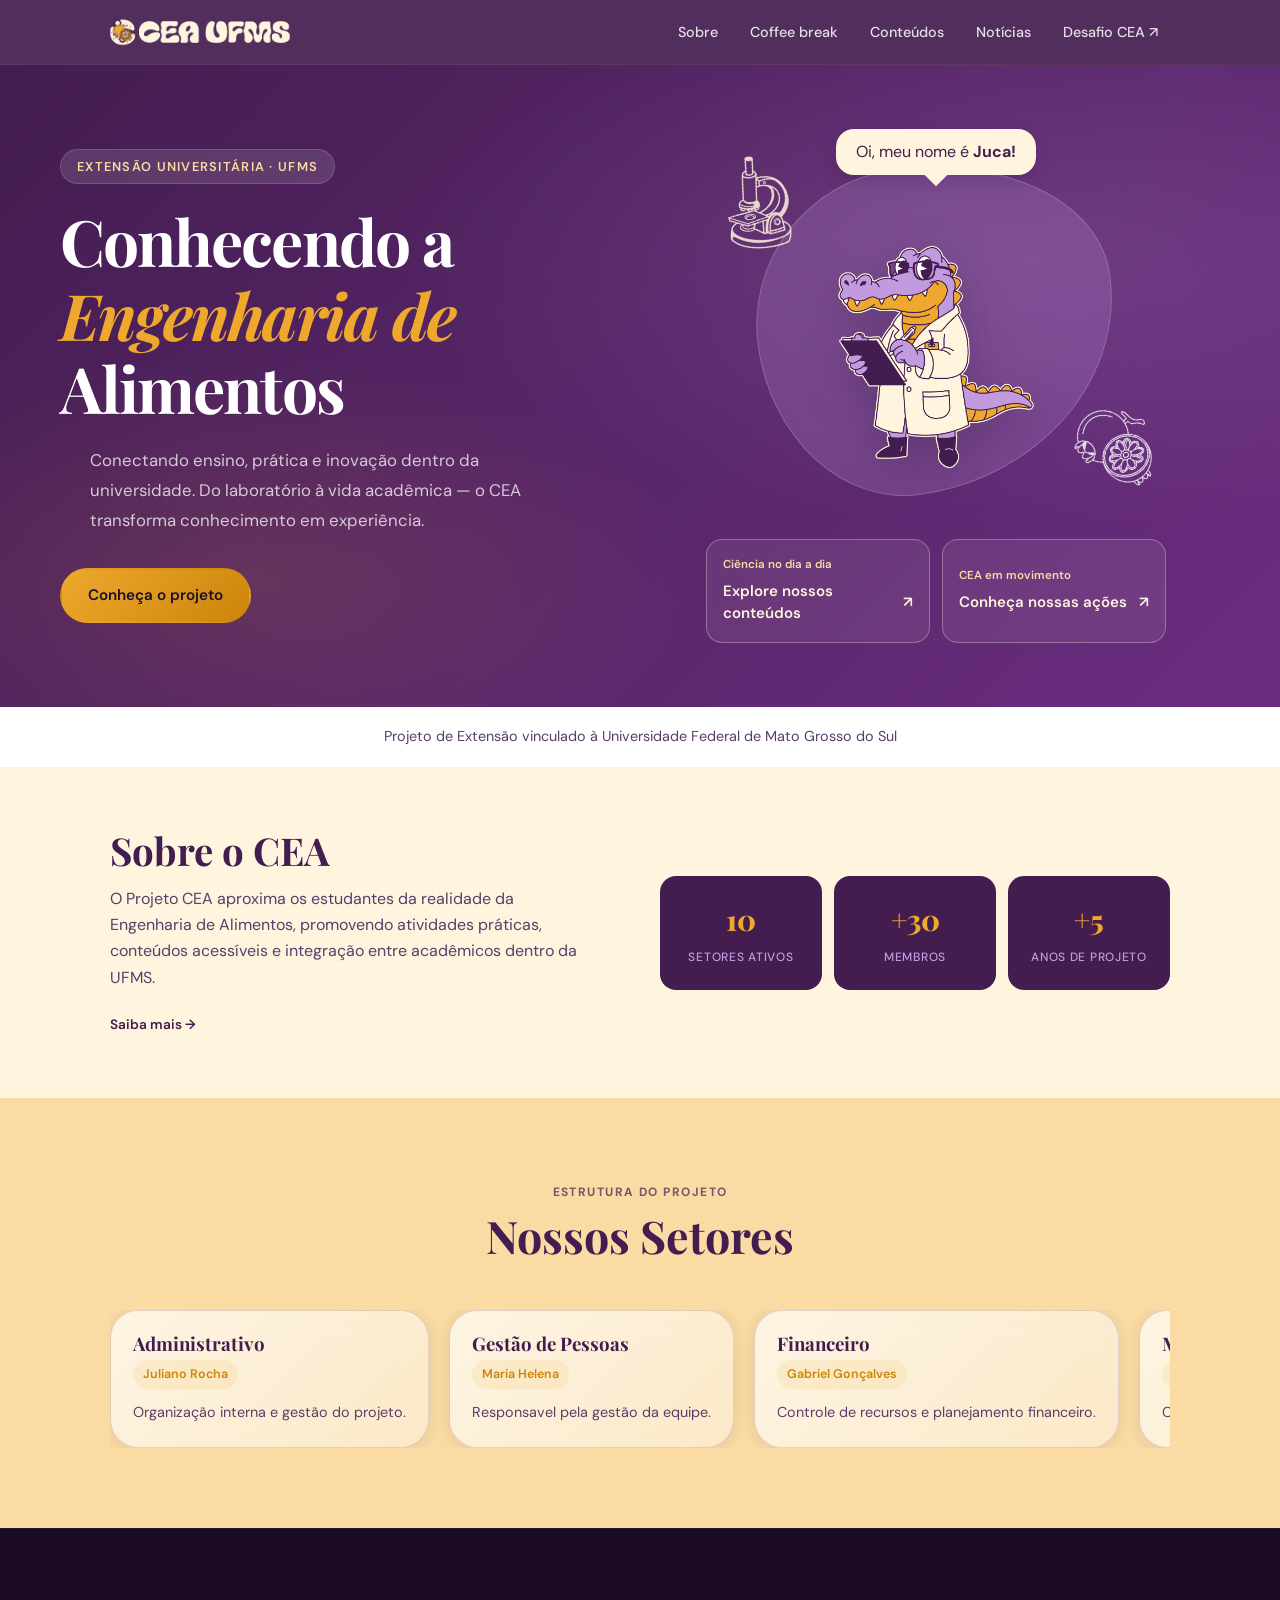
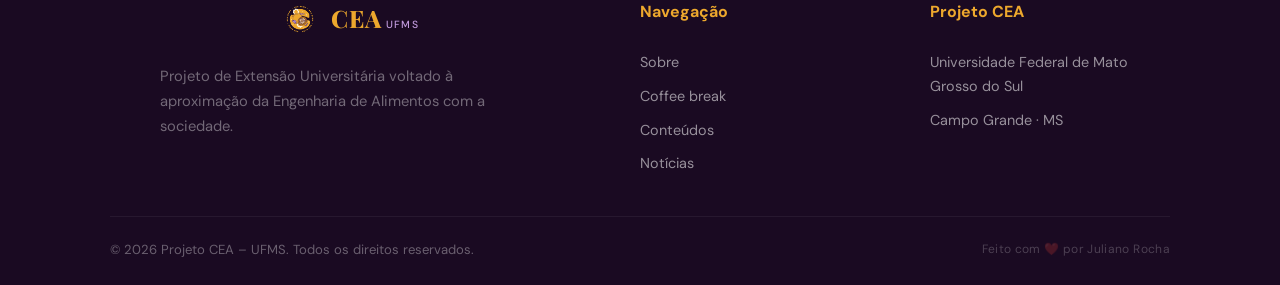
<file: index.html>
<!DOCTYPE html>
<html lang="pt-br">
<head>
    <meta charset="UTF-8">
    <meta name="viewport" content="width=device-width, initial-scale=1.0">
    <meta name="description" content="Projeto CEA da UFMS — extensão universitária que conecta estudantes à Engenharia de Alimentos por meio de inovação, prática e divulgação científica.">
    <meta name="theme-color" content="#431d50">
    <title>Projeto CEA – Conhecendo a Engenharia de Alimentos</title>
    <link rel="icon" type="image/png" href="assets/logo.png">
    <link rel="stylesheet" href="css/style.css">
    <link rel="preconnect" href="https://fonts.googleapis.com">
    <link rel="preconnect" href="https://fonts.gstatic.com" crossorigin>
    <link rel="preload" as="style" href="https://fonts.googleapis.com/css2?family=Playfair+Display:wght@600;700;800&family=DM+Sans:wght@300;400;500;600&display=swap">
    <link rel="stylesheet" href="https://fonts.googleapis.com/css2?family=Playfair+Display:wght@600;700;800&family=DM+Sans:wght@300;400;500;600&display=swap" media="print" onload="this.media='all'">
    <noscript><link rel="stylesheet" href="https://fonts.googleapis.com/css2?family=Playfair+Display:wght@600;700;800&family=DM+Sans:wght@300;400;500;600&display=swap"></noscript>

    <!-- Google tag (gtag.js) -->
<script async src="https://www.googletagmanager.com/gtag/js?id=G-FK88FPD8LT"></script>
<script>
  window.dataLayer = window.dataLayer || [];
  function gtag(){dataLayer.push(arguments);}
  gtag('js', new Date());

  gtag('config', 'G-FK88FPD8LT');
</script>

<meta property="og:title" content="Projeto CEA – Conhecendo a Engenharia de Alimentos">
<meta property="og:description" content="Projeto de extensão universitária da UFMS que conecta estudantes à Engenharia de Alimentos por meio de inovação, prática e divulgação científica.">
<meta property="og:image" content="https://projetocea.github.io/CEA/assets/logo.png">
<meta property="og:type" content="website">
<meta property="og:url" content="https://projetocea.github.io/CEA/">
    
</head>
<body>

<!-- HEADER -->
<header id="header">
    <nav class="nav-container">
        <a href="./" class="logo logo-idv">
            <img
                src="assets/idv/logo-cea-horizontal.png"
                alt="CEA UFMS — Página inicial"
                class="logo-idv-img"
            >
        </a>

        <button class="menu-toggle" id="menuToggle">
            <span></span>
            <span></span>
            <span></span>
        </button>

        <ul class="nav-links" id="navLinks">
            <li><a href="pages/sobre.html">Sobre</a></li>
            <li><a href="pages/coffeebreak.html">Coffee break</a></li>
            <li><a href="pages/conteudos.html">Conteúdos</a></li>
            <li><a href="pages/noticias.html">Notícias</a></li>
            <li>
                <a
                    href="https://desafio.projetocea.com.br"
                    target="_blank"
                    rel="noopener noreferrer"
                    aria-label="Desafio CEA (abre em nova aba)"
                >
                    Desafio CEA <span aria-hidden="true">↗</span>
                </a>
            </li>
        </ul>
    </nav>
</header>

<!-- HERO -->
<section class="hero">
    <div class="hero-bg-shape"></div>
    <div class="hero-content">
        <span class="hero-tag">Extensão Universitária · UFMS</span>
        <h1 class="hero-title">
            Conhecendo a<br>
            <em>Engenharia de</em><br>
            Alimentos
        </h1>
        <p class="hero-desc">
            Conectando ensino, prática e inovação dentro da universidade.
            Do laboratório à vida acadêmica — o CEA transforma conhecimento em experiência.
        </p>
        <div class="hero-actions">
            <a href="pages/sobre.html" class="btn btn-primary">Conheça o projeto</a>
        </div>
    </div>
<div class="hero-visual">
    <div class="universo-cea">

        <div class="mascote-cenario">
            <p class="juca-fala">Oi, meu nome é <strong>Juca!</strong></p>

            <div class="mascote-fundo" aria-hidden="true"></div>

            <img
                src="assets/idv/microscopio-creme.png"
                alt=""
                aria-hidden="true"
                class="mascote-elemento mascote-microscopio"
            >

            <img
                src="assets/idv/frutos-branco.png"
                alt=""
                aria-hidden="true"
                class="mascote-elemento mascote-frutos"
            >

            <img
                src="img/mascote.png"
                alt="Mascote do CEA, um jacaré cientista de jaleco segurando uma prancheta."
                class="mascote-personagem"
                decoding="async"
            >

        </div>

        <div class="mascote-atalhos">
            <a href="pages/conteudos.html" class="mascote-atalho">
                <span class="atalho-tema">Ciência no dia a dia</span>
                <span class="atalho-titulo">
                    Explore nossos conteúdos
                    <span aria-hidden="true">↗</span>
                </span>
            </a>

            <a href="pages/noticias.html" class="mascote-atalho">
                <span class="atalho-tema">CEA em movimento</span>
                <span class="atalho-titulo">
                    Conheça nossas ações
                    <span aria-hidden="true">↗</span>
                </span>
            </a>
        </div>

    </div>
</div>
</section>
<section class="credibilidade">
    <p>
        Projeto de Extensão vinculado à Universidade Federal de Mato Grosso do Sul
    </p>
</section>

<!-- SOBRE STRIP -->
<section class="sobre-strip">
    <div class="container">
        <div class="strip-grid">
            <div class="strip-text">
                <h2>Sobre o CEA</h2>
                <p>
                    O Projeto CEA aproxima os estudantes da realidade da Engenharia de Alimentos,
                    promovendo atividades práticas, conteúdos acessíveis e integração entre acadêmicos
                    dentro da UFMS.
                </p>
                <a href="pages/sobre.html" class="link-arrow">Saiba mais →</a>
            </div>
            <div class="strip-stats">
                <div class="stat">
                    <span class="stat-num">10</span>
                    <span class="stat-label">Setores ativos</span>
                </div>
                <div class="stat">
                    <span class="stat-num">+30</span>
                    <span class="stat-label">Membros</span>
                </div>
                <div class="stat">
                    <span class="stat-num">+5</span>
                    <span class="stat-label">Anos de projeto</span>
                </div>
            </div>
        </div>
    </div>
</section>

<!-- SETORES -->
<section class="setores" id="setores">
  <div class="container">

    <div class="section-header">
      <span class="section-tag">Estrutura do Projeto</span>
      <h2>Nossos Setores</h2>
    </div>

    <div class="setores-slider">

      <div class="setores-track">

        <!-- DUPLICADO PARA LOOP -->
        
        <!-- ADMINISTRATIVO -->
        <div class="setor-glass">
          <h3>Administrativo</h3>
          <span>Juliano Rocha</span>
          <p>Organização interna e gestão do projeto.</p>
        </div>
          
          <!-- Gestão de Pessoas -->
        <div class="setor-glass">
          <h3>Gestão de Pessoas</h3>
          <span>Maria Helena</span>
          <p>Responsavel pela gestão da equipe.</p>
        </div>

        <!-- FINANCEIRO -->
        <div class="setor-glass">
          <h3>Financeiro</h3>
          <span>Gabriel Gonçalves</span>
          <p>Controle de recursos e planejamento financeiro.</p>
        </div>

        <!-- MARKETING -->
        <div class="setor-glass">
          <h3>Marketing</h3>
          <span>Melissa Bravin</span>
          <p>Criação de conteúdo para as redes sociais.</p>
        </div>

        <!-- COMERCIAL -->
        <div class="setor-glass">
          <h3>Comercial</h3>
          <span>Maria Laura</span>
          <p>Comercialização de produtos do CEA.</p>
        </div>

        <!-- DECORAÇÃO -->
        <div class="setor-glass">
          <h3>Decoração</h3>
          <span>Nívia Kimura</span>
          <p>Decoração de festas e eventos do projeto.</p>
        </div>

        <!-- CAMPANHAS -->
        <div class="setor-glass">
          <h3>Campanhas</h3>
          <span>Maria Eduarda</span>
          <p>Ações temáticas e impacto social.</p>
        </div>

        <!-- EDUCATIVO -->
        <div class="setor-glass">
          <h3>Educativo</h3>
          <span>Ágata Beatriz</span>
          <p>Divulgação do projeto em escolas.</p>
        </div>

        <!-- PRODUÇÃO -->
        <div class="setor-glass">
          <h3>Produção</h3>
          <span>Livia Chita</span>
          <p>Produção de alimentos, com foco em frutos nativos do Pantanal e Cerrado.</p>
        </div>

        <!-- CIENTÍFICO -->
        <div class="setor-glass">
          <h3>Científico</h3>
          <span>Nathan Gabriel</span>
          <p>Divulgação científica, criação de conteúdo para as redes sociais.</p>
        </div>

        <!-- 🔁 DUPLICAÇÃO PARA LOOP -->
        <!-- copie tudo acima novamente -->
        
        <div class="setor-glass">
          <h3>Administrativo</h3>
          <span>Juliano Rocha</span>
          <p>Organização interna e gestão do projeto.</p>
        </div>

          <!-- Gestão de Pessoas -->
        <div class="setor-glass">
          <h3>Gestão de Pessoas</h3>
          <span>Maria Helena</span>
          <p>Responsavel pela gestão da equipe.</p>
        </div>

        <div class="setor-glass">
          <h3>Financeiro</h3>
          <span>Gabriel Gonçalves</span>
          <p>Controle de recursos e planejamento financeiro.</p>
        </div>

        <div class="setor-glass">
          <h3>Marketing</h3>
          <span>Melissa Bravin</span>
          <p>Criação de conteúdo para as redes sociais.</p>
        </div>

        <div class="setor-glass">
          <h3>Comercial</h3>
          <span>Maria Laura</span>
          <p>Comercialização de produtos do CEA.</p>
        </div>

        <div class="setor-glass">
          <h3>Decoração</h3>
          <span>Nívia Kimura</span>
          <p>Decoração de festas e eventos do projeto.</p>
        </div>

        <div class="setor-glass">
          <h3>Campanhas</h3>
          <span>Maria Eduarda</span>
          <p>Ações temáticas e impacto social.</p>
        </div>

        <div class="setor-glass">
          <h3>Educativo</h3>
          <span>Ágata Beatriz</span>
          <p>Divulgação do projeto em escolas.</p>
        </div>

        <div class="setor-glass">
          <h3>Produção</h3>
          <span>Livia Chita</span>
          <p>Produção de alimentos, com foco em frutos nativos do Pantanal e Cerrado.</p>
        </div>

        <div class="setor-glass">
          <h3>Científico</h3>
          <span>Nathan Gabriel</span>
          <p>Divulgação científica, criação de conteudo para as redes sociais.</p>
        </div>

      </div>

    </div>

  </div>
</section>


<!-- FOOTER -->
<footer class="footer-modern">
    <div class="container">

        <div class="footer-grid">

            <!-- Marca -->
            <div class="footer-brand">
                <div class="footer-logo">
                    <img src="assets/logo.png" alt="Logo CEA" class="footer-logo-icon">
                    <div>
                        <span class="logo-cea">CEA</span>
                        <span class="logo-sub">UFMS</span>
                    </div>
                </div>

                <p>
                    Projeto de Extensão Universitária voltado à aproximação da Engenharia
                    de Alimentos com a sociedade.
                </p>
            </div>

            <!-- Navegação -->
            <div class="footer-column">
                <h4>Navegação</h4>
                <a href="pages/sobre.html">Sobre</a>
                <a href="pages/coffeebreak.html">Coffee break</a>
                <a href="pages/conteudos.html">Conteúdos</a>
                <a href="pages/noticias.html">Notícias</a>
            </div>

            <!-- Contato -->
            <div class="footer-column">
                <h4>Projeto CEA</h4>
                <span>Universidade Federal de Mato Grosso do Sul</span>
                <span>Campo Grande · MS</span>
            </div>

        </div>

        <div class="footer-bottom">
            <p>© 2026 Projeto CEA – UFMS. Todos os direitos reservados.</p>
            <span class="footer-signature">Feito com ❤️ por Juliano Rocha</span>
        </div>

    </div>
</footer>

<script src="js/script.js"></script>
</body>
</html>
</file>
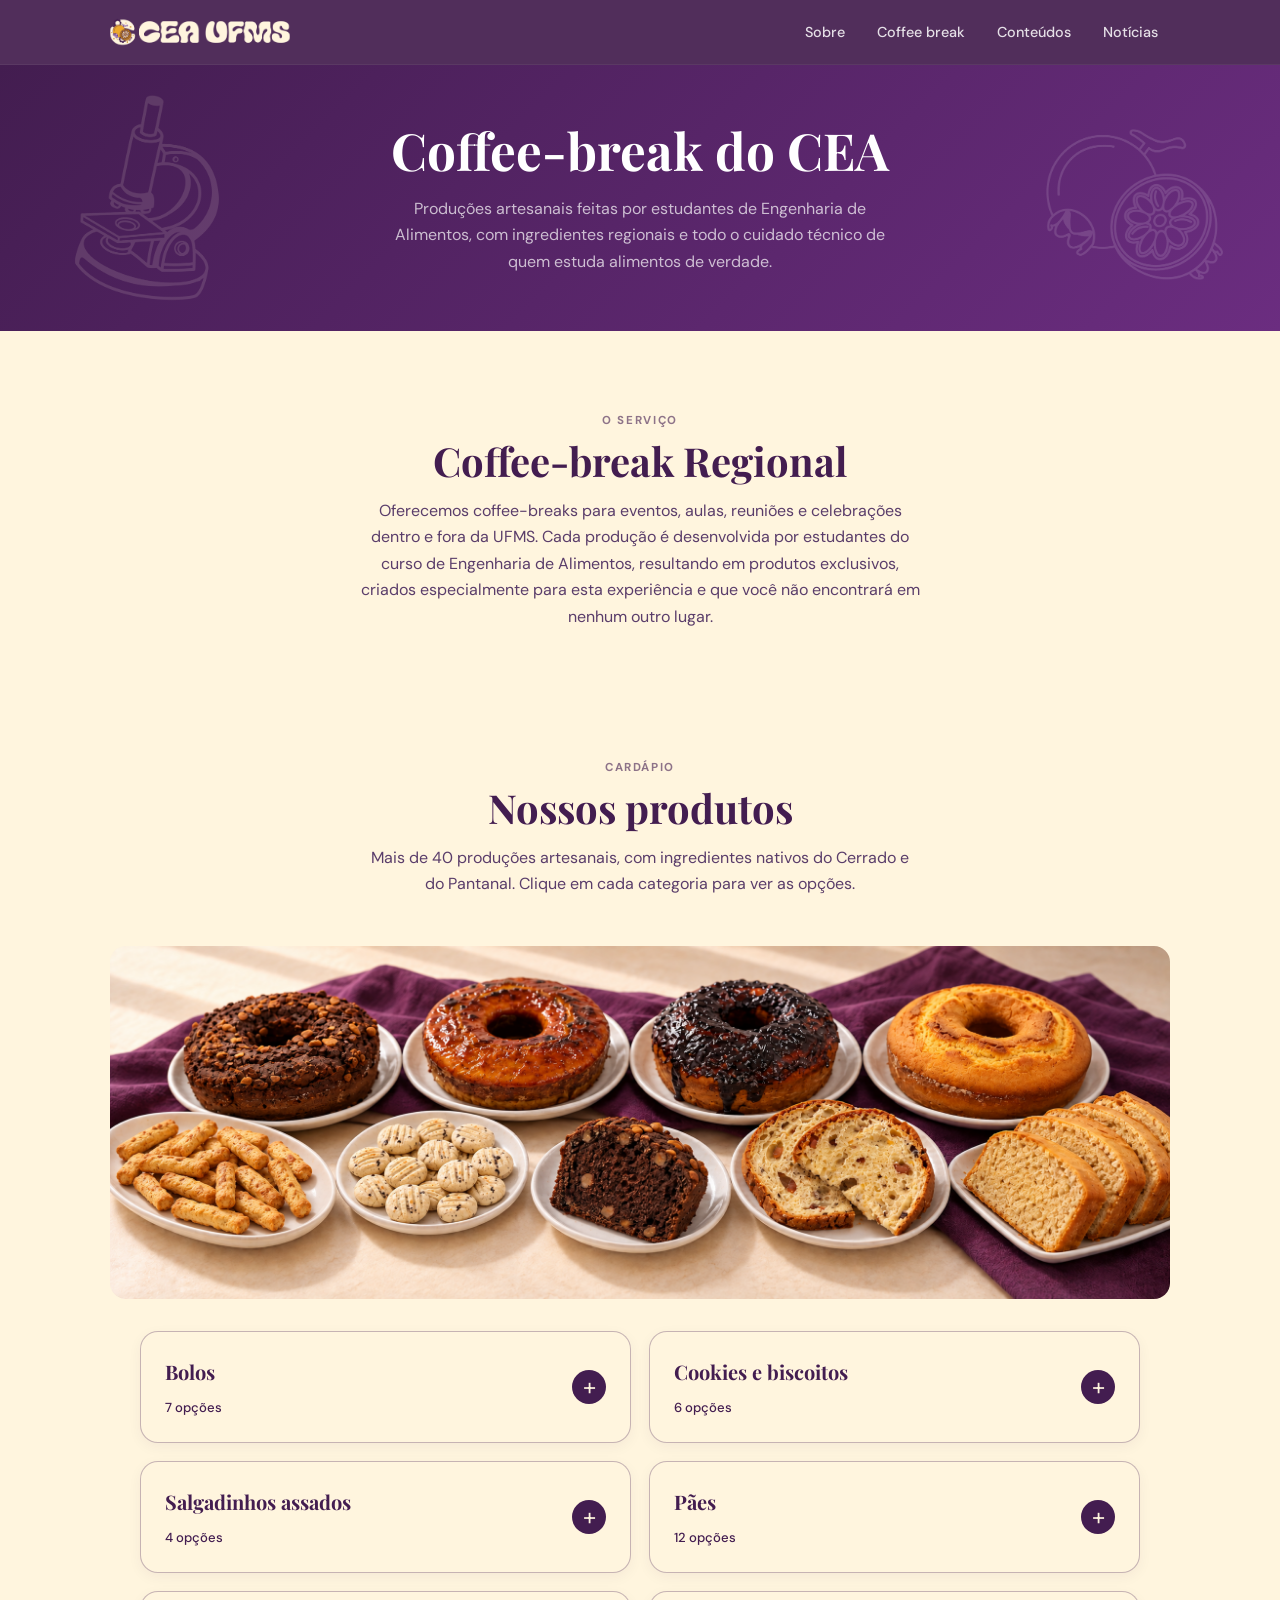
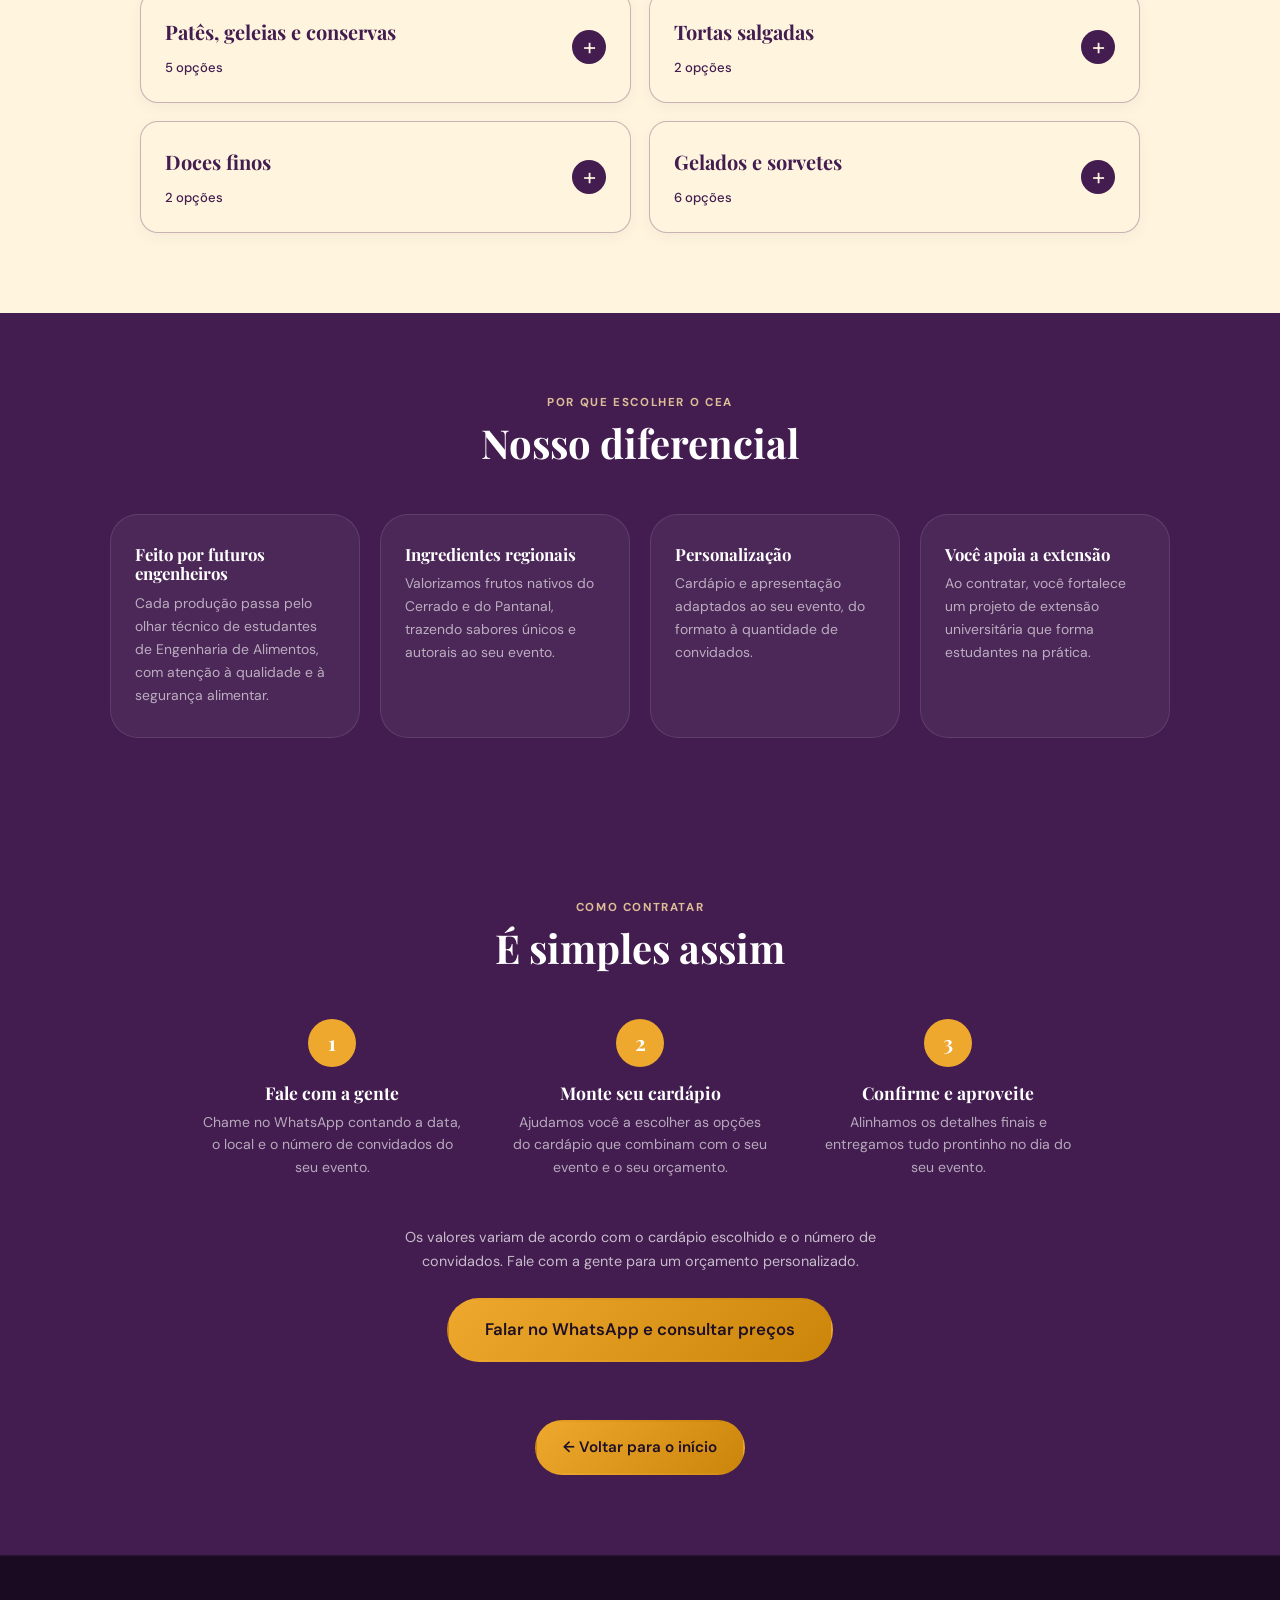
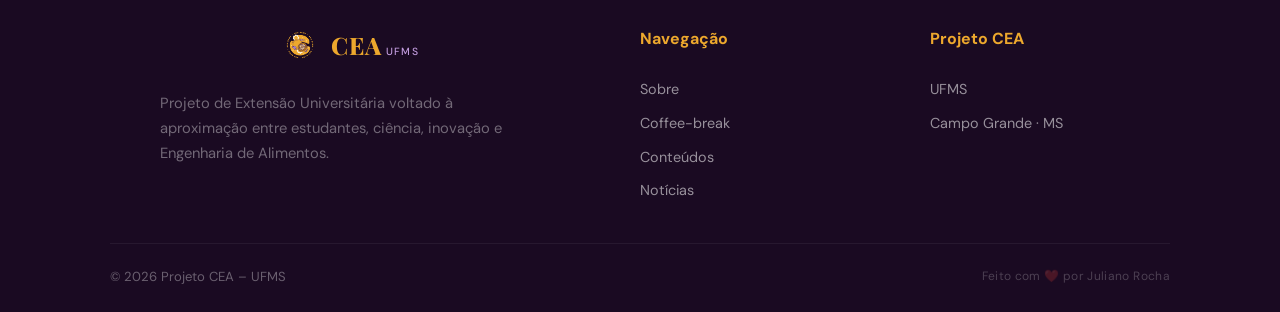
<file: pages/coffeebreak.html>
<!DOCTYPE html>
<html lang="pt-br">
<head>
    <meta charset="UTF-8">
    <meta name="viewport" content="width=device-width, initial-scale=1.0">
    <link rel="stylesheet" href="../css/style.css">
    <link rel="icon" type="image/png" href="../assets/logo.png">
    <meta name="theme-color" content="#431d50">
    <title>Coffee-break – Projeto CEA UFMS</title>
    <meta name="description" content="Contrate o serviço de coffee-break do Projeto CEA: produções artesanais feitas por estudantes de Engenharia de Alimentos da UFMS, com ingredientes regionais do Cerrado e Pantanal.">
    <meta property="og:title" content="Coffee-break – Projeto CEA UFMS">
    <meta property="og:description" content="Contrate o serviço de coffee-break do Projeto CEA: produções artesanais feitas por estudantes de Engenharia de Alimentos da UFMS.">
    <meta property="og:image" content="https://projetocea.github.io/CEA/assets/logo.png">
    <meta property="og:type" content="website">
    <meta property="og:url" content="https://projetocea.github.io/CEA/pages/coffee-break.html">

    <!-- Fonte não-bloqueante -->
    <link rel="preconnect" href="https://fonts.googleapis.com">
    <link rel="preconnect" href="https://fonts.gstatic.com" crossorigin>
    <link rel="preload" as="style" href="https://fonts.googleapis.com/css2?family=Playfair+Display:wght@600;700;800&family=DM+Sans:wght@300;400;500;600&display=swap">
    <link rel="stylesheet" href="https://fonts.googleapis.com/css2?family=Playfair+Display:wght@600;700;800&family=DM+Sans:wght@300;400;500;600&display=swap" media="print" onload="this.media='all'">
    <noscript><link rel="stylesheet" href="https://fonts.googleapis.com/css2?family=Playfair+Display:wght@600;700;800&family=DM+Sans:wght@300;400;500;600&display=swap"></noscript>

    <!-- Google tag (gtag.js) -->
    <script async src="https://www.googletagmanager.com/gtag/js?id=G-FK88FPD8LT"></script>
    <script>
      window.dataLayer = window.dataLayer || [];
      function gtag(){dataLayer.push(arguments);}
      gtag('js', new Date());
      gtag('config', 'G-FK88FPD8LT');
    </script>

    <style>
        /* ── SEÇÕES DE APOIO ── */
        .s-bege { padding: 80px 0; background: var(--bege); }
        .s-roxo { padding: 80px 0; background: var(--roxo-escuro); }

        .sh-bege { text-align: center; margin-bottom: 48px; }
        .sh-bege .stag {
            display: block;
            color: var(--roxo-escuro);
            font-size: .72rem;
            font-weight: 700;
            letter-spacing: .14em;
            text-transform: uppercase;
            margin-bottom: 8px;
            opacity: .6;
        }
        .sh-bege h2 {
            font-family: var(--font-display);
            font-size: clamp(1.7rem, 4vw, 2.5rem);
            color: var(--roxo-escuro);
            margin: 0;
        }
        .sh-bege p.sh-desc {
            max-width: 560px;
            margin: 14px auto 0;
            color: var(--text-mid);
            font-size: 1rem;
        }

        .sh-roxo { text-align: center; margin-bottom: 48px; }
        .sh-roxo .stag {
            display: block;
            color: var(--amarelo);
            font-size: .72rem;
            font-weight: 700;
            letter-spacing: .14em;
            text-transform: uppercase;
            margin-bottom: 8px;
            opacity: .85;
        }
        .sh-roxo h2 {
            font-family: var(--font-display);
            font-size: clamp(1.7rem, 4vw, 2.5rem);
            color: white;
            margin: 0;
        }
        .sh-roxo p.sh-desc {
            max-width: 560px;
            margin: 14px auto 0;
            color: rgba(255,255,255,.7);
            font-size: 1rem;
        }

        /* ── PLACEHOLDER DE IMAGEM (reservado p/ quando houver fotos) ── */
        .img-placeholder {
            width: 100%;
            aspect-ratio: 4 / 3;
            border-radius: var(--radius-md);
            border: 2px dashed rgba(67,29,80,.25);
            background: repeating-linear-gradient(
                135deg,
                rgba(67,29,80,.04),
                rgba(67,29,80,.04) 10px,
                rgba(67,29,80,.08) 10px,
                rgba(67,29,80,.08) 20px
            );
            display: flex;
            flex-direction: column;
            align-items: center;
            justify-content: center;
            gap: 6px;
            color: var(--text-mid);
            text-align: center;
            padding: 20px;
        }
        .img-placeholder .ph-icon { font-size: 2rem; }
        .img-placeholder span {
            font-size: .78rem;
            font-weight: 600;
            text-transform: uppercase;
            letter-spacing: .04em;
        }

        /* ── INFORMAÇÃO DE ALÉRGENO (texto discreto) ── */
        .mc-alergeno {
            font-style: italic;
            font-size: .8rem;
            color: var(--text-mid);
            opacity: .8;
        }

        /* ── CARDÁPIO EM CARTÕES EXPANSÍVEIS ── */

.cardapio-acordeao {
    display: grid;
    grid-template-columns: repeat(2, minmax(0, 1fr));
    align-items: start;
    gap: 18px;
    width: 100%;
    max-width: 1000px;
    margin: 0 auto;
}

.cardapio-acordeao .menu-cat {
    min-width: 0;
    background: var(--bege);
    border: 1px solid rgba(67, 29, 80, 0.3);
    border-radius: 18px;
    overflow: hidden;
    box-shadow: 0 4px 14px rgba(67, 29, 80, 0.05);
    transition: border-color 0.2s, box-shadow 0.2s;
}

.cardapio-acordeao .menu-cat:hover {
    border-color: var(--roxo-escuro);
    box-shadow: 0 6px 18px rgba(67, 29, 80, 0.1);
}

/* Cabeçalho clicável de cada cartão */
.cardapio-acordeao .menu-cat > summary {
    display: grid;
    grid-template-columns: minmax(0, 1fr) 34px;
    grid-template-rows: auto auto;
    align-items: center;
    column-gap: 16px;
    row-gap: 6px;
    min-height: 110px;
    padding: 22px 24px;
    list-style: none;
    cursor: pointer;
    font-family: var(--font-display);
    font-size: 1.25rem;
    font-weight: 700;
    line-height: 1.35;
    color: var(--roxo-escuro);
    transition: background-color 0.2s, color 0.2s;
}

.cardapio-acordeao .menu-cat > summary::-webkit-details-marker {
    display: none;
}

.cardapio-acordeao .menu-cat > summary::marker {
    content: "";
}

/* Quantidade abaixo do nome */
.cardapio-acordeao .mc-count {
    grid-column: 1;
    grid-row: 2;
    font-family: var(--font-body);
    font-size: 0.82rem;
    font-weight: 500;
    color: var(--roxo-escuro);
}

/* Indicador de abrir e fechar */
.cardapio-acordeao .menu-cat > summary::after {
    content: "+";
    grid-column: 2;
    grid-row: 1 / 3;
    display: grid;
    place-items: center;
    width: 34px;
    height: 34px;
    margin: 0;
    border-radius: 50%;
    background: var(--roxo-escuro);
    color: var(--bege);
    font-family: var(--font-body);
    font-size: 1.5rem;
    font-weight: 400;
    line-height: 1;
}

/* Categoria selecionada */
.cardapio-acordeao .menu-cat[open] {
    border-color: var(--roxo-escuro);
    background: white;
}

.cardapio-acordeao .menu-cat[open] > summary {
    background: var(--roxo-escuro);
    color: var(--bege);
}

.cardapio-acordeao .menu-cat[open] .mc-count {
    color: var(--bege);
}

.cardapio-acordeao .menu-cat[open] > summary::after {
    content: "−";
    background: var(--amarelo);
    color: var(--roxo-escuro);
}

/* Destaque para navegação pelo teclado */
.cardapio-acordeao .menu-cat > summary:focus-visible {
    outline: 3px solid var(--amarelo);
    outline-offset: -5px;
}

/* Lista de produtos */
.cardapio-acordeao .mc-lista {
    list-style: none;
    margin: 0;
    padding: 8px 24px 18px;
}

.cardapio-acordeao .mc-lista li {
    display: flex;
    flex-direction: column;
    gap: 5px;
    padding: 14px 0;
    border-top: 1px solid rgba(67, 29, 80, 0.12);
}

.cardapio-acordeao .mc-lista li:first-child {
    border-top: none;
}

.cardapio-acordeao .mc-nome {
    color: var(--roxo-escuro);
    font-size: 0.95rem;
    font-weight: 600;
    line-height: 1.5;
}

.cardapio-acordeao .mc-alergeno {
    color: #62566a;
    font-size: 0.8rem;
    line-height: 1.5;
}

/* Uma coluna no celular */
@media (max-width: 700px) {
    .cardapio-acordeao {
        grid-template-columns: 1fr;
        gap: 12px;
    }

    .cardapio-acordeao .menu-cat > summary {
        min-height: 94px;
        padding: 18px 20px;
        font-size: 1.12rem;
    }

    .cardapio-acordeao .mc-lista {
        padding: 6px 20px 14px;
    }
}

@media (prefers-reduced-motion: reduce) {
    .cardapio-acordeao .menu-cat,
    .cardapio-acordeao .menu-cat > summary {
        transition: none;
    }
}

        /* ── DIFERENCIAIS ── */
        .dif-grid {
            display: grid;
            grid-template-columns: 1fr;
            gap: 20px;
        }
        @media (min-width: 640px)  { .dif-grid { grid-template-columns: repeat(2, 1fr); } }
        @media (min-width: 1100px) { .dif-grid { grid-template-columns: repeat(4, 1fr); } }

        .dif-card {
            border-radius: var(--radius-lg);
            border: 1.5px solid rgba(255,255,255,.1);
            padding: 30px 24px;
            background: rgba(255,255,255,.05);
            transition: var(--transition);
        }
        .dif-card:hover {
            background: rgba(255,255,255,.09);
            border-color: var(--roxo-claro);
            transform: translateY(-4px);
            box-shadow: var(--shadow-pop);
        }
        .dif-card h3 {
            font-family: var(--font-display);
            font-size: 1.05rem;
            color: white;
            margin-bottom: 8px;
        }
        .dif-card p {
            font-family: var(--font-body);
            font-size: .87rem;
            color: rgba(255,255,255,.62);
            line-height: 1.65;
            margin: 0;
        }

        /* ── COMO CONTRATAR ── */
        .cta-preco {
            max-width: 480px;
            margin: 0 auto 24px;
            font-size: .9rem;
            color: rgba(255,255,255,.7);
        }
        .passos-grid {
            display: grid;
            grid-template-columns: 1fr;
            gap: 24px;
            max-width: 900px;
            margin: 0 auto 48px;
        }
        @media (min-width: 768px) { .passos-grid { grid-template-columns: repeat(3, 1fr); } }

        .passo-card { text-align: center; padding: 0 12px; }
        .passo-num {
            width: 48px; height: 48px;
            border-radius: 50%;
            background: var(--laranja);
            color: white;
            font-family: var(--font-display);
            font-weight: 700;
            font-size: 1.3rem;
            display: flex;
            align-items: center;
            justify-content: center;
            margin: 0 auto 16px;
        }
        .passo-card h3 {
            font-family: var(--font-display);
            font-size: 1.1rem;
            color: white;
            margin-bottom: 8px;
        }
        .passo-card p {
            font-size: .88rem;
            color: rgba(255,255,255,.62);
            line-height: 1.6;
        }

        .btn-whatsapp {
            display: inline-flex;
            align-items: center;
            gap: 10px;
        }

        .aviso-placeholder {
            text-align: center;
            font-size: .78rem;
            color: rgba(255,255,255,.45);
            margin-top: 18px;
        }
    </style>
</head>
<body>

<!-- HEADER -->
<header id="header">
    <nav class="nav-container">
        <a href="../" class="logo logo-idv">
    <img
        src="../assets/idv/logo-cea-horizontal.png"
        alt="CEA UFMS — Página inicial"
        class="logo-idv-img"
    >
</a>

        <button class="menu-toggle" id="menuToggle" aria-label="Abrir menu">
            <span></span>
            <span></span>
            <span></span>
        </button>

        <ul class="nav-links" id="navLinks">
            <li><a href="sobre.html">Sobre</a></li>
            <li><a href="coffeebreak.html">Coffee break</a></li>
            <li><a href="conteudos.html">Conteúdos</a></li>
            <li><a href="noticias.html">Notícias</a></li>
        </ul>
    </nav>
</header>

<!-- HERO -->
<section class="page-hero">
    <h1>Coffee-break do CEA</h1>
    <p>Produções artesanais feitas por estudantes de Engenharia de Alimentos, com ingredientes regionais e todo o cuidado técnico de quem estuda alimentos de verdade.</p>
</section>

<main>

    <!-- ── O QUE OFERECEMOS ── -->
    <section class="s-bege">
        <div class="container">
            <div class="sh-bege">
                <span class="stag">O serviço</span>
                <h2>Coffee-break Regional</h2>
                <p class="sh-desc">
                    Oferecemos coffee-breaks para eventos, aulas, reuniões e celebrações dentro e fora da UFMS.
                    Cada produção é desenvolvida por estudantes do curso de Engenharia de Alimentos, resultando
                    em produtos exclusivos, criados especialmente para esta experiência e que você não encontrará
                    em nenhum outro lugar.
                </p>
            </div>
        </div>
    </section>

    <!-- ── CARDÁPIO (produtos reais fornecidos pela UNITAL) ── -->
    <section class="s-bege" style="padding-top: 0;">
        <div class="container">

            <div class="sh-bege">
                <span class="stag">Cardápio</span>
                <h2>Nossos produtos</h2>
                <p class="sh-desc">Mais de 40 produções artesanais, com ingredientes nativos do Cerrado e do Pantanal. Clique em cada categoria para ver as opções.</p>
            </div>

            <figure class="cardapio-banner">
    <img
        src="../img/banner-coffee-break.png"
        alt="Seleção de bolos, fatias, palitinhos e sequilhos."
        loading="lazy"
        decoding="async"
        width="2172"
        height="724"
    >
</figure>
            <div class="cardapio-acordeao">

               <details class="menu-cat" name="cardapio-cea">
                    <summary>Bolos <span class="mc-count">7 opções</span></summary>
                    <ul class="mc-lista">
                        <li><span class="mc-nome">Bolo de chocolate e castanha de baru</span><span class="mc-alergeno">Contém ovos, glúten e lácteos</span></li>
                        <li><span class="mc-nome">Bolo de laranja e especiaria de guavira</span><span class="mc-alergeno">Contém ovos e glúten</span></li>
                        <li><span class="mc-nome">Bolo de jenipapo</span><span class="mc-alergeno">Contém ovos, glúten e lácteos</span></li>
                        <li><span class="mc-nome">Bolo de bocaiuva</span><span class="mc-alergeno">Contém ovos, glúten e lácteos</span></li>
                        <li><span class="mc-nome">Bolo vegano de castanha de baru</span><span class="mc-alergeno">Vegano · contém glúten</span></li>
                        <li><span class="mc-nome">Bolo vegano de laranja e especiaria de guavira</span><span class="mc-alergeno">Vegano · contém glúten</span></li>
                        <li><span class="mc-nome">Bolo vegano de jenipapo</span><span class="mc-alergeno">Vegano · contém glúten</span></li>
                    </ul>
                </details>

                <details class="menu-cat" name="cardapio-cea">
                    <summary>Cookies e biscoitos <span class="mc-count">6 opções</span></summary>
                    <ul class="mc-lista">
                        <li><span class="mc-nome">Amanteigado de bocaiuva</span><span class="mc-alergeno">Contém glúten</span></li>
                        <li><span class="mc-nome">Cookies de pequi</span><span class="mc-alergeno">Contém ovos e glúten</span></li>
                        <li><span class="mc-nome">Sequilhos de castanha de baru</span><span class="mc-alergeno">Sem ovos, glúten e lácteos</span></li>
                        <li><span class="mc-nome">Sequilhos de jenipapo</span><span class="mc-alergeno">Sem ovos, glúten e lácteos</span></li>
                        <li><span class="mc-nome">Cookies de jatobá e chocolate ao leite</span><span class="mc-alergeno">Contém ovos, glúten e lácteos</span></li>
                        <li><span class="mc-nome">Cookies de jatobá e chocolate branco</span><span class="mc-alergeno">Contém ovos, glúten e lácteos</span></li>
                    </ul>
                </details>

                <details class="menu-cat" name="cardapio-cea">
                    <summary>Salgadinhos assados <span class="mc-count">4 opções</span></summary>
                    <ul class="mc-lista">
                        <li><span class="mc-nome">Palitinho de orégano</span><span class="mc-alergeno">Contém glúten</span></li>
                        <li><span class="mc-nome">Palitinho de alecrim</span><span class="mc-alergeno">Contém glúten</span></li>
                        <li><span class="mc-nome">Palitinho de salsa</span><span class="mc-alergeno">Contém glúten</span></li>
                        <li><span class="mc-nome">Palitinho de acuri</span><span class="mc-alergeno">Contém glúten</span></li>
                    </ul>
                </details>

                <details class="menu-cat" name="cardapio-cea">
                    <summary>Pães <span class="mc-count">12 opções</span></summary>
                    <ul class="mc-lista">
                        <li><span class="mc-nome">Pão de castanha de baru</span><span class="mc-alergeno">Contém ovos, glúten e lácteos</span></li>
                        <li><span class="mc-nome">Pão de acuri</span><span class="mc-alergeno">Contém ovos, glúten e lácteos</span></li>
                        <li><span class="mc-nome">Pão de pequi</span><span class="mc-alergeno">Contém ovos, glúten e lácteos</span></li>
                        <li><span class="mc-nome">Pão de bocaiuva</span><span class="mc-alergeno">Contém ovos, glúten e lácteos</span></li>
                        <li><span class="mc-nome">Pão de jenipapo</span><span class="mc-alergeno">Contém ovos, glúten e lácteos</span></li>
                        <li><span class="mc-nome">Pão de castanha de baru (sem lácteos)</span><span class="mc-alergeno">Contém ovos e glúten</span></li>
                        <li><span class="mc-nome">Pão de acuri (sem lácteos)</span><span class="mc-alergeno">Contém ovos e glúten</span></li>
                        <li><span class="mc-nome">Pão de pequi (sem lácteos)</span><span class="mc-alergeno">Contém ovos e glúten</span></li>
                        <li><span class="mc-nome">Pão de bocaiuva (sem lácteos)</span><span class="mc-alergeno">Contém ovos e glúten</span></li>
                        <li><span class="mc-nome">Pão de jenipapo (sem lácteos)</span><span class="mc-alergeno">Contém ovos e glúten</span></li>
                        <li><span class="mc-nome">Pão de queijo de pequi</span><span class="mc-alergeno">Contém ovos e lácteos</span></li>
                        <li><span class="mc-nome">Pão de queijo de bocaiuva</span><span class="mc-alergeno">Contém ovos e lácteos</span></li>
                    </ul>
                </details>

                <details class="menu-cat" name="cardapio-cea">
                    <summary>Patês, geleias e conservas <span class="mc-count">5 opções</span></summary>
                    <ul class="mc-lista">
                        <li><span class="mc-nome">Caponata de berinjela e castanha de baru</span><span class="mc-alergeno">Sem ovos, glúten e lácteos</span></li>
                        <li><span class="mc-nome">Patê de ricota e castanha de baru</span><span class="mc-alergeno">Contém lácteos</span></li>
                        <li><span class="mc-nome">Geleia de guavira</span><span class="mc-alergeno">Sem ovos, glúten e lácteos</span></li>
                        <li><span class="mc-nome">Geleia de hibisco</span><span class="mc-alergeno">Sem ovos, glúten e lácteos</span></li>
                        <li><span class="mc-nome">Geleia de tamarindo</span><span class="mc-alergeno">Sem ovos, glúten e lácteos</span></li>
                    </ul>
                </details>

                <details class="menu-cat" name="cardapio-cea">
                    <summary>Tortas salgadas <span class="mc-count">2 opções</span></summary>
                    <ul class="mc-lista">
                        <li><span class="mc-nome">Torta de jatobá e legumes</span><span class="mc-alergeno">Contém ovos, glúten e lácteos</span></li>
                        <li><span class="mc-nome">Torta de jatobá e sardinha</span><span class="mc-alergeno">Contém ovos, glúten e lácteos</span></li>
                    </ul>
                </details>

               <details class="menu-cat" name="cardapio-cea">
                    <summary>Doces finos <span class="mc-count">2 opções</span></summary>
                    <ul class="mc-lista">
                        <li><span class="mc-nome">Brigadeiro de castanha de baru</span><span class="mc-alergeno">Contém lácteos</span></li>
                        <li><span class="mc-nome">Beijinho de bocaiuva</span><span class="mc-alergeno">Contém lácteos</span></li>
                    </ul>
                </details>

               <details class="menu-cat" name="cardapio-cea">
                    <summary>Gelados e sorvetes <span class="mc-count">6 opções</span></summary>
                    <ul class="mc-lista">
                        <li><span class="mc-nome">Frozen de guavira</span><span class="mc-alergeno">Contém lácteos</span></li>
                        <li><span class="mc-nome">Frozen de jenipapo azul</span><span class="mc-alergeno">Contém lácteos</span></li>
                        <li><span class="mc-nome">Sorvete de café</span><span class="mc-alergeno">Contém lácteos</span></li>
                        <li><span class="mc-nome">Sorvete de maracujá</span><span class="mc-alergeno">Contém lácteos</span></li>
                        <li><span class="mc-nome">Sorvete de chocolate</span><span class="mc-alergeno">Contém lácteos</span></li>
                        <li><span class="mc-nome">Sorbet de frutas vermelhas</span><span class="mc-alergeno">Sem lácteos</span></li>
                    </ul>
                </details>

            </div>
        </div>
    </section>

    <!-- ── DIFERENCIAIS ── -->
    <section class="s-roxo">
        <div class="container">
            <div class="sh-roxo">
                <span class="stag">Por que escolher o CEA</span>
                <h2>Nosso diferencial</h2>
            </div>

            <div class="dif-grid">
                <div class="dif-card">
                    <h3>Feito por futuros engenheiros</h3>
                    <p>Cada produção passa pelo olhar técnico de estudantes de Engenharia de Alimentos, com atenção à qualidade e à segurança alimentar.</p>
                </div>
                <div class="dif-card">
                    <h3>Ingredientes regionais</h3>
                    <p>Valorizamos frutos nativos do Cerrado e do Pantanal, trazendo sabores únicos e autorais ao seu evento.</p>
                </div>
                <div class="dif-card">
                    <h3>Personalização</h3>
                    <p>Cardápio e apresentação adaptados ao seu evento, do formato à quantidade de convidados.</p>
                </div>
                <div class="dif-card">
                    <h3>Você apoia a extensão</h3>
                    <p>Ao contratar, você fortalece um projeto de extensão universitária que forma estudantes na prática.</p>
                </div>
            </div>
        </div>
    </section>

    <!-- ── COMO CONTRATAR ── -->
    <section class="s-roxo" id="contratar">
        <div class="container">
            <div class="sh-roxo">
                <span class="stag">Como contratar</span>
                <h2>É simples assim</h2>
            </div>

            <div class="passos-grid">
                <div class="passo-card">
                    <span class="passo-num">1</span>
                    <h3>Fale com a gente</h3>
                    <p>Chame no WhatsApp contando a data, o local e o número de convidados do seu evento.</p>
                </div>
                <div class="passo-card">
                    <span class="passo-num">2</span>
                    <h3>Monte seu cardápio</h3>
                    <p>Ajudamos você a escolher as opções do cardápio que combinam com o seu evento e o seu orçamento.</p>
                </div>
                <div class="passo-card">
                    <span class="passo-num">3</span>
                    <h3>Confirme e aproveite</h3>
                    <p>Alinhamos os detalhes finais e entregamos tudo prontinho no dia do seu evento.</p>
                </div>
            </div>

            <div style="text-align:center;">
                <p class="cta-preco">Os valores variam de acordo com o cardápio escolhido e o número de convidados. Fale com a gente para um orçamento personalizado.</p>
                <a href="https://wa.me/5567981855121?text=Ol%C3%A1!%20Gostaria%20de%20saber%20mais%20sobre%20pre%C3%A7os%20e%20disponibilidade%20do%20coffee-break%20do%20CEA."
                   class="btn btn-primary btn-lg btn-whatsapp"
                   target="_blank" rel="noopener">
                    Falar no WhatsApp e consultar preços
                </a>
                <p class="aviso-placeholder"><!-- Lembrete interno: trocar o número de WhatsApp acima antes de publicar --></p>
            </div>
        </div>
        <div style="text-align:center; padding: 40px 0 0;">
                <a href="../" class="btn btn-primary">← Voltar para o início</a>
            </div>
    </section>

</main>

<!-- FOOTER -->
<footer class="footer-modern">
    <div class="container">
        <div class="footer-grid">

            <div class="footer-brand">
                <div class="footer-logo">
                    <img src="../assets/logo.png" alt="Logo CEA" class="footer-logo-icon">
                    <div>
                        <span class="logo-cea">CEA</span>
                        <span class="logo-sub">UFMS</span>
                    </div>
                </div>

                <p>
                    Projeto de Extensão Universitária voltado à aproximação entre
                    estudantes, ciência, inovação e Engenharia de Alimentos.
                </p>
            </div>

            <div class="footer-column">
                <h4>Navegação</h4>
                <a href="sobre.html">Sobre</a>
                <a href="coffee-break.html">Coffee-break</a>
                <a href="conteudos.html">Conteúdos</a>
                <a href="noticias.html">Notícias</a>
            </div>

            <div class="footer-column">
                <h4>Projeto CEA</h4>
                <span>UFMS</span>
                <span>Campo Grande · MS</span>
            </div>

        </div>

        <div class="footer-bottom">
            <p>© 2026 Projeto CEA – UFMS</p>
            <span class="footer-signature">Feito com ❤️ por Juliano Rocha</span>
        </div>
    </div>
</footer>

<script src="../js/script.js"></script>

</body>
</html>
</file>
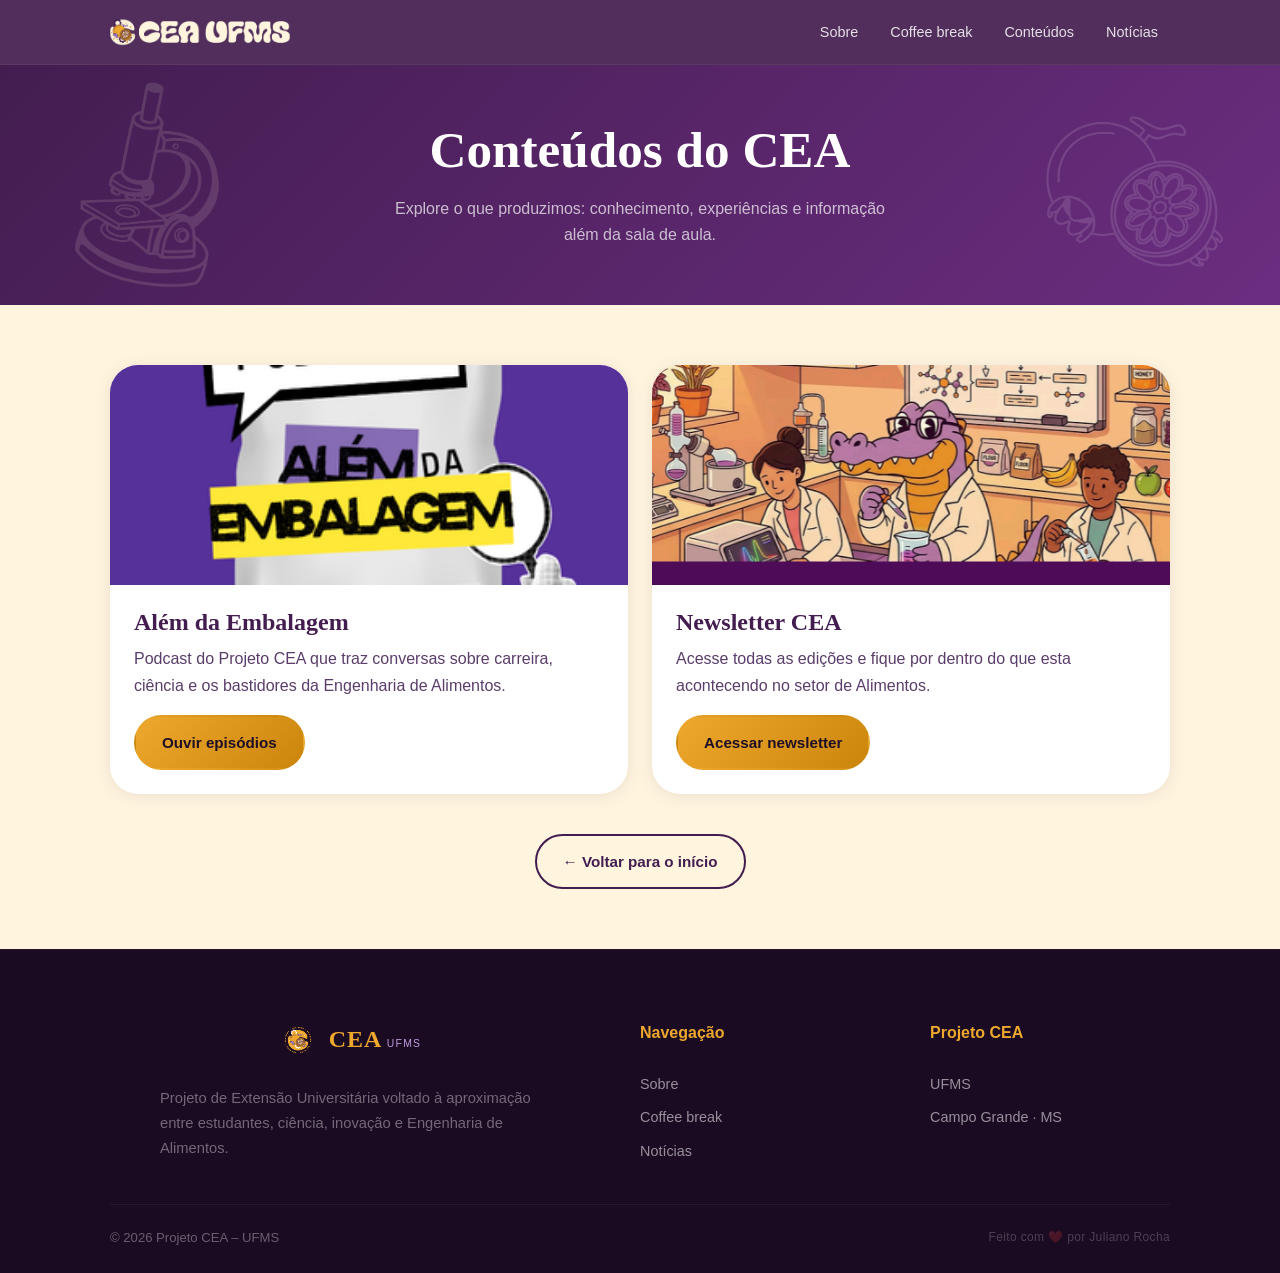
<file: pages/conteudos.html>
<!DOCTYPE html>
<html lang="pt-br">
<head>
    <link rel="stylesheet" href="../css/style.css">
    <link rel="icon" type="image/png" href="../assets/logo.png">
    <meta name="theme-color" content="#431d50">
    <meta charset="UTF-8">
    <meta name="viewport" content="width=device-width, initial-scale=1.0">
    <meta name="description" content="Acesse conteúdos educativos sobre Engenharia de Alimentos produzidos pelo Projeto CEA da UFMS.">
    <meta property="og:title" content="Conteúdos – Projeto CEA UFMS">
    <meta property="og:description" content="Acesse conteúdos educativos sobre Engenharia de Alimentos produzidos pelo Projeto CEA da UFMS.">
    <meta property="og:image" content="https://projetocea.github.io/CEA/assets/logo.png">
    <meta property="og:type" content="website">
    <meta property="og:url" content="https://projetocea.github.io/CEA/pages/conteudos.html">
    <title>Conteúdos – Projeto CEA</title>

    <!-- CSS -->
    <link rel="stylesheet" href="../css/style.css">

    <!-- Google tag (gtag.js) -->
<script async src="https://www.googletagmanager.com/gtag/js?id=G-FK88FPD8LT"></script>
<script>
  window.dataLayer = window.dataLayer || [];
  function gtag(){dataLayer.push(arguments);}
  gtag('js', new Date());

  gtag('config', 'G-FK88FPD8LT');
</script>

</head>
<body>

<!-- HEADER -->
<header id="header">
    <nav class="nav-container">
        <a href="../" class="logo logo-idv">
    <img
        src="../assets/idv/logo-cea-horizontal.png"
        alt="CEA UFMS — Página inicial"
        class="logo-idv-img"
    >
</a>

        <button class="menu-toggle" id="menuToggle">
            <span></span>
            <span></span>
            <span></span>
        </button>

        <ul class="nav-links" id="navLinks">
            <li><a href="sobre.html">Sobre</a></li>
            <li><a href="coffeebreak.html">Coffee break</a></li>
            <li><a href="conteudos.html">Conteúdos</a></li>
            <li><a href="noticias.html">Notícias</a></li>
        </ul>
    </nav>
</header>

<!-- HERO -->
<section class="page-hero">
    <h1>Conteúdos do CEA</h1>
    <p>Explore o que produzimos: conhecimento, experiências e informação além da sala de aula.</p>
</section>

<!-- CONTEÚDO -->
<section class="page-content">
    <div class="container">

        <div class="conteudos-grid">

            <!-- PODCAST -->
            <div class="conteudo-card">
                <div class="conteudo-img">
                    <img src="../img/podcast.jpg" alt="Podcast CEA">
                </div>
                <div class="conteudo-info">
                    <h2>Além da Embalagem</h2>
                    <p>
                        Podcast do Projeto CEA que traz conversas sobre carreira, ciência e os bastidores da Engenharia de Alimentos.
                    </p>

                    <!-- 👇 COLE SEU LINK AQUI -->
                    <a href="https://open.spotify.com/show/2vwSVjBlH5QZ3b6l4oDzuR?si=43b23e6433084a8f" class="btn btn-primary">Ouvir episódios</a>
                </div>
            </div>

            <!-- NEWSLETTER -->
            <div class="conteudo-card">
                <div class="conteudo-img">
                    <img src="../img/newsletter.jpg" alt="Newsletter CEA">
                </div>
                <div class="conteudo-info">
                    <h2>Newsletter CEA</h2>
                    <p>
                        Acesse todas as edições e fique por dentro do que esta acontecendo no setor de Alimentos.
                    </p>

                    <!-- 👇 COLE SEU LINK AQUI -->
                    <a href="newsletter.html" class="btn btn-primary">Acessar newsletter</a>
                </div>
            </div>

        </div>

    </div>
    <div style="text-align:center; padding: 40px 0 0;">
                <a href="../" class="btn btn-ghost">← Voltar para o início</a>
            </div>
</section>

<!-- FOOTER -->
<footer class="footer-modern">
    <div class="container">
        <div class="footer-grid">

            <div class="footer-brand">
                <div class="footer-logo">
                    <img src="../assets/logo.png" alt="Logo CEA" class="footer-logo-icon">
                    <div>
                        <span class="logo-cea">CEA</span>
                        <span class="logo-sub">UFMS</span>
                    </div>
                </div>

                <p>
                    Projeto de Extensão Universitária voltado à aproximação entre
                    estudantes, ciência, inovação e Engenharia de Alimentos.
                </p>
            </div>

            <div class="footer-column">
                <h4>Navegação</h4>
                <a href="sobre.html">Sobre</a>
                <a href="coffeebreak.html">Coffee break</a>
                <a href="noticias.html">Notícias</a>
            </div>

            <div class="footer-column">
                <h4>Projeto CEA</h4>
                <span>UFMS</span>
                <span>Campo Grande · MS</span>
            </div>

        </div>

        <div class="footer-bottom">
            <p>© 2026 Projeto CEA – UFMS</p>
            <span class="footer-signature">Feito com ❤️ por Juliano Rocha</span>
        </div>
    </div>
</footer>

<!-- JS -->
<script src="../js/script.js"></script>

</body>
</html>
</file>
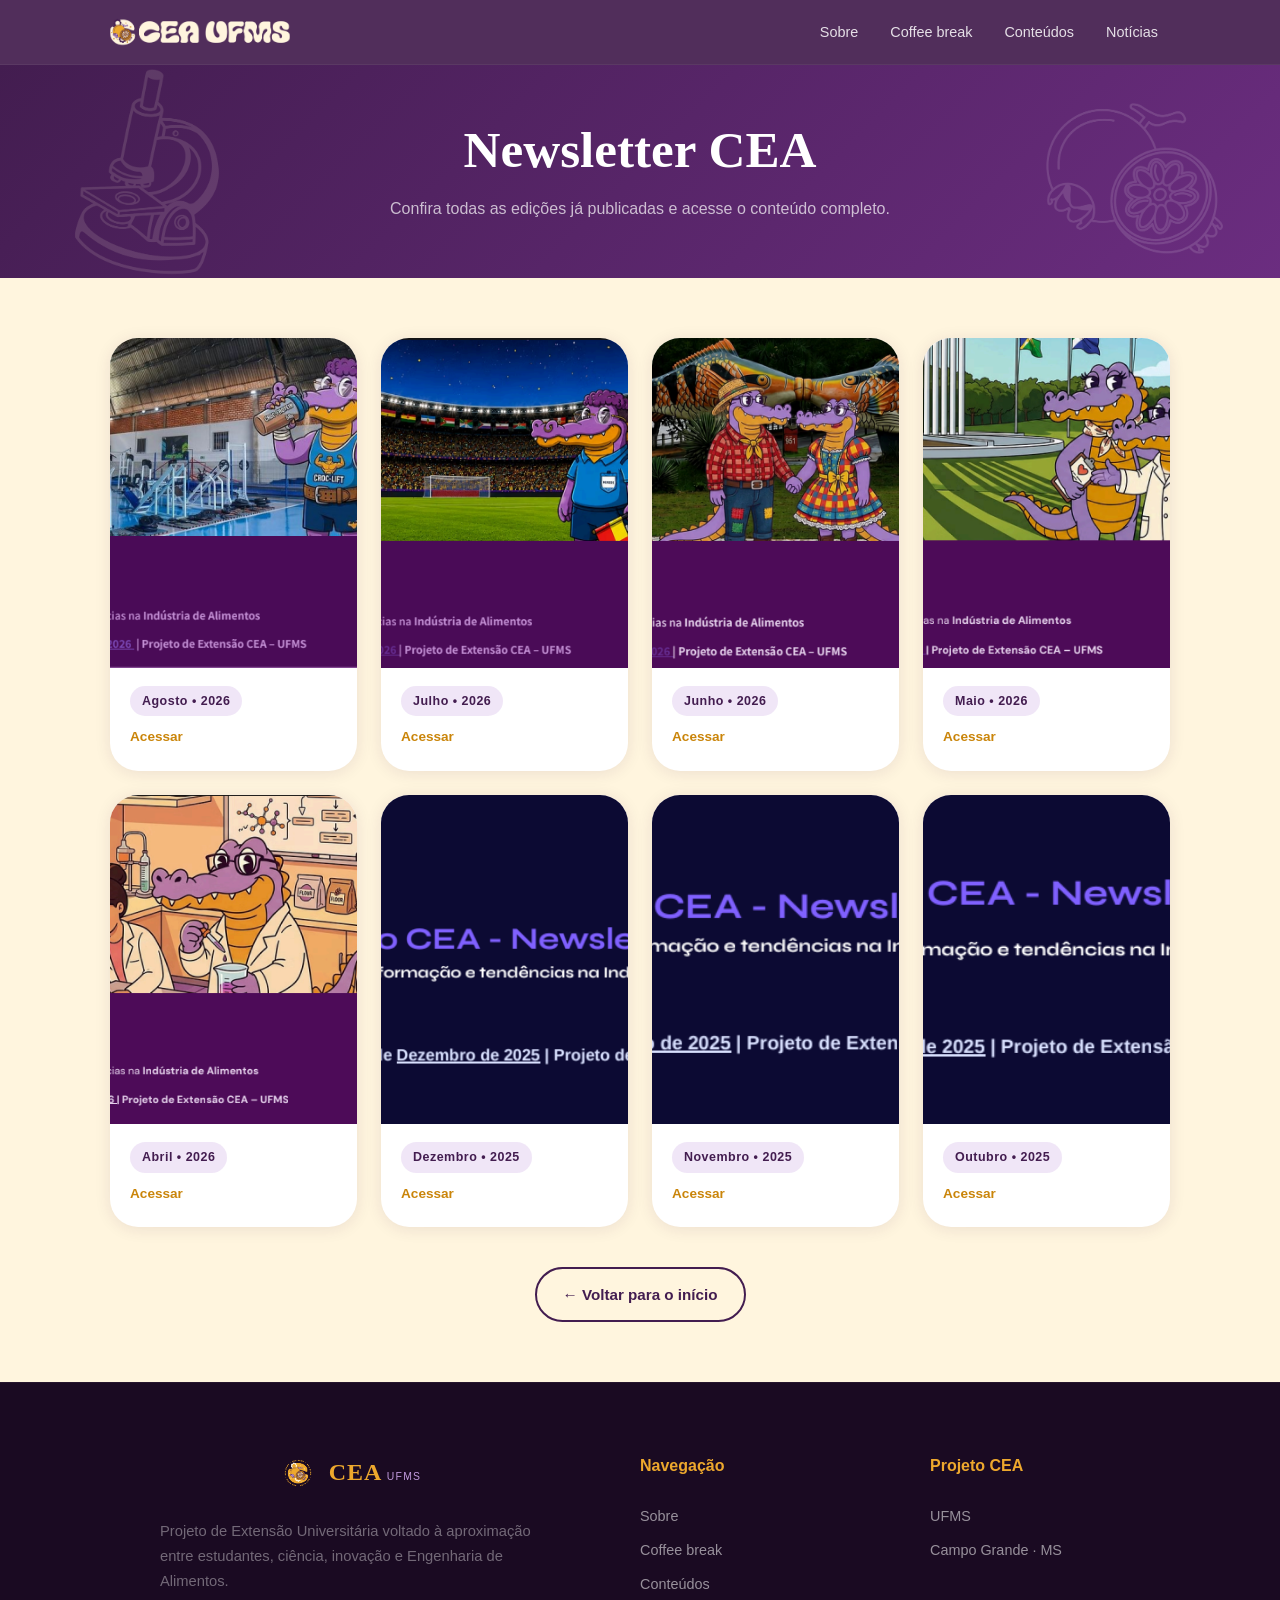
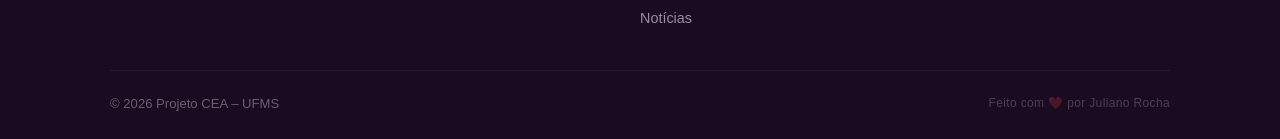
<file: pages/newsletter.html>
<!DOCTYPE html>
<html lang="pt-br">
<head>
    <link rel="stylesheet" href="../css/style.css">
    <link rel="icon" type="image/png" href="../assets/logo.png">
    <meta name="theme-color" content="#431d50">
    <meta charset="UTF-8">
    <meta name="viewport" content="width=device-width, initial-scale=1.0">
    <meta name="description" content="Confira todas as edições da Newsletter do Projeto CEA – extensão universitária da UFMS.">
    <meta property="og:title" content="Newsletter – Projeto CEA UFMS">
    <meta property="og:description" content="Confira todas as edições da Newsletter do Projeto CEA – extensão universitária da UFMS.">
    <meta property="og:image" content="https://projetocea.github.io/CEA/assets/logo.png">
    <meta property="og:type" content="website">
    <meta property="og:url" content="https://projetocea.github.io/CEA/pages/newsletter.html">
    <title>Newsletter – Projeto CEA</title>

    <!-- CSS -->
    <link rel="stylesheet" href="../css/style.css">

    <!-- Google tag (gtag.js) -->
<script async src="https://www.googletagmanager.com/gtag/js?id=G-FK88FPD8LT"></script>
<script>
  window.dataLayer = window.dataLayer || [];
  function gtag(){dataLayer.push(arguments);}
  gtag('js', new Date());

  gtag('config', 'G-FK88FPD8LT');
</script>

</head>
<body>

<!-- HEADER -->
<header id="header">
    <nav class="nav-container">
        <a href="../" class="logo logo-idv">
    <img
        src="../assets/idv/logo-cea-horizontal.png"
        alt="CEA UFMS — Página inicial"
        class="logo-idv-img"
    >
</a>
        <button class="menu-toggle" id="menuToggle">
            <span></span>
            <span></span>
            <span></span>
        </button>

        <ul class="nav-links" id="navLinks">
            <li><a href="sobre.html">Sobre</a></li>
            <li><a href="coffeebreak.html">Coffee break</a></li>
            <li><a href="conteudos.html">Conteúdos</a></li>
            <li><a href="noticias.html">Notícias</a></li>
        </ul>
    </nav>
</header>

<!-- HERO -->
<section class="page-hero">
    <h1>Newsletter CEA</h1>
    <p>Confira todas as edições já publicadas e acesse o conteúdo completo.</p>
</section>

<!-- CONTEÚDO -->
<section class="page-content">
    <div class="container">

        <div class="newsletter-grid">

            <!-- EDIÇÃO -->
<a href="https://drive.google.com/file/d/1VIrFPLY4CLulXfBnnVsUBDlZoQ-_dpb4/view?usp=drive_link" class="newsletter-card" target="_blank" rel="noopener">
                <div class="newsletter-capa">
                    <img src="../img/newsletters/agosto-2026.jpg" alt="Capa da Newsletter CEA de Agosto 2026">
                </div>
                <div class="newsletter-info">
                    <span class="newsletter-data">Agosto • 2026</span>
                    <span class="link-arrow">Acessar</span>
                </div>
            </a>
            
            <a href="https://drive.google.com/file/d/1RVCDKY9P_V4TariUC3wKwehh-JEPQI-U/view?usp=drive_link" class="newsletter-card" target="_blank" rel="noopener">
                <div class="newsletter-capa">
                    <img src="../img/newsletters/julho-2026.jpg" alt="Capa da Newsletter CEA de Julho 2026">
                </div>
                <div class="newsletter-info">
                    <span class="newsletter-data">Julho • 2026</span>
                    <span class="link-arrow">Acessar</span>
                </div>
            </a>

            <a href="https://drive.google.com/file/d/1rKdJAhbgeKXxVPF3VmcupAPDj7HUm-j9/view?usp=drive_link" class="newsletter-card" target="_blank" rel="noopener">
                <div class="newsletter-capa">
                    <img src="../img/newsletters/junho-2026.jpg" alt="Capa da Newsletter CEA de Junho 2026">
                </div>
                <div class="newsletter-info">
                    <span class="newsletter-data">Junho • 2026</span>
                    <span class="link-arrow">Acessar</span>
                </div>
            </a>

            <a href="https://drive.google.com/file/d/1a78-jW70ZYSj_9luS6z3vikfKe3uJWyw/view?usp=drive_link" class="newsletter-card" target="_blank" rel="noopener">
                <div class="newsletter-capa">
                    <img src="../img/newsletters/maio-2026.jpg" alt="Capa da Newsletter CEA de Maio 2026">
                </div>
                <div class="newsletter-info">
                    <span class="newsletter-data">Maio • 2026</span>
                    <span class="link-arrow">Acessar</span>
                </div>
            </a>

            <a href="https://drive.google.com/file/d/1k9eCs5YW1mKkb-_3U7e8oO1oJ7dN4JaL/view?usp=drive_link" class="newsletter-card" target="_blank" rel="noopener">
                <div class="newsletter-capa">
                    <img src="../img/newsletters/abril-2026.jpg" alt="Capa da Newsletter CEA de Abril 2026">
                </div>
                <div class="newsletter-info">
                    <span class="newsletter-data">Abril • 2026</span>
                    <span class="link-arrow">Acessar</span>
                </div>
            </a>

            <a href="https://drive.google.com/file/d/1k7Z1_gJ9JmgpN5UD0Yp7NXdVx_91YP9u/view?usp=drive_link" class="newsletter-card" target="_blank" rel="noopener">
                <div class="newsletter-capa">
                    <img src="../img/newsletters/dezembro-2025.jpg" alt="Capa da Newsletter CEA de Dezembro 2025">
                </div>
                <div class="newsletter-info">
                    <span class="newsletter-data">Dezembro • 2025</span>
                    <span class="link-arrow">Acessar</span>
                </div>
            </a>

            <a href="https://drive.google.com/file/d/1vYWcFc5JZEF_CZiaQDWO9snmGWjbHjoe/view?usp=drive_link" class="newsletter-card" target="_blank" rel="noopener">
                <div class="newsletter-capa">
                    <img src="../img/newsletters/novembro-2025.jpg" alt="Capa da Newsletter CEA de Novembro 2025">
                </div>
                <div class="newsletter-info">
                    <span class="newsletter-data">Novembro • 2025</span>
                    <span class="link-arrow">Acessar</span>
                </div>
            </a>

            <a href="https://drive.google.com/file/d/18MiY4sLuE7VAfFUvki7ThhxoMoA-ZNov/view?usp=drive_link" class="newsletter-card" target="_blank" rel="noopener">
                <div class="newsletter-capa">
                    <img src="../img/newsletters/outubro-2025.jpg" alt="Capa da Newsletter CEA de Outubro 2025">
                </div>
                <div class="newsletter-info">
                    <span class="newsletter-data">Outubro • 2025</span>
                    <span class="link-arrow">Acessar</span>
                </div>
            </a>

        </div>

    </div>
    <div style="text-align:center; padding: 40px 0 0;">
                <a href="../" class="btn btn-ghost">← Voltar para o início</a>
            </div>
</section>

<!-- FOOTER -->
<footer class="footer-modern">
    <div class="container">
        <div class="footer-grid">

            <div class="footer-brand">
                <div class="footer-logo">
                    <img src="../assets/logo.png" alt="Logo CEA" class="footer-logo-icon">
                    <div>
                        <span class="logo-cea">CEA</span>
                        <span class="logo-sub">UFMS</span>
                    </div>
                </div>

                <p>
                    Projeto de Extensão Universitária voltado à aproximação entre
                    estudantes, ciência, inovação e Engenharia de Alimentos.
                </p>
            </div>

            <div class="footer-column">
                <h4>Navegação</h4>
                <a href="sobre.html">Sobre</a>
                <a href="coffeebreak.html">Coffee break</a>
                <a href="conteudos.html">Conteúdos</a>
                <a href="noticias.html">Notícias</a>
            </div>

            <div class="footer-column">
                <h4>Projeto CEA</h4>
                <span>UFMS</span>
                <span>Campo Grande · MS</span>
            </div>

        </div>

        <div class="footer-bottom">
            <p>© 2026 Projeto CEA – UFMS</p>
            <span class="footer-signature">Feito com ❤️ por Juliano Rocha</span>
        </div>
    </div>
</footer>

<!-- JS -->
<script src="../js/script.js"></script>

</body>
</html>
</file>
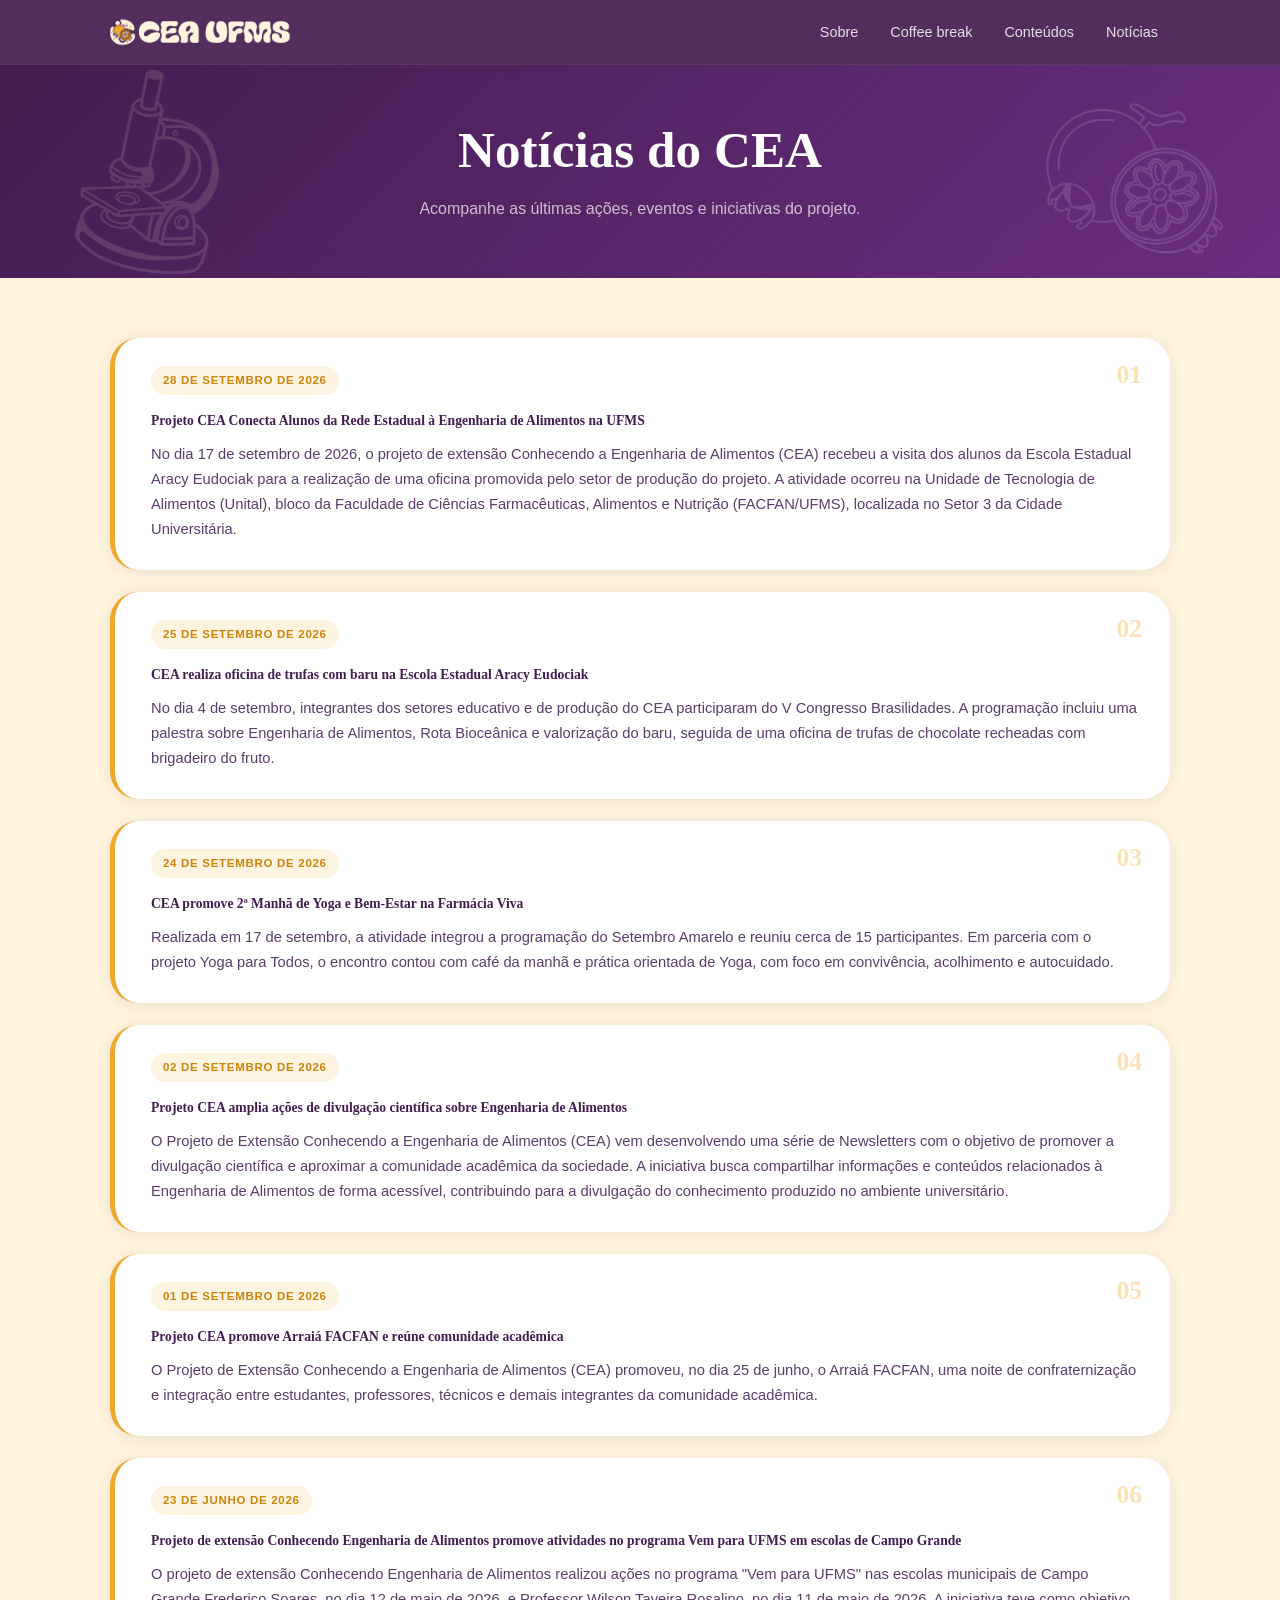
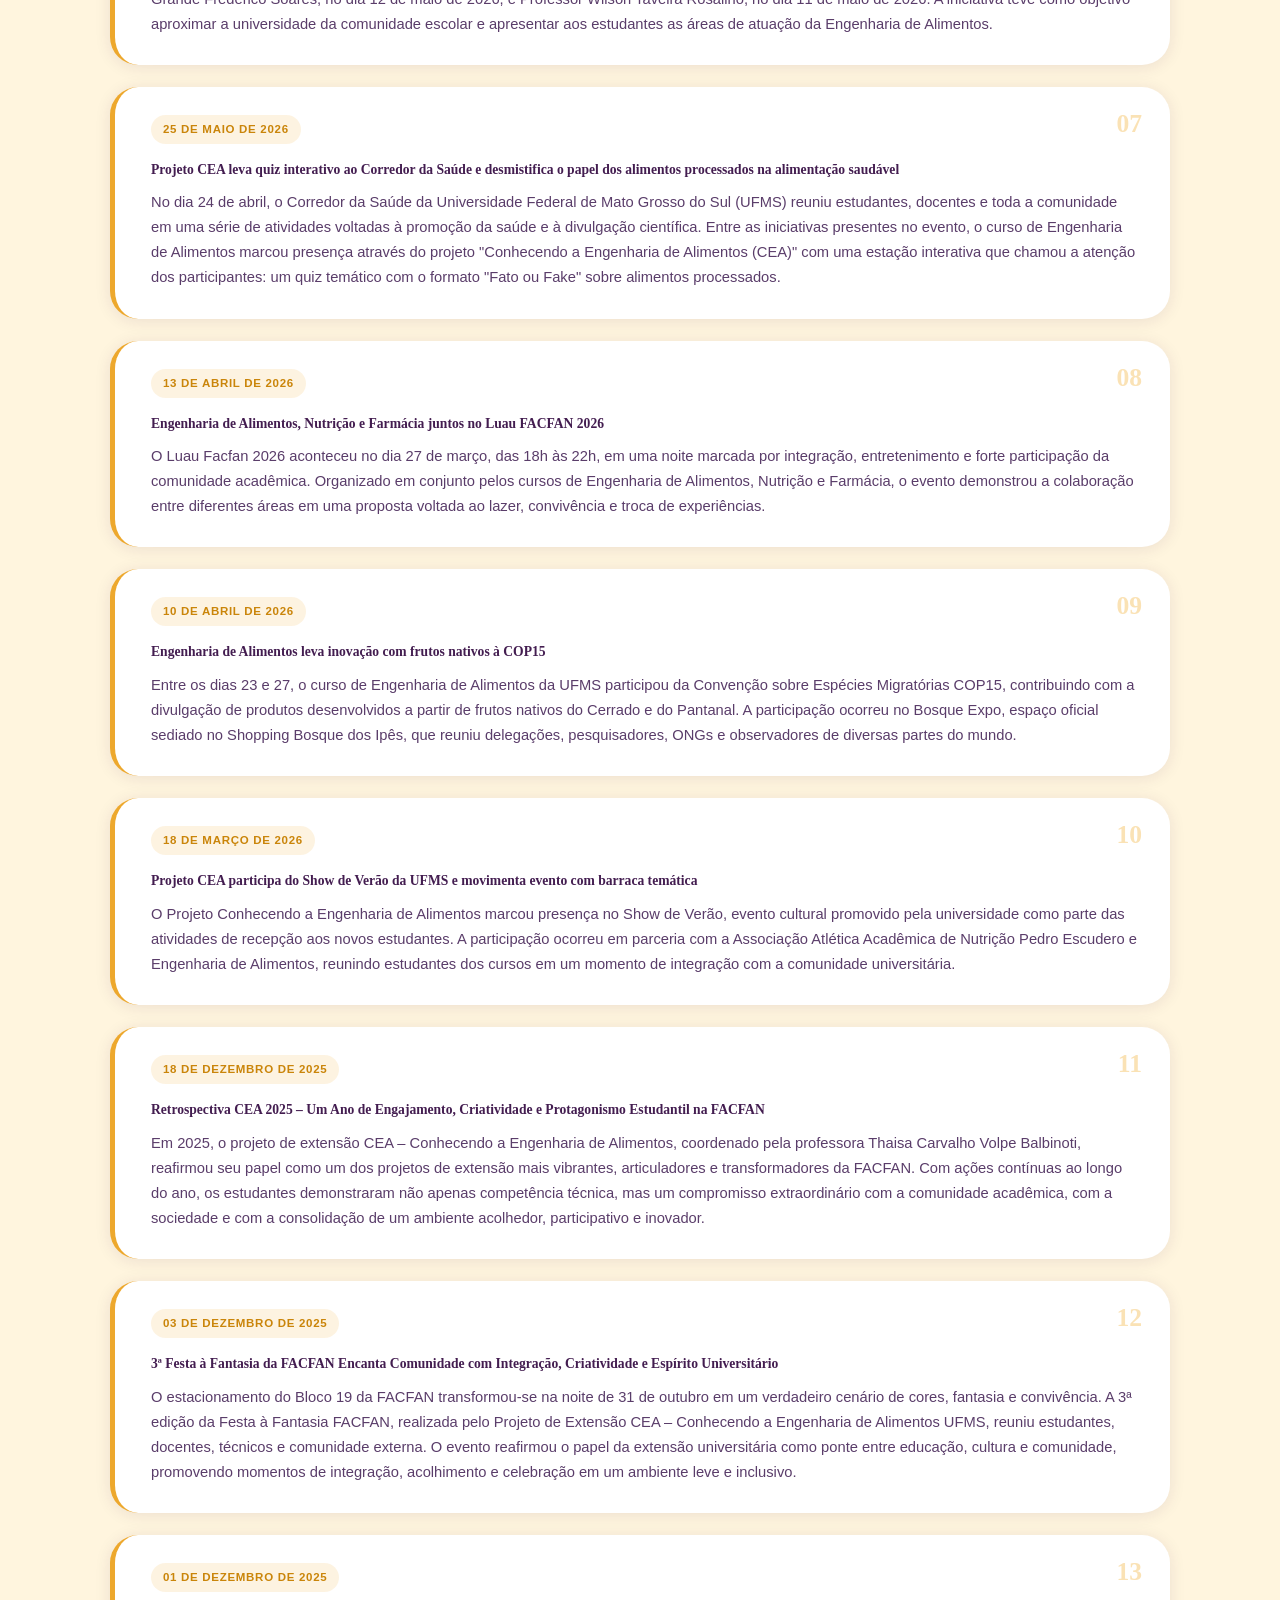
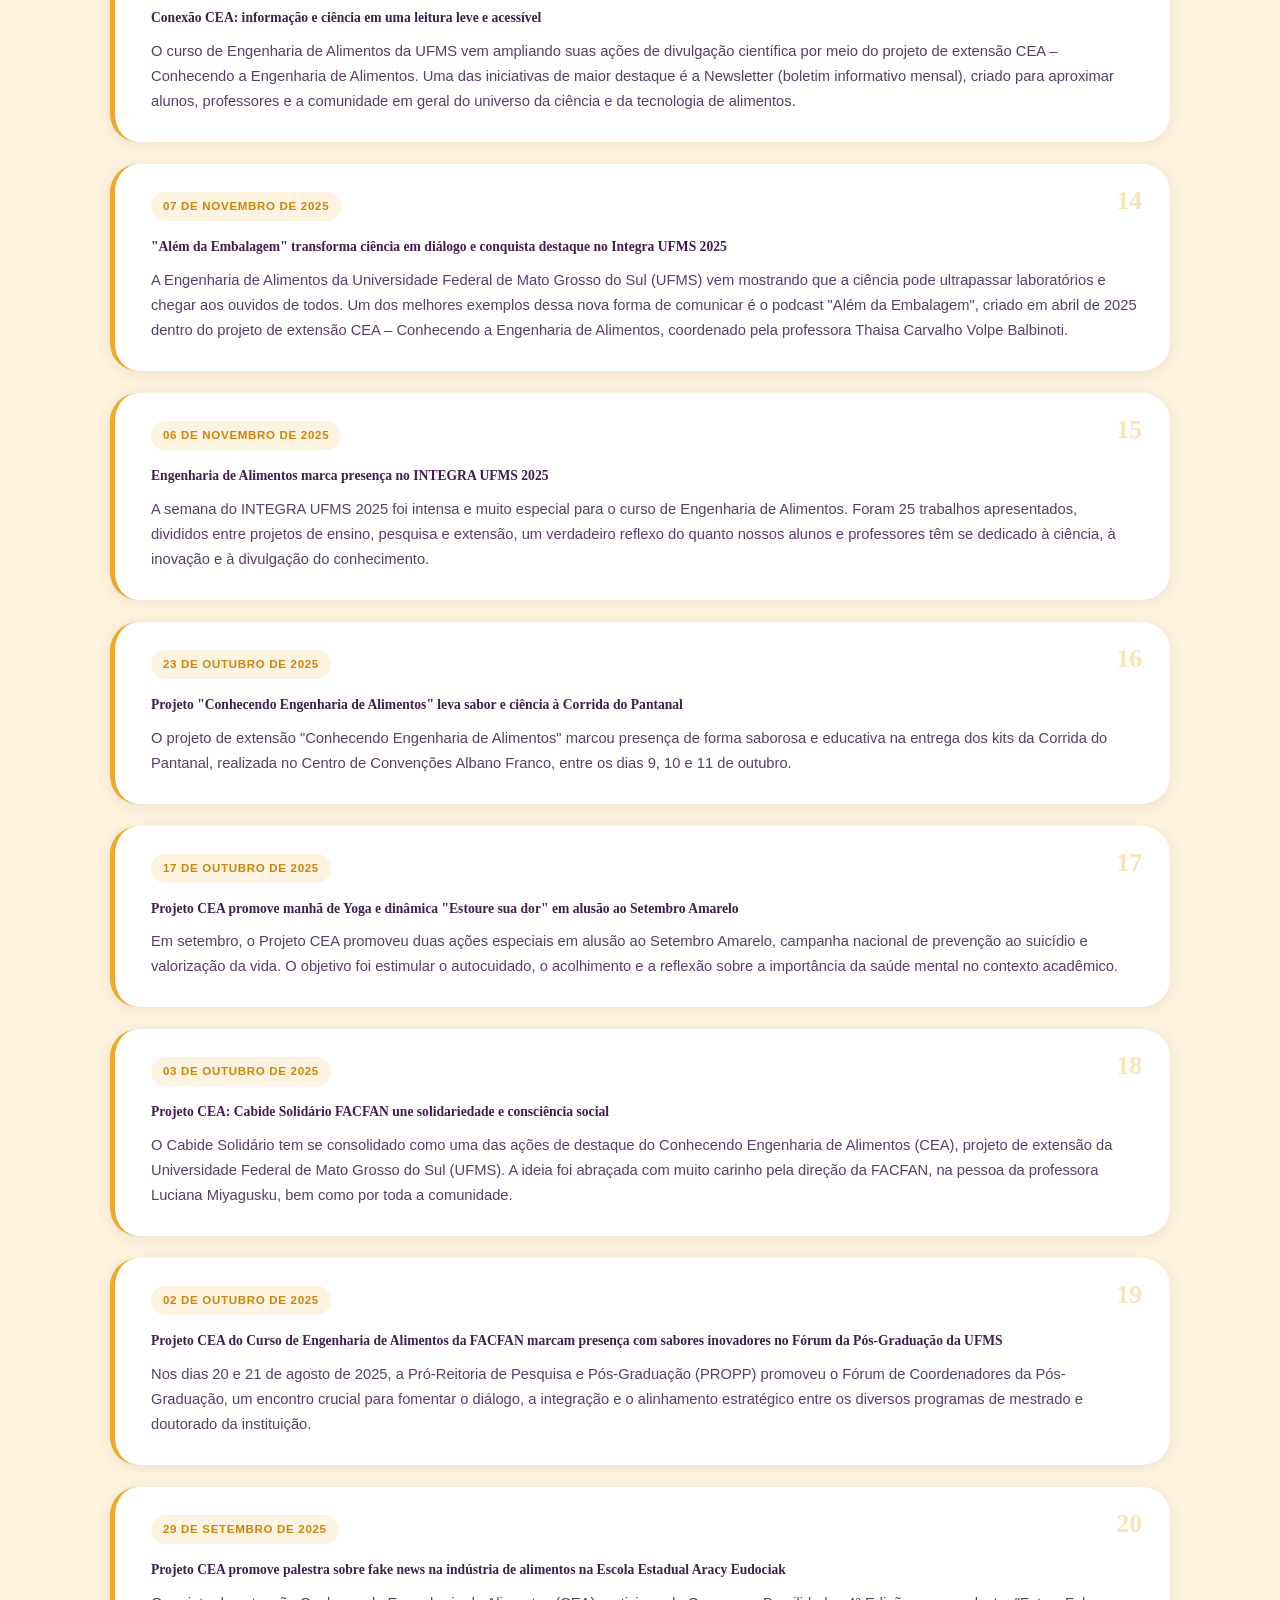
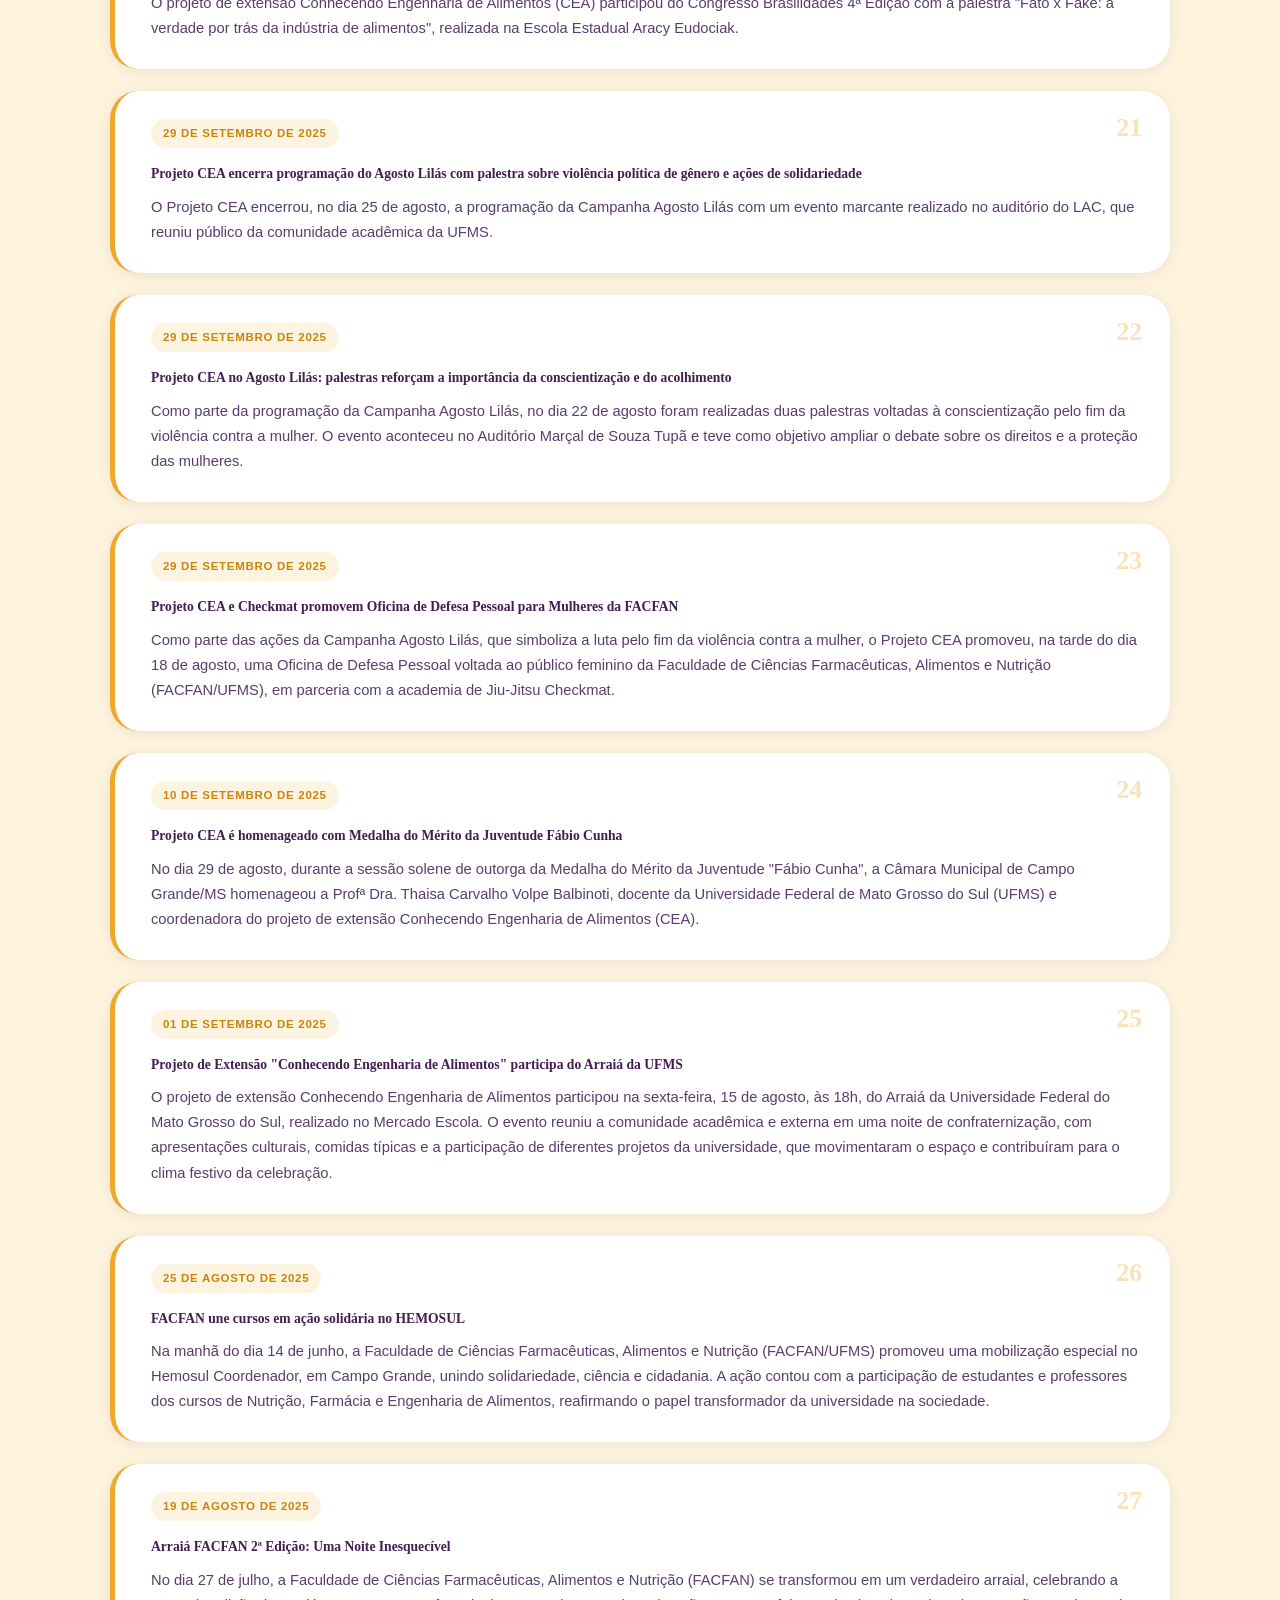
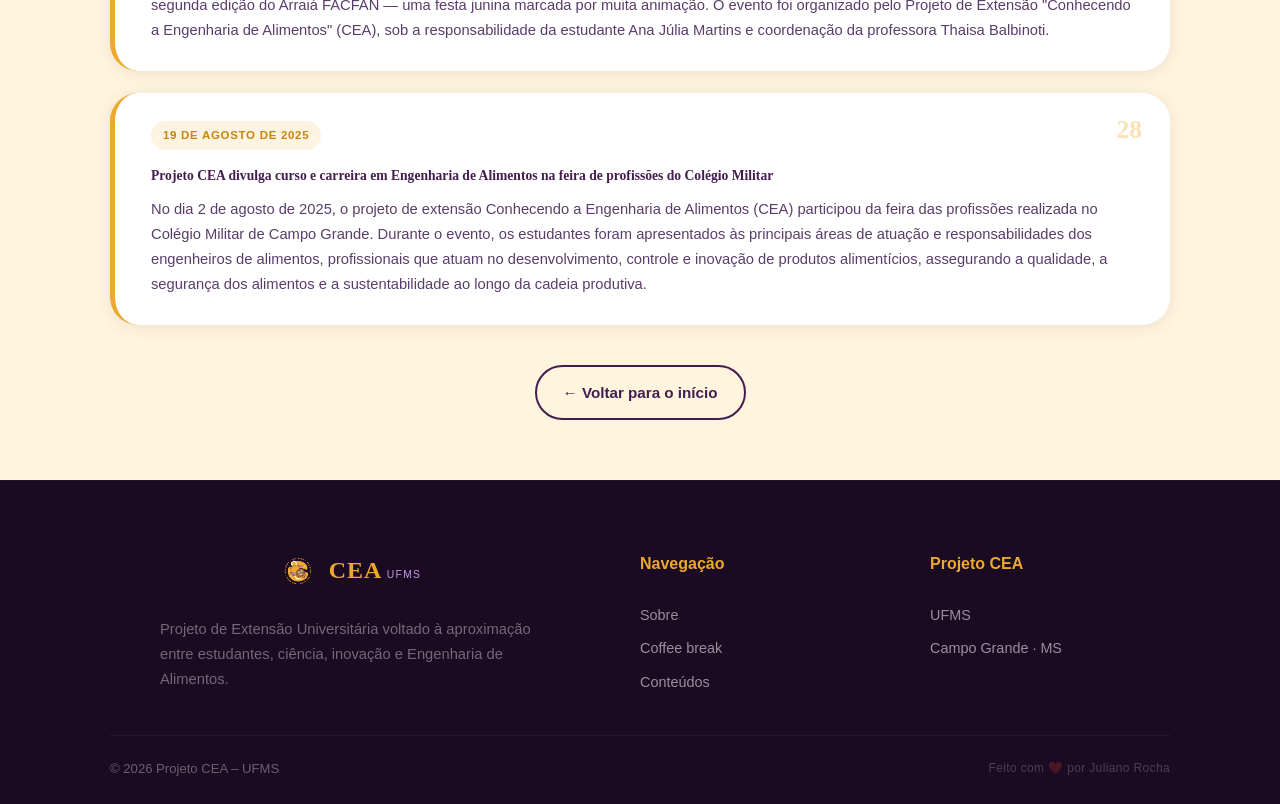
<file: pages/noticias.html>
<!DOCTYPE html>
<html lang="pt-br">
<head>
    <meta charset="UTF-8">
    <meta name="viewport" content="width=device-width, initial-scale=1.0">
    <link rel="stylesheet" href="../css/style.css">
    <link rel="icon" type="image/png" href="../assets/logo.png">
    <meta name="theme-color" content="#431d50">
    <meta name="description" content="Fique por dentro das novidades e notícias do Projeto CEA – extensão universitária da UFMS.">
    <meta property="og:title" content="Notícias – Projeto CEA UFMS">
    <meta property="og:description" content="Fique por dentro das novidades e notícias do Projeto CEA – extensão universitária da UFMS.">
    <meta property="og:image" content="https://projetocea.github.io/CEA/assets/logo.png">
    <meta property="og:type" content="website">
    <meta property="og:url" content="https://projetocea.github.io/CEA/pages/noticias.html">
    <title>Notícias – Projeto CEA</title>

    <link rel="stylesheet" href="../css/style.css">

    <!-- Google tag (gtag.js) -->
<script async src="https://www.googletagmanager.com/gtag/js?id=G-FK88FPD8LT"></script>
<script>
  window.dataLayer = window.dataLayer || [];
  function gtag(){dataLayer.push(arguments);}
  gtag('js', new Date());

  gtag('config', 'G-FK88FPD8LT');
</script>

</head>
<body>

<!-- HEADER -->
<header id="header">
    <nav class="nav-container">
        <a href="../" class="logo logo-idv">
    <img
        src="../assets/idv/logo-cea-horizontal.png"
        alt="CEA UFMS — Página inicial"
        class="logo-idv-img"
    >
</a>

        <button class="menu-toggle" id="menuToggle">
            <span></span>
            <span></span>
            <span></span>
        </button>

        <ul class="nav-links" id="navLinks">
            <li><a href="sobre.html">Sobre</a></li>
            <li><a href="coffeebreak.html">Coffee break</a></li>
            <li><a href="conteudos.html">Conteúdos</a></li>
            <li><a href="noticias.html">Notícias</a></li>
        </ul>
    </nav>
</header>

<!-- HERO -->
<section class="page-hero">
    <h1>Notícias do CEA</h1>
    <p>Acompanhe as últimas ações, eventos e iniciativas do projeto.</p>
</section>

<!-- CONTEÚDO -->
<section class="page-content">
    <div class="container">
 
        <ul class="noticias-lista">

            <li class="noticia-item">
    <span class="noticia-data">28 de setembro de 2026</span>
    <h3>
        <a
            href="https://facfan.ufms.br/mao-na-massa-e-ciencia-projeto-cea-conecta-alunos-da-rede-estadual-a-engenharia-de-alimentos-na-ufms/"
            class="link-arrow"
        >
            Projeto CEA Conecta Alunos da Rede Estadual à Engenharia de Alimentos na UFMS
        </a>
    </h3>
    <p>
        No dia 17 de setembro de 2026, o projeto de extensão Conhecendo a Engenharia de Alimentos (CEA) recebeu a visita dos alunos da Escola Estadual Aracy Eudociak para a realização de uma oficina promovida pelo setor de produção do projeto. A atividade ocorreu na Unidade de Tecnologia de Alimentos (Unital), bloco da Faculdade de Ciências Farmacêuticas, Alimentos e Nutrição (FACFAN/UFMS), localizada no Setor 3 da Cidade Universitária.
    </p>
</li>

            <li class="noticia-item">
    <span class="noticia-data">25 de setembro de 2026</span>
    <h3>
        <a
            href="https://facfan.ufms.br/ciencia-com-sabor-de-chocolate-estudantes-aprendem-sobre-o-baru-e-engenharia-de-alimentos-em-oficina-pratica-na-escola-estadual-aracy-eudociak/"
            class="link-arrow"
        >
            CEA realiza oficina de trufas com baru na Escola Estadual
            Aracy Eudociak
        </a>
    </h3>
    <p>
        No dia 4 de setembro, integrantes dos setores educativo e de
        produção do CEA participaram do V Congresso Brasilidades.
        A programação incluiu uma palestra sobre Engenharia de Alimentos,
        Rota Bioceânica e valorização do baru, seguida de uma oficina
        de trufas de chocolate recheadas com brigadeiro do fruto.
    </p>
</li>

<li class="noticia-item">
    <span class="noticia-data">24 de setembro de 2026</span>
    <h3>
        <a
            href="https://facfan.ufms.br/pausa-respiro-e-autocuidado-projeto-cea-promove-2a-manha-de-yoga-e-bem-estar-na-farmacia-viva-em-acao-do-setembro-amarelo/"
            class="link-arrow"
        >
            CEA promove 2ª Manhã de Yoga e Bem-Estar na Farmácia Viva
        </a>
    </h3>
    <p>
        Realizada em 17 de setembro, a atividade integrou a programação
        do Setembro Amarelo e reuniu cerca de 15 participantes.
        Em parceria com o projeto Yoga para Todos, o encontro contou
        com café da manhã e prática orientada de Yoga, com foco
        em convivência, acolhimento e autocuidado.
    </p>
</li>
            
            <li class="noticia-item">
                <span class="noticia-data">02 de setembro de 2026</span>
                <h3><a href="https://facfan.ufms.br/projeto-cea-amplia-acoes-de-divulgacao-cientifica-sobre-engenharia-de-alimentos/" class="link-arrow">Projeto CEA amplia ações de divulgação científica sobre Engenharia de Alimentos</a></h3>
                <p>O Projeto de Extensão Conhecendo a Engenharia de Alimentos (CEA) vem desenvolvendo uma série de Newsletters com o objetivo de promover a divulgação científica e aproximar a comunidade acadêmica da sociedade. A iniciativa busca compartilhar informações e conteúdos relacionados à Engenharia de Alimentos de forma acessível, contribuindo para a divulgação do conhecimento produzido no ambiente universitário.</p>
            </li>
            
            <li class="noticia-item">
                <span class="noticia-data">01 de setembro de 2026</span>
                <h3><a href="https://facfan.ufms.br/projeto-cea-promove-arraia-facfan-e-reune-comunidade-academica/" class="link-arrow">Projeto CEA promove Arraiá FACFAN e reúne comunidade acadêmica</a></h3>
                <p>O Projeto de Extensão Conhecendo a Engenharia de Alimentos (CEA) promoveu, no dia 25 de junho, o Arraiá FACFAN, uma noite de confraternização e integração entre estudantes, professores, técnicos e demais integrantes da comunidade acadêmica.</p>
            </li>
            
            <li class="noticia-item">
                <span class="noticia-data">23 de junho de 2026</span>
                <h3><a href="https://facfan.ufms.br/projeto-de-extensao-conhecendo-engenharia-de-alimentos-promove-atividades-no-programa-vem-para-ufms-em-escolas-de-campo-grande/" class="link-arrow">Projeto de extensão Conhecendo Engenharia de Alimentos promove atividades no programa Vem para UFMS em escolas de Campo Grande</a></h3>
                <p>O projeto de extensão Conhecendo Engenharia de Alimentos realizou ações no programa "Vem para UFMS" nas escolas municipais de Campo Grande Frederico Soares, no dia 12 de maio de 2026, e Professor Wilson Taveira Rosalino, no dia 11 de maio de 2026. A iniciativa teve como objetivo aproximar a universidade da comunidade escolar e apresentar aos estudantes as áreas de atuação da Engenharia de Alimentos.</p>
            </li>
 
            <li class="noticia-item">
                <span class="noticia-data">25 de maio de 2026</span>
                <h3><a href="https://facfan.ufms.br/projeto-cea-leva-quiz-interativo-ao-corredor-da-saude-e-desmistifica-o-papel-dos-alimentos-processados-na-alimentacao-saudavel/" class="link-arrow">Projeto CEA leva quiz interativo ao Corredor da Saúde e desmistifica o papel dos alimentos processados na alimentação saudável</a></h3>
                <p>No dia 24 de abril, o Corredor da Saúde da Universidade Federal de Mato Grosso do Sul (UFMS) reuniu estudantes, docentes e toda a comunidade em uma série de atividades voltadas à promoção da saúde e à divulgação científica. Entre as iniciativas presentes no evento, o curso de Engenharia de Alimentos marcou presença através do projeto "Conhecendo a Engenharia de Alimentos (CEA)" com uma estação interativa que chamou a atenção dos participantes: um quiz temático com o formato "Fato ou Fake" sobre alimentos processados.</p>
            </li>
 
            <li class="noticia-item">
                <span class="noticia-data">13 de abril de 2026</span>
                <h3><a href="https://facfan.ufms.br/engenharia-de-alimentos-nutricao-e-farmacia-juntos-no-luau-facfan-2026/" class="link-arrow">Engenharia de Alimentos, Nutrição e Farmácia juntos no Luau FACFAN 2026</a></h3>
                <p>O Luau Facfan 2026 aconteceu no dia 27 de março, das 18h às 22h, em uma noite marcada por integração, entretenimento e forte participação da comunidade acadêmica. Organizado em conjunto pelos cursos de Engenharia de Alimentos, Nutrição e Farmácia, o evento demonstrou a colaboração entre diferentes áreas em uma proposta voltada ao lazer, convivência e troca de experiências.</p>
            </li>
 
            <li class="noticia-item">
                <span class="noticia-data">10 de abril de 2026</span>
                <h3><a href="https://facfan.ufms.br/engenharia-de-alimentos-leva-inovacao-com-frutos-nativos-a-cop15/" class="link-arrow">Engenharia de Alimentos leva inovação com frutos nativos à COP15</a></h3>
                <p>Entre os dias 23 e 27, o curso de Engenharia de Alimentos da UFMS participou da Convenção sobre Espécies Migratórias COP15, contribuindo com a divulgação de produtos desenvolvidos a partir de frutos nativos do Cerrado e do Pantanal. A participação ocorreu no Bosque Expo, espaço oficial sediado no Shopping Bosque dos Ipês, que reuniu delegações, pesquisadores, ONGs e observadores de diversas partes do mundo.</p>
            </li>
 
            <li class="noticia-item">
                <span class="noticia-data">18 de março de 2026</span>
                <h3><a href="https://facfan.ufms.br/projeto-cea-participa-do-show-de-verao-da-ufms-e-movimenta-evento-com-barraca-tematica/" class="link-arrow">Projeto CEA participa do Show de Verão da UFMS e movimenta evento com barraca temática</a></h3>
                <p>O Projeto Conhecendo a Engenharia de Alimentos marcou presença no Show de Verão, evento cultural promovido pela universidade como parte das atividades de recepção aos novos estudantes. A participação ocorreu em parceria com a Associação Atlética Acadêmica de Nutrição Pedro Escudero e Engenharia de Alimentos, reunindo estudantes dos cursos em um momento de integração com a comunidade universitária.</p>
            </li>
 
            <li class="noticia-item">
                <span class="noticia-data">18 de dezembro de 2025</span>
                <h3><a href="https://facfan.ufms.br/retrospectiva-cea-2025-um-ano-de-engajamento-criatividade-e-protagonismo-estudantil-na-facfan/" class="link-arrow">Retrospectiva CEA 2025 – Um Ano de Engajamento, Criatividade e Protagonismo Estudantil na FACFAN</a></h3>
                <p>Em 2025, o projeto de extensão CEA – Conhecendo a Engenharia de Alimentos, coordenado pela professora Thaisa Carvalho Volpe Balbinoti, reafirmou seu papel como um dos projetos de extensão mais vibrantes, articuladores e transformadores da FACFAN. Com ações contínuas ao longo do ano, os estudantes demonstraram não apenas competência técnica, mas um compromisso extraordinário com a comunidade acadêmica, com a sociedade e com a consolidação de um ambiente acolhedor, participativo e inovador.</p>
            </li>
 
            <li class="noticia-item">
                <span class="noticia-data">03 de dezembro de 2025</span>
                <h3><a href="https://facfan.ufms.br/3a-festa-a-fantasia-da-facfan-encanta-comunidade-com-integracao-criatividade-e-espirito-universitario/" class="link-arrow">3ª Festa à Fantasia da FACFAN Encanta Comunidade com Integração, Criatividade e Espírito Universitário</a></h3>
                <p>O estacionamento do Bloco 19 da FACFAN transformou-se na noite de 31 de outubro em um verdadeiro cenário de cores, fantasia e convivência. A 3ª edição da Festa à Fantasia FACFAN, realizada pelo Projeto de Extensão CEA – Conhecendo a Engenharia de Alimentos UFMS, reuniu estudantes, docentes, técnicos e comunidade externa. O evento reafirmou o papel da extensão universitária como ponte entre educação, cultura e comunidade, promovendo momentos de integração, acolhimento e celebração em um ambiente leve e inclusivo.</p>
            </li>
 
            <li class="noticia-item">
                <span class="noticia-data">01 de dezembro de 2025</span>
                <h3><a href="https://facfan.ufms.br/conexao-cea-informacao-e-ciencia-em-uma-leitura-leve-e-acessivel/" class="link-arrow">Conexão CEA: informação e ciência em uma leitura leve e acessível</a></h3>
                <p>O curso de Engenharia de Alimentos da UFMS vem ampliando suas ações de divulgação científica por meio do projeto de extensão CEA – Conhecendo a Engenharia de Alimentos. Uma das iniciativas de maior destaque é a Newsletter (boletim informativo mensal), criado para aproximar alunos, professores e a comunidade em geral do universo da ciência e da tecnologia de alimentos.</p>
            </li>
 
            <li class="noticia-item">
                <span class="noticia-data">07 de novembro de 2025</span>
                <h3><a href="https://facfan.ufms.br/alem-da-embalagem-transforma-ciencia-em-dialogo-e-conquista-destaque-no-integra-ufms-2025/" class="link-arrow">"Além da Embalagem" transforma ciência em diálogo e conquista destaque no Integra UFMS 2025</a></h3>
                <p>A Engenharia de Alimentos da Universidade Federal de Mato Grosso do Sul (UFMS) vem mostrando que a ciência pode ultrapassar laboratórios e chegar aos ouvidos de todos. Um dos melhores exemplos dessa nova forma de comunicar é o podcast "Além da Embalagem", criado em abril de 2025 dentro do projeto de extensão CEA – Conhecendo a Engenharia de Alimentos, coordenado pela professora Thaisa Carvalho Volpe Balbinoti.</p>
            </li>
 
            <li class="noticia-item">
                <span class="noticia-data">06 de novembro de 2025</span>
                <h3><a href="https://facfan.ufms.br/engenharia-de-alimentos-marca-presenca-no-integra-ufms-2025/" class="link-arrow">Engenharia de Alimentos marca presença no INTEGRA UFMS 2025</a></h3>
                <p>A semana do INTEGRA UFMS 2025 foi intensa e muito especial para o curso de Engenharia de Alimentos. Foram 25 trabalhos apresentados, divididos entre projetos de ensino, pesquisa e extensão, um verdadeiro reflexo do quanto nossos alunos e professores têm se dedicado à ciência, à inovação e à divulgação do conhecimento.</p>
            </li>
 
            <li class="noticia-item">
                <span class="noticia-data">23 de outubro de 2025</span>
                <h3><a href="https://facfan.ufms.br/projeto-conhecendo-engenharia-de-alimentos-leva-sabor-e-ciencia-a-corrida-do-pantanal/" class="link-arrow">Projeto "Conhecendo Engenharia de Alimentos" leva sabor e ciência à Corrida do Pantanal</a></h3>
                <p>O projeto de extensão "Conhecendo Engenharia de Alimentos" marcou presença de forma saborosa e educativa na entrega dos kits da Corrida do Pantanal, realizada no Centro de Convenções Albano Franco, entre os dias 9, 10 e 11 de outubro.</p>
            </li>
 
            <li class="noticia-item">
                <span class="noticia-data">17 de outubro de 2025</span>
                <h3><a href="https://facfan.ufms.br/projeto-cea-promove-manha-de-yoga-e-dinamica-estoure-sua-dor-em-alusao-ao-setembro-amarelo/" class="link-arrow">Projeto CEA promove manhã de Yoga e dinâmica "Estoure sua dor" em alusão ao Setembro Amarelo</a></h3>
                <p>Em setembro, o Projeto CEA promoveu duas ações especiais em alusão ao Setembro Amarelo, campanha nacional de prevenção ao suicídio e valorização da vida. O objetivo foi estimular o autocuidado, o acolhimento e a reflexão sobre a importância da saúde mental no contexto acadêmico.</p>
            </li>
 
            <li class="noticia-item">
                <span class="noticia-data">03 de outubro de 2025</span>
                <h3><a href="https://facfan.ufms.br/projeto-cea-cabide-solidario-facfan-une-solidariedade-e-consciencia-social/" class="link-arrow">Projeto CEA: Cabide Solidário FACFAN une solidariedade e consciência social</a></h3>
                <p>O Cabide Solidário tem se consolidado como uma das ações de destaque do Conhecendo Engenharia de Alimentos (CEA), projeto de extensão da Universidade Federal de Mato Grosso do Sul (UFMS). A ideia foi abraçada com muito carinho pela direção da FACFAN, na pessoa da professora Luciana Miyagusku, bem como por toda a comunidade.</p>
            </li>
 
            <li class="noticia-item">
                <span class="noticia-data">02 de outubro de 2025</span>
                <h3><a href="https://facfan.ufms.br/projeto-cea-do-curso-de-engenharia-de-alimentos-da-facfan-marcam-presenca-com-sabores-inovadores-no-forum-da-pos-graduacao-da-ufms/" class="link-arrow">Projeto CEA do Curso de Engenharia de Alimentos da FACFAN marcam presença com sabores inovadores no Fórum da Pós-Graduação da UFMS</a></h3>
                <p>Nos dias 20 e 21 de agosto de 2025, a Pró-Reitoria de Pesquisa e Pós-Graduação (PROPP) promoveu o Fórum de Coordenadores da Pós-Graduação, um encontro crucial para fomentar o diálogo, a integração e o alinhamento estratégico entre os diversos programas de mestrado e doutorado da instituição.</p>
            </li>
 
            <li class="noticia-item">
                <span class="noticia-data">29 de setembro de 2025</span>
                <h3><a href="https://facfan.ufms.br/projeto-cea-promove-palestra-sobre-fake-news-na-industria-de-alimentos-na-escola-estadual-aracy-eudociak/" class="link-arrow">Projeto CEA promove palestra sobre fake news na indústria de alimentos na Escola Estadual Aracy Eudociak</a></h3>
                <p>O projeto de extensão Conhecendo Engenharia de Alimentos (CEA) participou do Congresso Brasilidades 4ª Edição com a palestra "Fato x Fake: a verdade por trás da indústria de alimentos", realizada na Escola Estadual Aracy Eudociak.</p>
            </li>
 
            <li class="noticia-item">
                <span class="noticia-data">29 de setembro de 2025</span>
                <h3><a href="https://facfan.ufms.br/projeto-cea-encerra-programacao-do-agosto-lilas-com-palestra-sobre-violencia-politica-de-genero-e-acoes-de-solidariedade/" class="link-arrow">Projeto CEA encerra programação do Agosto Lilás com palestra sobre violência política de gênero e ações de solidariedade</a></h3>
                <p>O Projeto CEA encerrou, no dia 25 de agosto, a programação da Campanha Agosto Lilás com um evento marcante realizado no auditório do LAC, que reuniu público da comunidade acadêmica da UFMS.</p>
            </li>
 
            <li class="noticia-item">
                <span class="noticia-data">29 de setembro de 2025</span>
                <h3><a href="https://facfan.ufms.br/projeto-cea-no-agosto-lilas-palestras-reforcam-a-importancia-da-conscientizacao-e-do-acolhimento/" class="link-arrow">Projeto CEA no Agosto Lilás: palestras reforçam a importância da conscientização e do acolhimento</a></h3>
                <p>Como parte da programação da Campanha Agosto Lilás, no dia 22 de agosto foram realizadas duas palestras voltadas à conscientização pelo fim da violência contra a mulher. O evento aconteceu no Auditório Marçal de Souza Tupã e teve como objetivo ampliar o debate sobre os direitos e a proteção das mulheres.</p>
            </li>
 
            <li class="noticia-item">
                <span class="noticia-data">29 de setembro de 2025</span>
                <h3><a href="https://facfan.ufms.br/projeto-cea-e-checkmat-promovem-oficina-de-defesa-pessoal-para-mulheres-da-facfan/" class="link-arrow">Projeto CEA e Checkmat promovem Oficina de Defesa Pessoal para Mulheres da FACFAN</a></h3>
                <p>Como parte das ações da Campanha Agosto Lilás, que simboliza a luta pelo fim da violência contra a mulher, o Projeto CEA promoveu, na tarde do dia 18 de agosto, uma Oficina de Defesa Pessoal voltada ao público feminino da Faculdade de Ciências Farmacêuticas, Alimentos e Nutrição (FACFAN/UFMS), em parceria com a academia de Jiu-Jitsu Checkmat.</p>
            </li>
 
            <li class="noticia-item">
                <span class="noticia-data">10 de setembro de 2025</span>
                <h3><a href="https://facfan.ufms.br/projeto-cea-e-homenageado-com-medalha-do-merito-da-juventude-fabio-cunha/" class="link-arrow">Projeto CEA é homenageado com Medalha do Mérito da Juventude Fábio Cunha</a></h3>
                <p>No dia 29 de agosto, durante a sessão solene de outorga da Medalha do Mérito da Juventude "Fábio Cunha", a Câmara Municipal de Campo Grande/MS homenageou a Profª Dra. Thaisa Carvalho Volpe Balbinoti, docente da Universidade Federal de Mato Grosso do Sul (UFMS) e coordenadora do projeto de extensão Conhecendo Engenharia de Alimentos (CEA).</p>
            </li>
 
            <li class="noticia-item">
                <span class="noticia-data">01 de setembro de 2025</span>
                <h3><a href="https://facfan.ufms.br/projeto-de-extensao-conhecendo-engenharia-de-alimentos-participa-do-arraia-da-ufms/" class="link-arrow">Projeto de Extensão "Conhecendo Engenharia de Alimentos" participa do Arraiá da UFMS</a></h3>
                <p>O projeto de extensão Conhecendo Engenharia de Alimentos participou na sexta-feira, 15 de agosto, às 18h, do Arraiá da Universidade Federal do Mato Grosso do Sul, realizado no Mercado Escola. O evento reuniu a comunidade acadêmica e externa em uma noite de confraternização, com apresentações culturais, comidas típicas e a participação de diferentes projetos da universidade, que movimentaram o espaço e contribuíram para o clima festivo da celebração.</p>
            </li>
 
            <li class="noticia-item">
                <span class="noticia-data">25 de agosto de 2025</span>
                <h3><a href="https://facfan.ufms.br/facfan-une-cursos-em-acao-solidaria-no-hemosul/" class="link-arrow">FACFAN une cursos em ação solidária no HEMOSUL</a></h3>
                <p>Na manhã do dia 14 de junho, a Faculdade de Ciências Farmacêuticas, Alimentos e Nutrição (FACFAN/UFMS) promoveu uma mobilização especial no Hemosul Coordenador, em Campo Grande, unindo solidariedade, ciência e cidadania. A ação contou com a participação de estudantes e professores dos cursos de Nutrição, Farmácia e Engenharia de Alimentos, reafirmando o papel transformador da universidade na sociedade.</p>
            </li>
 
            <li class="noticia-item">
                <span class="noticia-data">19 de agosto de 2025</span>
                <h3><a href="https://facfan.ufms.br/arraia-facfan-2a-edicao-uma-noite-inesquecivel/" class="link-arrow">Arraiá FACFAN 2ª Edição: Uma Noite Inesquecível</a></h3>
                <p>No dia 27 de julho, a Faculdade de Ciências Farmacêuticas, Alimentos e Nutrição (FACFAN) se transformou em um verdadeiro arraial, celebrando a segunda edição do Arraiá FACFAN — uma festa junina marcada por muita animação. O evento foi organizado pelo Projeto de Extensão "Conhecendo a Engenharia de Alimentos" (CEA), sob a responsabilidade da estudante Ana Júlia Martins e coordenação da professora Thaisa Balbinoti.</p>
            </li>
 
            <li class="noticia-item">
                <span class="noticia-data">19 de agosto de 2025</span>
                <h3><a href="https://facfan.ufms.br/projeto-cea-divulga-curso-e-carreira-em-engenharia-de-alimentos-na-feira-de-profissoes-do-colegio-militar/" class="link-arrow">Projeto CEA divulga curso e carreira em Engenharia de Alimentos na feira de profissões do Colégio Militar</a></h3>
                <p>No dia 2 de agosto de 2025, o projeto de extensão Conhecendo a Engenharia de Alimentos (CEA) participou da feira das profissões realizada no Colégio Militar de Campo Grande. Durante o evento, os estudantes foram apresentados às principais áreas de atuação e responsabilidades dos engenheiros de alimentos, profissionais que atuam no desenvolvimento, controle e inovação de produtos alimentícios, assegurando a qualidade, a segurança dos alimentos e a sustentabilidade ao longo da cadeia produtiva.</p>
            </li>
 
        </ul>
 
    </div>
    <div style="text-align:center; padding: 40px 0 0;">
                <a href="../" class="btn btn-ghost">← Voltar para o início</a>
            </div>
</section>

<!-- FOOTER -->
<footer class="footer-modern">
    <div class="container">
        <div class="footer-grid">

            <div class="footer-brand">
                <div class="footer-logo">
                    <img src="../assets/logo.png" alt="Logo CEA" class="footer-logo-icon">
                    <div>
                        <span class="logo-cea">CEA</span>
                        <span class="logo-sub">UFMS</span>
                    </div>
                </div>

                <p>
                    Projeto de Extensão Universitária voltado à aproximação entre
                    estudantes, ciência, inovação e Engenharia de Alimentos.
                </p>
            </div>

            <div class="footer-column">
                <h4>Navegação</h4>
                <a href="sobre.html">Sobre</a>
                <a href="coffeebreak.html">Coffee break</a>
                <a href="conteudos.html">Conteúdos</a>
            </div>

            <div class="footer-column">
                <h4>Projeto CEA</h4>
                <span>UFMS</span>
                <span>Campo Grande · MS</span>
            </div>

        </div>

        <div class="footer-bottom">
            <p>© 2026 Projeto CEA – UFMS</p>
            <span class="footer-signature">Feito com ❤️ por Juliano Rocha</span>
        </div>
    </div>
</footer>

<script src="../js/script.js"></script>

</body>
</html>
</file>
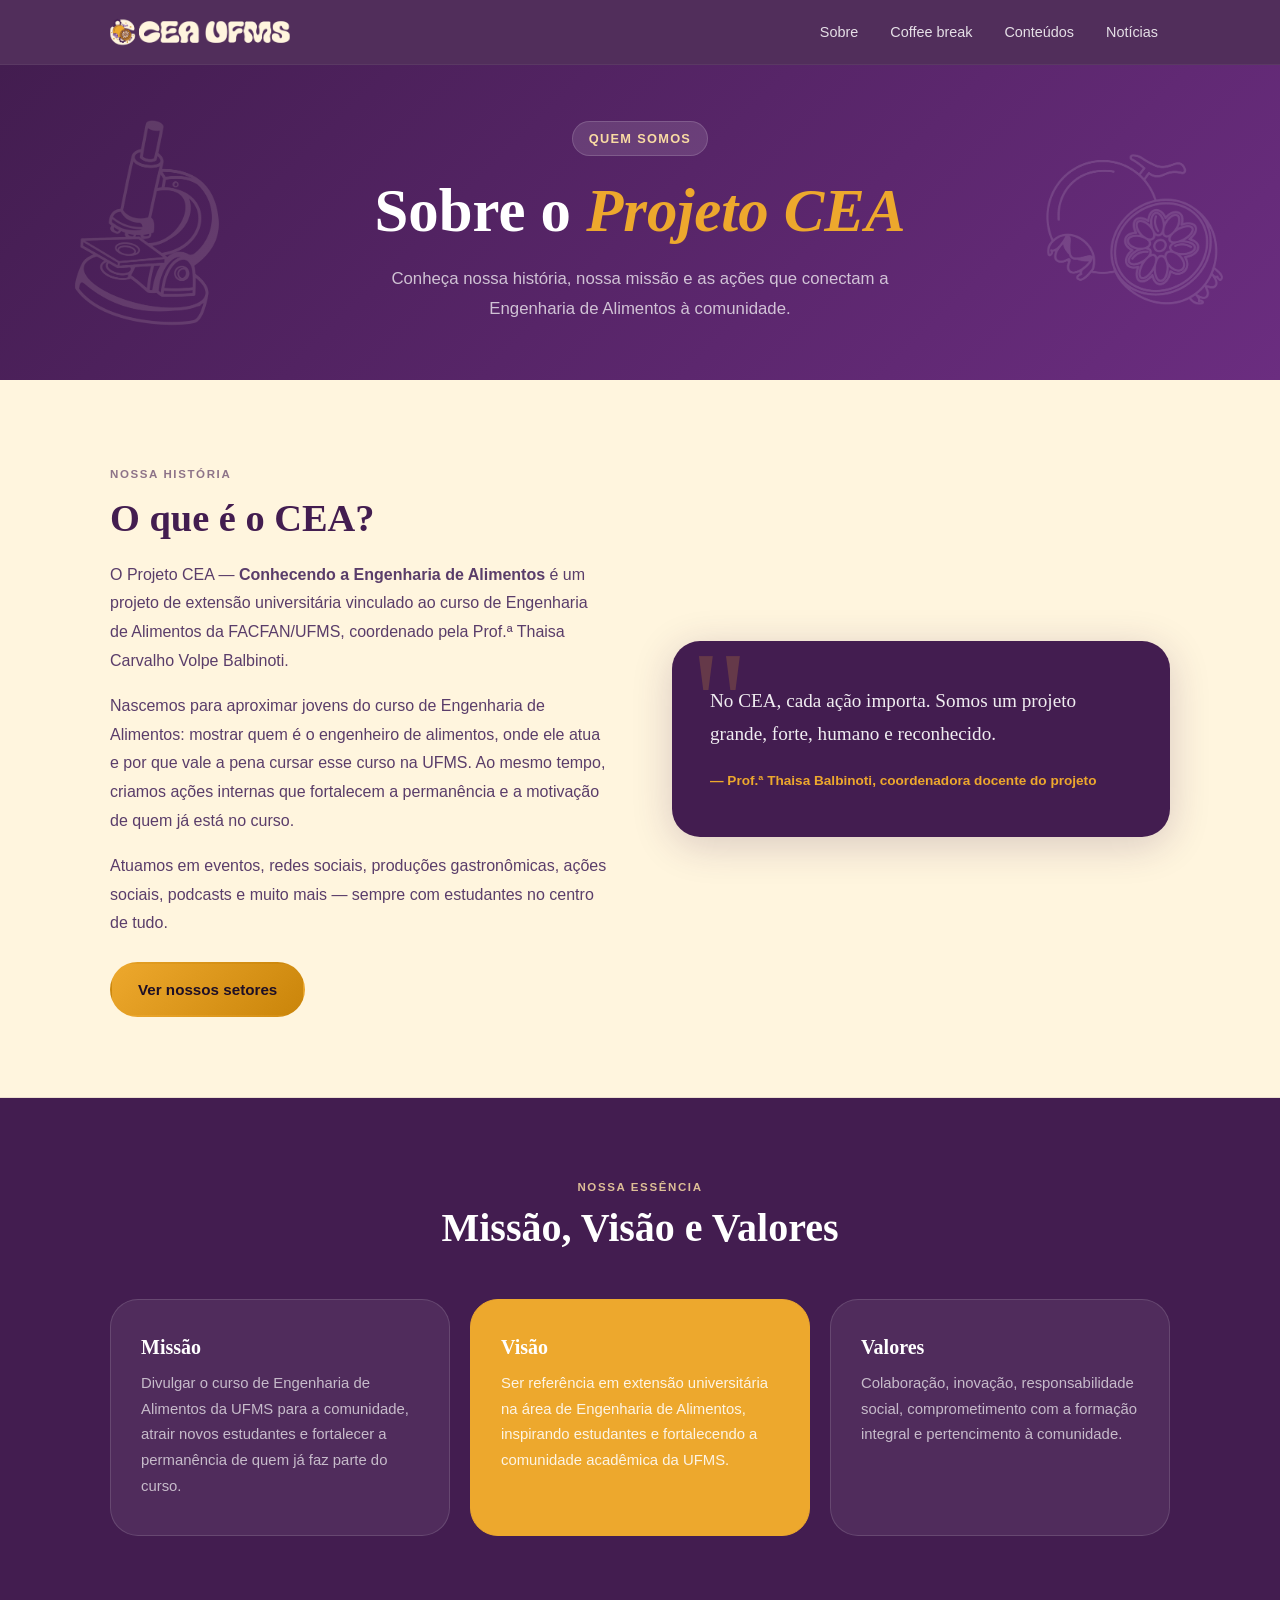
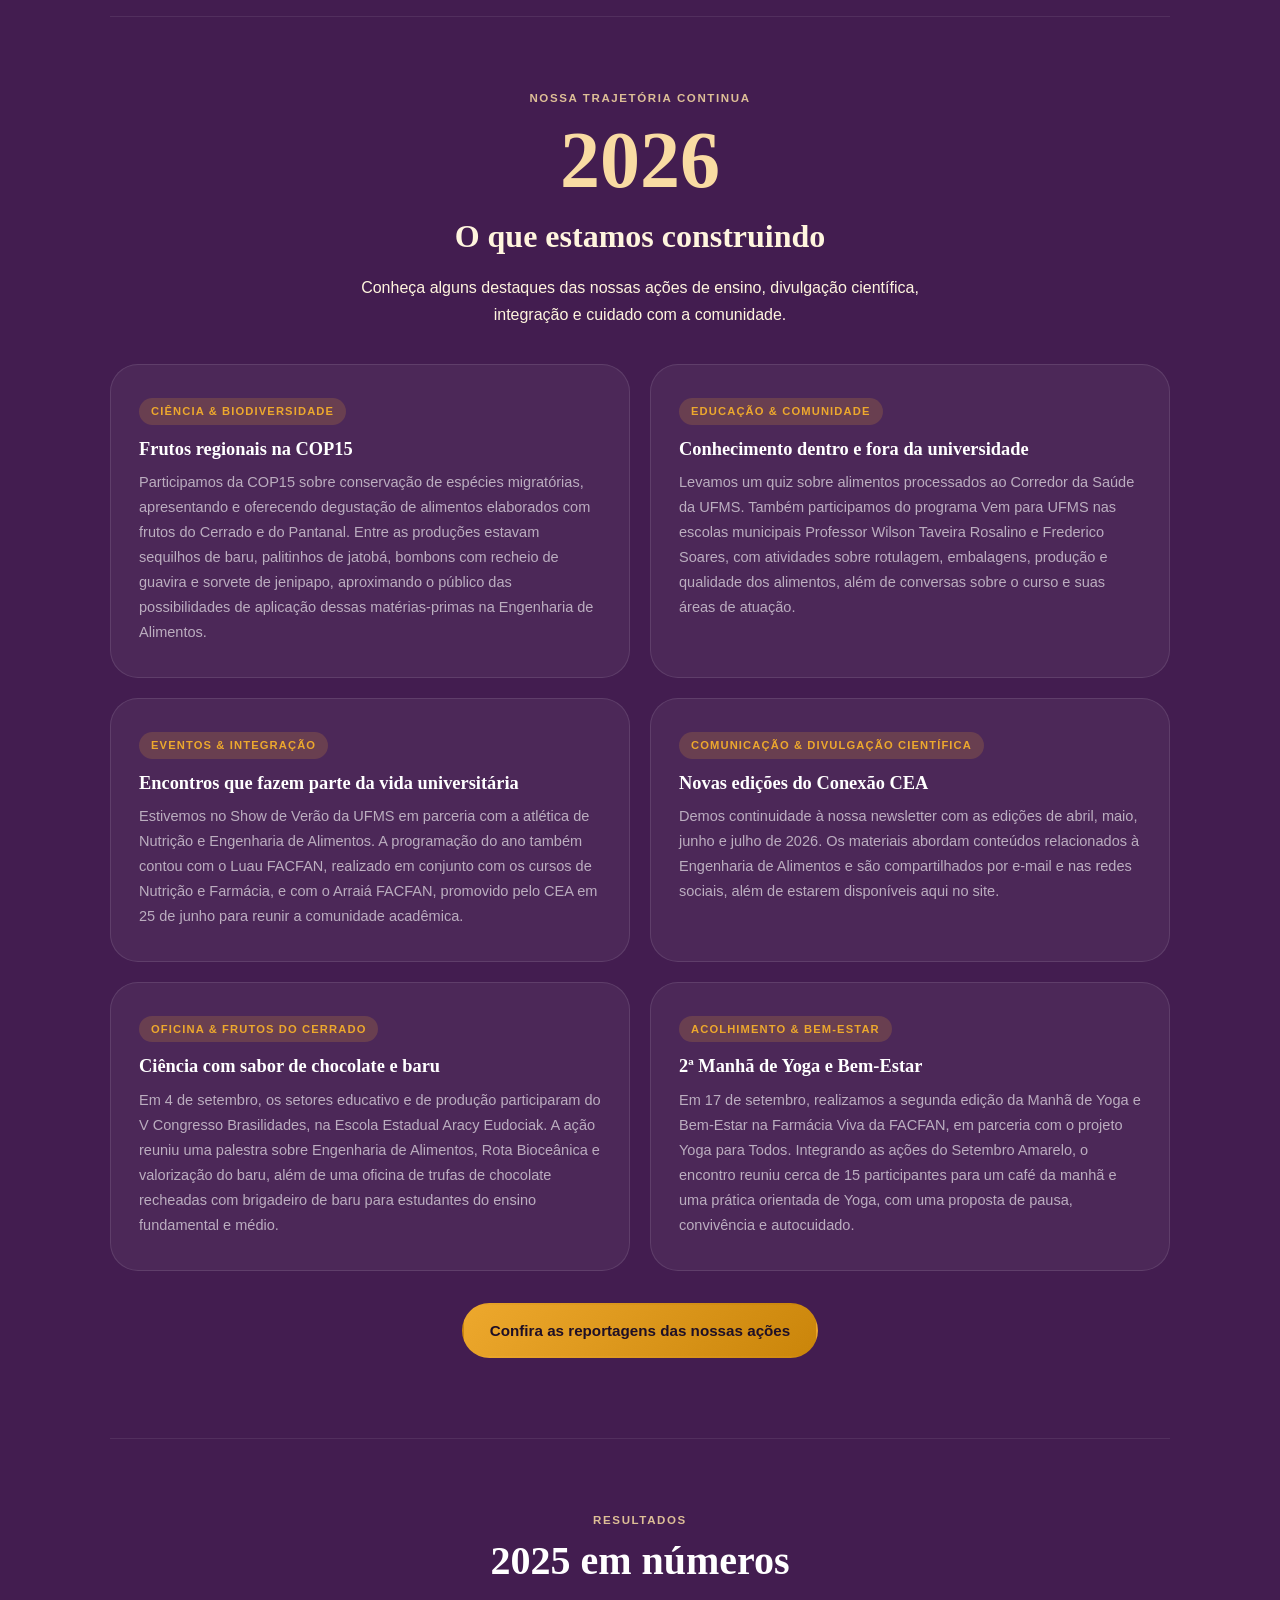
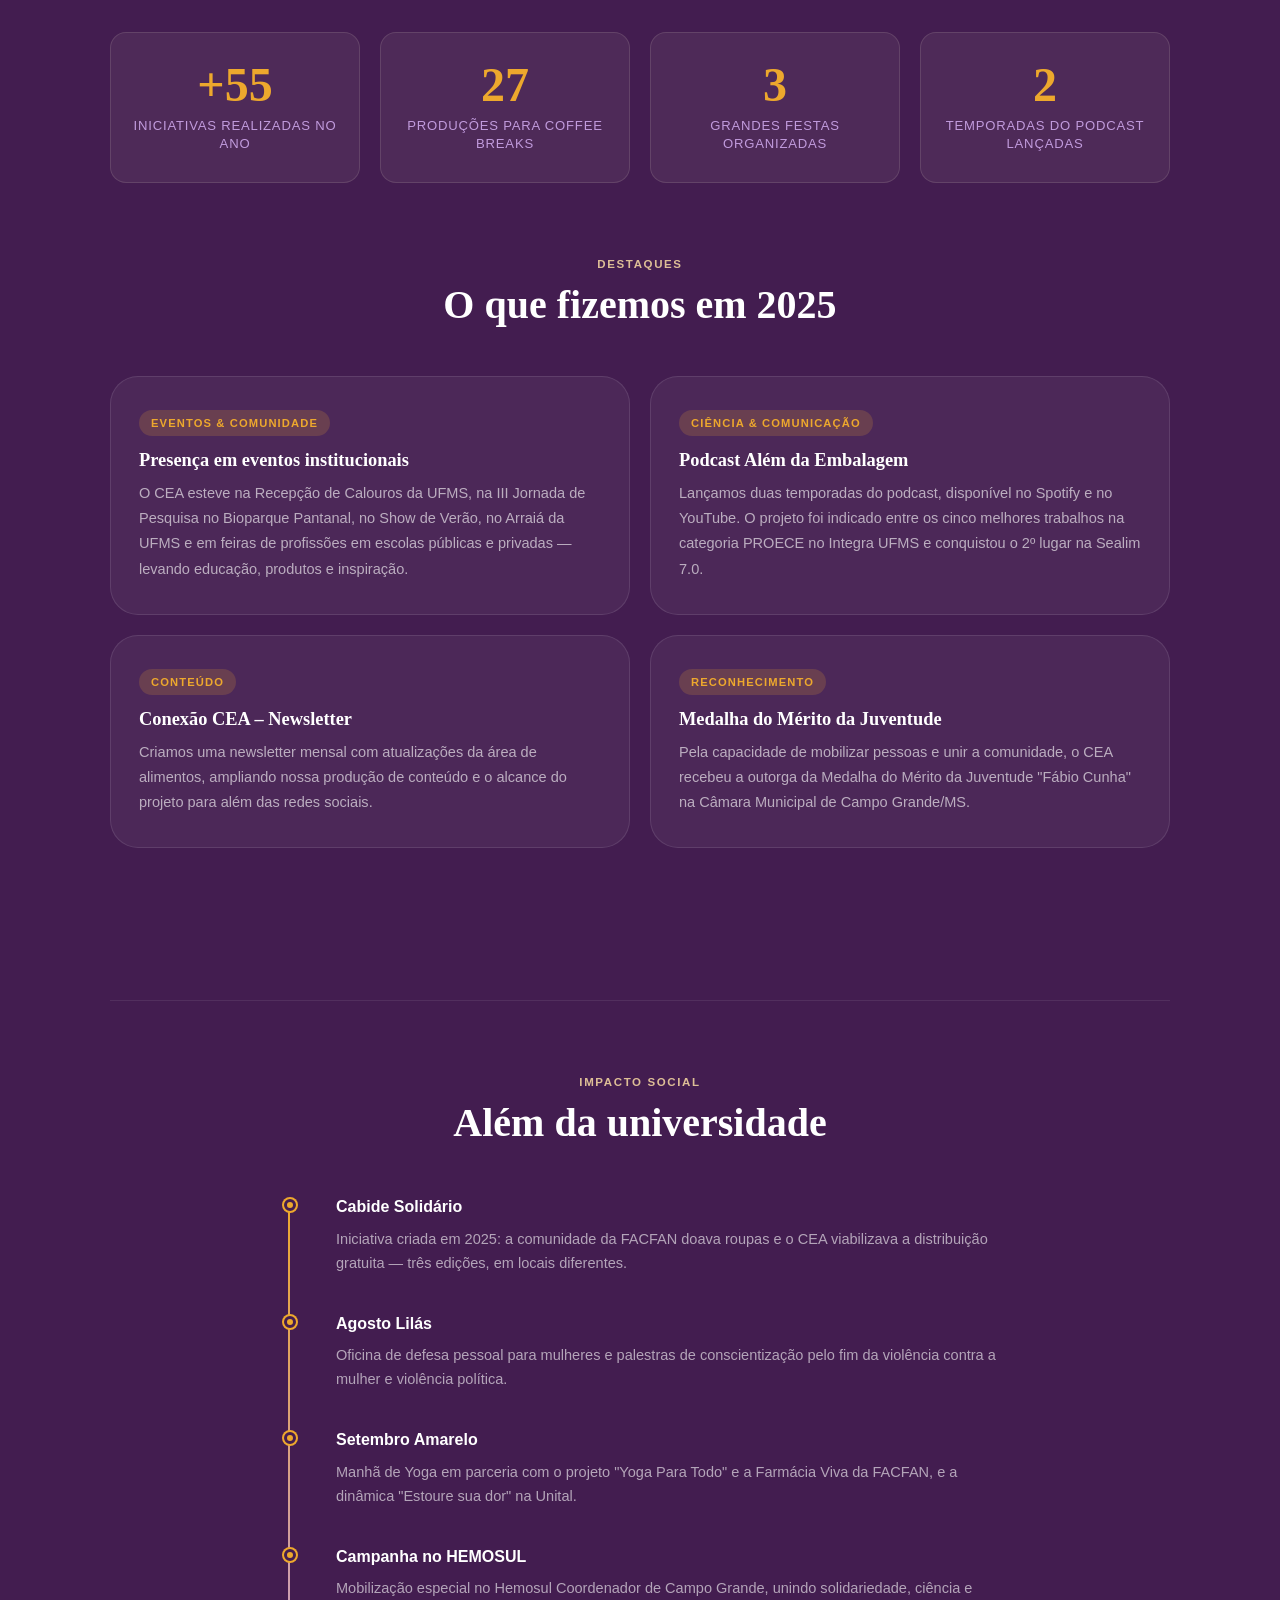
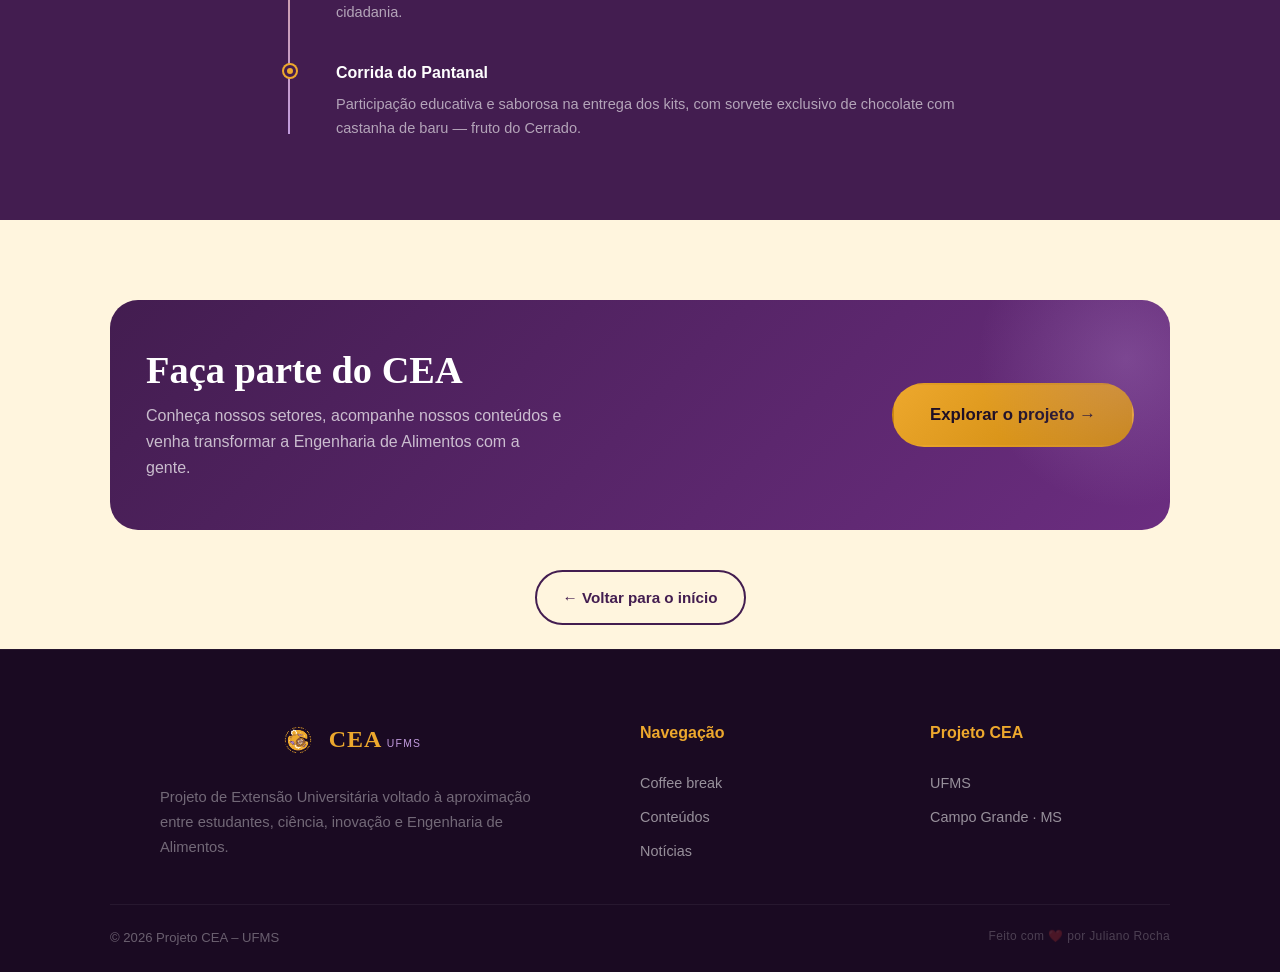
<file: pages/sobre.html>
<!DOCTYPE html>
<html lang="pt-br">
<head>
    <meta charset="UTF-8">
    <meta name="viewport" content="width=device-width, initial-scale=1.0">
    <link rel="stylesheet" href="../css/style.css">
    <link rel="icon" type="image/png" href="../assets/logo.png">
    <meta name="theme-color" content="#431d50">
    <title>Sobre o CEA – Projeto CEA UFMS</title>
    <meta name="description" content="Conheça a história, missão e valores do Projeto CEA – extensão universitária da UFMS voltada à Engenharia de Alimentos.">

    <style>

        /* ── PAGE HERO ── */
        .page-hero {
            background: linear-gradient(135deg, var(--roxo-escuro) 0%, #6b2d80 100%);
            padding: clamp(36px, 5vw, 56px) 20px;
            text-align: center;
            position: relative;
            overflow: hidden;
        }
        .page-hero::before {
            content: '';
            position: absolute;
            inset: 0;
            background:
                radial-gradient(ellipse 70% 60% at 80% 30%, rgba(193,155,221,.18) 0%, transparent 70%),
                radial-gradient(ellipse 50% 50% at 20% 80%, rgba(237,168,45,.12) 0%, transparent 70%);
            pointer-events: none;
        }
        .page-hero .hero-tag {
            display: inline-block;
            background: rgba(255,255,255,.12);
            color: var(--amarelo);
            font-size: .8rem;
            font-weight: 600;
            letter-spacing: .1em;
            text-transform: uppercase;
            padding: 6px 16px;
            border-radius: var(--radius-pill);
            margin-bottom: 20px;
            border: 1px solid rgba(255,255,255,.15);
            position: relative;
            z-index: 1;
        }
        .page-hero h1 {
            font-family: var(--font-display);
            font-size: clamp(2.2rem, 7vw, 3.8rem);
            color: white;
            margin-bottom: 18px;
            line-height: 1.15;
            position: relative;
            z-index: 1;
        }
        .page-hero h1 em { font-style: italic; color: var(--laranja); }
        .page-hero .hero-desc {
            color: rgba(255,255,255,.72);
            font-size: 1.05rem;
            max-width: 520px;
            margin: 0 auto;
            position: relative;
            z-index: 1;
        }

        /* ── WRAPPERS DE SEÇÃO ── */
        .s-bege { padding: 80px 0; background: var(--bege); }
        .s-roxo { padding: 80px 0; background: var(--roxo-escuro); }
        .s-roxo-top0 { padding-top: 0; background: var(--roxo-escuro); padding-bottom: 80px; }

        /* ── CABEÇALHOS ── */
        .sh-bege { text-align: center; margin-bottom: 48px; }
        .sh-bege .stag {
            display: block;
            color: var(--roxo-escuro);
            font-size: .72rem;
            font-weight: 700;
            letter-spacing: .14em;
            text-transform: uppercase;
            margin-bottom: 8px;
            opacity: .6;
        }
        .sh-bege h2 {
            font-family: var(--font-display);
            font-size: clamp(1.7rem, 4vw, 2.5rem);
            color: var(--roxo-escuro);
            margin: 0;
        }

        .sh-roxo { text-align: center; margin-bottom: 48px; }
        .sh-roxo .stag {
            display: block;
            color: var(--amarelo);
            font-size: .72rem;
            font-weight: 700;
            letter-spacing: .14em;
            text-transform: uppercase;
            margin-bottom: 8px;
            opacity: .85;
        }
        .sh-roxo h2 {
            font-family: var(--font-display);
            font-size: clamp(1.7rem, 4vw, 2.5rem);
            color: white;
            margin: 0;
        }

        /* ── BLOCO O QUE É O CEA ── */
        .about-grid {
            display: grid;
            grid-template-columns: 1fr;
            gap: 48px;
            align-items: center;
        }
        @media (min-width: 900px) {
            .about-grid { grid-template-columns: 1fr 1fr; gap: 64px; }
        }

        .about-text .stag-inline {
            display: inline-block;
            color: var(--roxo-escuro);
            font-size: .72rem;
            font-weight: 700;
            letter-spacing: .14em;
            text-transform: uppercase;
            margin-bottom: 12px;
            opacity: .6;
        }
        .about-text h2 {
            font-family: var(--font-display);
            font-size: clamp(1.8rem, 3.5vw, 2.4rem);
            color: var(--roxo-escuro);
            margin-bottom: 20px;
        }
        .about-text p {
            color: var(--text-mid);
            font-size: 1rem;
            line-height: 1.8;
            margin-bottom: 16px;
        }

        /* ── QUOTE CARD ── */
        .quote-card {
            background: var(--roxo-escuro);
            border-radius: var(--radius-lg);
            padding: 44px 38px;
            position: relative;
            overflow: hidden;
            box-shadow: var(--shadow-pop);
        }
        .quote-card::before {
            content: '"';
            font-family: var(--font-display);
            font-size: 9rem;
            color: var(--laranja);
            opacity: .2;
            position: absolute;
            top: -10px; left: 18px;
            line-height: 1;
            pointer-events: none;
        }
        .quote-card p {
            font-family: var(--font-display);
            font-size: 1.2rem;
            line-height: 1.7;
            color: rgba(255,255,255,.92);
            position: relative;
            z-index: 1;
            margin: 0;
        }
        .quote-card cite {
            display: block;
            margin-top: 20px;
            font-family: var(--font-body);
            font-size: .85rem;
            color: var(--laranja);
            font-style: normal;
            font-weight: 600;
            position: relative;
            z-index: 1;
        }

        /* ── MISSÃO VISÃO VALORES ── */
        .mvv-grid {
            display: grid;
            grid-template-columns: 1fr;
            gap: 20px;
        }
        @media (min-width: 640px)  { .mvv-grid { grid-template-columns: repeat(2, 1fr); } }
        @media (min-width: 1000px) { .mvv-grid { grid-template-columns: repeat(3, 1fr); } }

        .mvv-card {
            border-radius: var(--radius-lg);
            padding: 36px 30px;
            background: rgba(255,255,255,.07);
            border: 1px solid rgba(255,255,255,.13);
            transition: var(--transition);
        }
        .mvv-card:hover {
            background: rgba(255,255,255,.12);
            transform: translateY(-5px);
            border-color: var(--roxo-claro);
        }
        .mvv-card.accent {
            background: var(--laranja);
            border-color: var(--laranja);
        }
        .mvv-card h3 {
            font-family: var(--font-display);
            font-size: 1.25rem;
            color: white;
            margin-bottom: 12px;
        }
        .mvv-card p {
            font-family: var(--font-body);
            font-size: .93rem;
            line-height: 1.72;
            color: rgba(255,255,255,.68);
            margin: 0;
        }
        .mvv-card.accent p { color: rgba(255,255,255,.88); }

        /* ── STATS ── */
        .stats-band {
            display: grid;
            grid-template-columns: repeat(2, 1fr);
            gap: 20px;
            margin-bottom: 72px;
        }
        @media (min-width: 900px) { .stats-band { grid-template-columns: repeat(4, 1fr); } }

        .stat-item {
            background: rgba(255,245,222,.06);
            border: 1px solid rgba(255,245,222,.12);
            border-radius: var(--radius-md);
            padding: 28px 16px;
            text-align: center;
            transition: var(--transition);
        }
        .stat-item:hover {
            background: rgba(255,245,222,.1);
            transform: translateY(-4px);
        }
        .stat-number {
            font-family: var(--font-display);
            font-size: 3rem;
            font-weight: 800;
            color: var(--laranja);
            line-height: 1;
            display: block;
        }
        .stat-label {
            font-family: var(--font-body);
            font-size: .82rem;
            color: var(--roxo-claro);
            margin-top: 8px;
            display: block;
            line-height: 1.4;
        }

        /* ── HIGHLIGHTS ── */
        .highlights-grid {
            display: grid;
            grid-template-columns: 1fr;
            gap: 20px;
            margin-bottom: 0;
        }
        @media (min-width: 768px) { .highlights-grid { grid-template-columns: repeat(2, 1fr); } }

        .highlight-card {
            border-radius: var(--radius-lg);
            border: 1.5px solid rgba(255,255,255,.1);
            padding: 32px 28px;
            background: rgba(255,255,255,.05);
            transition: var(--transition);
        }
        .highlight-card:hover {
            background: rgba(255,255,255,.09);
            border-color: var(--roxo-claro);
            transform: translateY(-4px);
            box-shadow: var(--shadow-pop);
        }
        .highlight-card .htag {
            display: inline-block;
            font-family: var(--font-body);
            font-size: .7rem;
            font-weight: 700;
            letter-spacing: .1em;
            text-transform: uppercase;
            background: rgba(237,168,45,.18);
            color: var(--laranja);
            padding: 4px 12px;
            border-radius: var(--radius-pill);
            margin-bottom: 14px;
        }
        .highlight-card h3 {
            font-family: var(--font-display);
            font-size: 1.15rem;
            color: white;
            margin-bottom: 10px;
        }
        .highlight-card p {
            font-family: var(--font-body);
            font-size: .91rem;
            color: rgba(255,255,255,.62);
            line-height: 1.72;
            margin: 0;
        }

        /* ── TIMELINE SOCIAL ── */
        .social-list {
            display: flex;
            flex-direction: column;
            position: relative;
            padding-left: 32px;
            max-width: 720px;
            margin: 0 auto;
        }
        .social-list::before {
            content: '';
            position: absolute;
            left: 8px; top: 6px; bottom: 6px;
            width: 2px;
            background: linear-gradient(to bottom, var(--laranja), var(--roxo-claro));
        }
        .social-item {
            position: relative;
            padding: 0 0 36px 24px;
        }
        .social-item:last-child { padding-bottom: 0; }
        .social-item::before {
            content: '';
            position: absolute;
            left: -28px; top: 5px;
            width: 12px; height: 12px;
            border-radius: 50%;
            background: var(--laranja);
            border: 3px solid var(--roxo-escuro);
            box-shadow: 0 0 0 2px var(--laranja);
        }
        .social-item h4 {
            font-family: var(--font-body);
            font-weight: 600;
            font-size: 1rem;
            color: white;
            margin-bottom: 6px;
        }
        .social-item p {
            font-family: var(--font-body);
            font-size: .91rem;
            color: rgba(255,255,255,.6);
            line-height: 1.65;
            margin: 0;
        }

        /* ── DIVISORES ── */
        .div-roxo {
            border: none;
            border-top: 1px solid rgba(255,255,255,.08);
            margin: 0 0 72px;
        }
        .div-bege {
            border: none;
            border-top: 1.5px solid rgba(67,29,80,.1);
            margin: 0;
        }

    </style>

    <!-- Google tag (gtag.js) -->
<script async src="https://www.googletagmanager.com/gtag/js?id=G-FK88FPD8LT"></script>
<script>
  window.dataLayer = window.dataLayer || [];
  function gtag(){dataLayer.push(arguments);}
  gtag('js', new Date());

  gtag('config', 'G-FK88FPD8LT');
</script>

<meta property="og:title" content="Sobre o CEA – Projeto CEA UFMS">
<meta property="og:description" content="Conheça a história, missão e valores do Projeto CEA da UFMS.">
<meta property="og:image" content="https://projetocea.github.io/CEA/assets/logo.png">
<meta property="og:type" content="website">
<meta property="og:url" content="https://projetocea.github.io/CEA/pages/sobre.html">
    
</head>
<body>

<!-- HEADER -->
<header id="header">
    <nav class="nav-container">
        <a href="../" class="logo logo-idv">
    <img
        src="../assets/idv/logo-cea-horizontal.png"
        alt="CEA UFMS — Página inicial"
        class="logo-idv-img"
    >
</a>
        <button class="menu-toggle" id="menuToggle" aria-label="Abrir menu">
            <span></span><span></span><span></span>
        </button>
        <ul class="nav-links" id="navLinks">
            <li><a href="sobre.html">Sobre</a></li>
            <li><a href="coffeebreak.html">Coffee break</a></li>
            <li><a href="conteudos.html">Conteúdos</a></li>
            <li><a href="noticias.html">Notícias</a></li>
        </ul>
    </nav>
</header>

<!-- HERO -->
<section class="page-hero">
    <span class="hero-tag">Quem somos</span>
    <h1>Sobre o <em>Projeto CEA</em></h1>
    <p class="hero-desc">
    Conheça nossa história, nossa missão e as ações que conectam
    a Engenharia de Alimentos à comunidade.
</p>
</section>

<main>

    <!-- ── O QUE É O CEA ── -->
    <section class="s-bege">
        <div class="container">
            <div class="about-grid">

                <div class="about-text">
                    <span class="stag-inline">Nossa história</span>
                    <h2>O que é o CEA?</h2>
                    <p>
                        O Projeto CEA — <strong>Conhecendo a Engenharia de Alimentos</strong> é um projeto de extensão
                        universitária vinculado ao curso de Engenharia de Alimentos da FACFAN/UFMS, coordenado pela Prof.ª Thaisa Carvalho Volpe Balbinoti.
                    </p>
                    <p>
                        Nascemos para aproximar jovens do curso de Engenharia de Alimentos: mostrar quem é o engenheiro de alimentos,
                        onde ele atua e por que vale a pena cursar esse curso na UFMS. Ao mesmo tempo, criamos ações
                        internas que fortalecem a permanência e a motivação de quem já está no curso.
                    </p>
                    <p>
                        Atuamos em eventos, redes sociais, produções gastronômicas, ações sociais, podcasts e muito mais —
                        sempre com estudantes no centro de tudo.
                    </p>
                    <a href="../index.html#setores" class="btn btn-primary" style="margin-top:8px;">Ver nossos setores</a>
                </div>

                <div>
                    <div class="quote-card">
                        <p>No CEA, cada ação importa. Somos um projeto grande, forte, humano e reconhecido.</p>
                        <cite>— Prof.ª Thaisa Balbinoti, coordenadora docente do projeto</cite>
                    </div>
                </div>

            </div>
        </div>
    </section>

    <hr class="div-bege">

    <!-- ── MISSÃO VISÃO VALORES ── -->
    <section class="s-roxo">
        <div class="container">

            <div class="sh-roxo">
                <span class="stag">Nossa essência</span>
                <h2>Missão, Visão e Valores</h2>
            </div>

            <div class="mvv-grid">
                <div class="mvv-card">
                    <h3>Missão</h3>
                    <p>Divulgar o curso de Engenharia de Alimentos da UFMS para a comunidade, atrair novos estudantes e fortalecer a permanência de quem já faz parte do curso.</p>
                </div>
                <div class="mvv-card accent">
                    <h3>Visão</h3>
                    <p>Ser referência em extensão universitária na área de Engenharia de Alimentos, inspirando estudantes e fortalecendo a comunidade acadêmica da UFMS.</p>
                </div>
                <div class="mvv-card">
                    <h3>Valores</h3>
                    <p>Colaboração, inovação, responsabilidade social, comprometimento com a formação integral e pertencimento à comunidade.</p>
                </div>
            </div>

        </div>
    </section>

<!-- ── AÇÕES DE 2026 ── -->
<section class="s-roxo-top0" id="acoes-2026">
    <div class="container">

        <hr class="div-roxo">

        <div class="sh-roxo cabecalho-2026">
    <span class="stag">Nossa trajetória continua</span>

    <h2>
        <span class="ano-destaque">2026</span>
        <span class="ano-subtitulo">O que estamos construindo</span>
    </h2>

    <p class="ano-descricao">
        Conheça alguns destaques das nossas ações de ensino,
        divulgação científica, integração e cuidado com a comunidade.
    </p>
</div>

        <div class="highlights-grid">

            <div class="highlight-card">
                <span class="htag">Ciência &amp; Biodiversidade</span>
                <h3>Frutos regionais na COP15</h3>
                <p>
                    Participamos da COP15 sobre conservação de espécies
                    migratórias, apresentando e oferecendo degustação de
                    alimentos elaborados com frutos do Cerrado e do Pantanal.
                    Entre as produções estavam sequilhos de baru, palitinhos
                    de jatobá, bombons com recheio de guavira e sorvete de
                    jenipapo, aproximando o público das possibilidades de
                    aplicação dessas matérias-primas na Engenharia de Alimentos.
                </p>
            </div>

            <div class="highlight-card">
                <span class="htag">Educação &amp; Comunidade</span>
                <h3>Conhecimento dentro e fora da universidade</h3>
                <p>
                    Levamos um quiz sobre alimentos processados ao Corredor
                    da Saúde da UFMS. Também participamos do programa
                    Vem para UFMS nas escolas municipais Professor Wilson
                    Taveira Rosalino e Frederico Soares, com atividades
                    sobre rotulagem, embalagens, produção e qualidade
                    dos alimentos, além de conversas sobre o curso e
                    suas áreas de atuação.
                </p>
            </div>

            <div class="highlight-card">
                <span class="htag">Eventos &amp; Integração</span>
                <h3>Encontros que fazem parte da vida universitária</h3>
                <p>
                    Estivemos no Show de Verão da UFMS em parceria com
                    a atlética de Nutrição e Engenharia de Alimentos.
                    A programação do ano também contou com o Luau FACFAN,
                    realizado em conjunto com os cursos de Nutrição e
                    Farmácia, e com o Arraiá FACFAN, promovido pelo CEA
                    em 25 de junho para reunir a comunidade acadêmica.
                </p>
            </div>

            <div class="highlight-card">
                <span class="htag">Comunicação &amp; Divulgação Científica</span>
                <h3>Novas edições do Conexão CEA</h3>
                <p>
                    Demos continuidade à nossa newsletter com as edições
                    de abril, maio, junho e julho de 2026. Os materiais
                    abordam conteúdos relacionados à Engenharia de Alimentos
                    e são compartilhados por e-mail e nas redes sociais,
                    além de estarem disponíveis aqui no site.
                </p>
            </div>

            <div class="highlight-card">
                <span class="htag">Oficina &amp; Frutos do Cerrado</span>
                <h3>Ciência com sabor de chocolate e baru</h3>
                <p>
                    Em 4 de setembro, os setores educativo e de produção
                    participaram do V Congresso Brasilidades, na Escola
                    Estadual Aracy Eudociak. A ação reuniu uma palestra
                    sobre Engenharia de Alimentos, Rota Bioceânica e
                    valorização do baru, além de uma oficina de trufas
                    de chocolate recheadas com brigadeiro de baru
                    para estudantes do ensino fundamental e médio.
                </p>
            </div>

            <div class="highlight-card">
                <span class="htag">Acolhimento &amp; Bem-Estar</span>
                <h3>2ª Manhã de Yoga e Bem-Estar</h3>
                <p>
                    Em 17 de setembro, realizamos a segunda edição da
                    Manhã de Yoga e Bem-Estar na Farmácia Viva da FACFAN,
                    em parceria com o projeto Yoga para Todos. Integrando
                    as ações do Setembro Amarelo, o encontro reuniu cerca
                    de 15 participantes para um café da manhã e uma
                    prática orientada de Yoga, com uma proposta de
                    pausa, convivência e autocuidado.
                </p>
            </div>

        </div>

        <div style="text-align: center; margin-top: 32px;">
            <a href="noticias.html" class="btn btn-primary">
                Confira as reportagens das nossas ações
            </a>
        </div>

    </div>
</section>
    
    <!-- ── 2025 EM NÚMEROS ── -->
    <section class="s-roxo-top0">
        <div class="container">

            <hr class="div-roxo">

            <div class="sh-roxo">
                <span class="stag">Resultados</span>
                <h2>2025 em números</h2>
            </div>

            <div class="stats-band">
                <div class="stat-item">
                    <span class="stat-number">+55</span>
                    <span class="stat-label">Iniciativas realizadas no ano</span>
                </div>
                <div class="stat-item">
                    <span class="stat-number">27</span>
                    <span class="stat-label">Produções para coffee breaks</span>
                </div>
                <div class="stat-item">
                    <span class="stat-number">3</span>
                    <span class="stat-label">Grandes festas organizadas</span>
                </div>
                <div class="stat-item">
                    <span class="stat-number">2</span>
                    <span class="stat-label">Temporadas do podcast lançadas</span>
                </div>
            </div>

            <div class="sh-roxo">
                <span class="stag">Destaques</span>
                <h2>O que fizemos em 2025</h2>
            </div>

            <div class="highlights-grid">
                <div class="highlight-card">
                    <span class="htag">Eventos &amp; Comunidade</span>
                    <h3>Presença em eventos institucionais</h3>
                    <p>O CEA esteve na Recepção de Calouros da UFMS, na III Jornada de Pesquisa no Bioparque Pantanal, no Show de Verão, no Arraiá da UFMS e em feiras de profissões em escolas públicas e privadas — levando educação, produtos e inspiração.</p>
                </div>
                <div class="highlight-card">
                    <span class="htag">Ciência &amp; Comunicação</span>
                    <h3>Podcast Além da Embalagem</h3>
                    <p>Lançamos duas temporadas do podcast, disponível no Spotify e no YouTube. O projeto foi indicado entre os cinco melhores trabalhos na categoria PROECE no Integra UFMS e conquistou o 2º lugar na Sealim 7.0.</p>
                </div>
                <div class="highlight-card">
                    <span class="htag">Conteúdo</span>
                    <h3>Conexão CEA – Newsletter</h3>
                    <p>Criamos uma newsletter mensal com atualizações da área de alimentos, ampliando nossa produção de conteúdo e o alcance do projeto para além das redes sociais.</p>
                </div>
                <div class="highlight-card">
                    <span class="htag">Reconhecimento</span>
                    <h3>Medalha do Mérito da Juventude</h3>
                    <p>Pela capacidade de mobilizar pessoas e unir a comunidade, o CEA recebeu a outorga da Medalha do Mérito da Juventude "Fábio Cunha" na Câmara Municipal de Campo Grande/MS.</p>
                </div>
            </div>

        </div>
    </section>

    <!-- ── RESPONSABILIDADE SOCIAL ── -->
    <section class="s-roxo-top0" style="padding-top: 72px;">
        <div class="container">

            <hr class="div-roxo">

            <div class="sh-roxo">
                <span class="stag">Impacto social</span>
                <h2>Além da universidade</h2>
            </div>

            <div class="social-list">
                <div class="social-item">
                    <h4>Cabide Solidário</h4>
                    <p>Iniciativa criada em 2025: a comunidade da FACFAN doava roupas e o CEA viabilizava a distribuição gratuita — três edições, em locais diferentes.</p>
                </div>
                <div class="social-item">
                    <h4>Agosto Lilás</h4>
                    <p>Oficina de defesa pessoal para mulheres e palestras de conscientização pelo fim da violência contra a mulher e violência política.</p>
                </div>
                <div class="social-item">
                    <h4>Setembro Amarelo</h4>
                    <p>Manhã de Yoga em parceria com o projeto "Yoga Para Todo" e a Farmácia Viva da FACFAN, e a dinâmica "Estoure sua dor" na Unital.</p>
                </div>
                <div class="social-item">
                    <h4>Campanha no HEMOSUL</h4>
                    <p>Mobilização especial no Hemosul Coordenador de Campo Grande, unindo solidariedade, ciência e cidadania.</p>
                </div>
                <div class="social-item">
                    <h4>Corrida do Pantanal</h4>
                    <p>Participação educativa e saborosa na entrega dos kits, com sorvete exclusivo de chocolate com castanha de baru — fruto do Cerrado.</p>
                </div>
            </div>

        </div>
    </section>

    <!-- ── CTA FINAL ── -->
    <section class="s-bege" style="padding-bottom: 24px;">
        <div class="container">
            <div class="cta-box">
                <div class="cta-text">
                    <h2>Faça parte do CEA</h2>
                    <p>Conheça nossos setores, acompanhe nossos conteúdos e venha transformar a Engenharia de Alimentos com a gente.</p>
                </div>
                <a href="../index.html#setores" class="btn btn-primary btn-lg">Explorar o projeto →</a>
            </div>
            <div style="text-align:center; padding: 40px 0 0;">
                <a href="../" class="btn btn-ghost">← Voltar para o início</a>
            </div>
        </div>
    </section>

</main>

<!-- FOOTER -->
<footer class="footer-modern">
    <div class="container">
        <div class="footer-grid">

            <div class="footer-brand">
                <div class="footer-logo">
                    <img src="../assets/logo.png" alt="Logo CEA" class="footer-logo-icon">
                    <div>
                        <span class="logo-cea">CEA</span>
                        <span class="logo-sub">UFMS</span>
                    </div>
                </div>

                <p>
                    Projeto de Extensão Universitária voltado à aproximação entre
                    estudantes, ciência, inovação e Engenharia de Alimentos.
                </p>
            </div>

            <div class="footer-column">
                <h4>Navegação</h4>
                <a href="coffeebreak.html">Coffee break</a>
                <a href="conteudos.html">Conteúdos</a>                
                <a href="noticias.html">Notícias</a>
            </div>

            <div class="footer-column">
                <h4>Projeto CEA</h4>
                <span>UFMS</span>
                <span>Campo Grande · MS</span>
            </div>

        </div>

        <div class="footer-bottom">
            <p>© 2026 Projeto CEA – UFMS</p>
            <span class="footer-signature">Feito com ❤️ por Juliano Rocha</span>
        </div>
    </div>
</footer>

<script src="../js/script.js"></script>

</body>
</html>
</file>
<file: css/style.css>
/* =========================================
   PROJETO CEA — style.css
   Paleta oficial + mobile-first responsivo
   ========================================= */

/* ---------- TOKENS ---------- */
:root {
    --roxo-escuro:  #431d50;
    --roxo-claro:   #c19bdd;
    --bege:         #fff5de;
    --amarelo:      #f9dba3;
    --laranja:      #eda82d;
    --laranja-dark: #ca850a;

    --text-dark:    #1e0f26;
    --text-mid:     #5a3d6a;
    --text-light:   #f3e8ff;

    --font-display: 'Playfair Display', Georgia, serif;
    --font-body:    'DM Sans', 'Segoe UI', sans-serif;

    --radius-sm:    8px;
    --radius-md:    16px;
    --radius-lg:    28px;
    --radius-pill:  100px;

    --shadow-soft:  0 4px 24px rgba(67,29,80,.12);
    --shadow-card:  0 2px 16px rgba(67,29,80,.10);
    --shadow-pop:   0 8px 40px rgba(67,29,80,.20);

    --transition:   .25s cubic-bezier(.4,0,.2,1);
}

/* ---------- RESET ---------- */
*, *::before, *::after { box-sizing: border-box; margin: 0; padding: 0; }

html { scroll-behavior: smooth; }

body {
    font-family: var(--font-body);
    background: var(--bege);
    color: var(--text-dark);
    line-height: 1.65;
    overflow-x: hidden;
}

img { max-width: 100%; display: block; }
a   { text-decoration: none; color: inherit; }

/* ---------- TYPOGRAPHY ---------- */
h1, h2, h3 {
    font-family: var(--font-display);
    line-height: 1.15;
}

/* ---------- UTILITY ---------- */
.container {
    width: 100%;
    max-width: 1100px;
    margin-inline: auto;
    padding-inline: 20px;
}

/* =========================================
   BUTTONS
   ========================================= */
.btn {
    display: inline-flex;
    align-items: center;
    gap: 8px;
    padding: 13px 26px;
    border-radius: var(--radius-pill);
    font-family: var(--font-body);
    font-weight: 600;
    font-size: .95rem;
    cursor: pointer;
    transition: var(--transition);
    border: 2px solid transparent;
}

.btn-primary {
    background: linear-gradient(
        135deg,
        var(--laranja),
        var(--laranja-dark)
    );
}
.btn-primary:hover {
    background: var(--laranja-dark);
    transform: translateY(-3px) scale(1.02);
    box-shadow: 0 6px 20px rgba(237,168,45,.4);
}

.btn-ghost {
    background: transparent;
    border-color: var(--roxo-escuro);
    color: var(--roxo-escuro);
}
.btn-ghost:hover {
    background: var(--roxo-escuro);
    color: white;
    transform: translateY(-2px);
}

.btn-lg {
    padding: 16px 36px;
    font-size: 1.05rem;
}

/* =========================================
   HEADER / NAV
   ========================================= */
#header {
    position: sticky;
    top: 0;
    z-index: 100;
    background: rgba(67,29,80,.92);
    backdrop-filter: blur(14px);
    -webkit-backdrop-filter: blur(14px);
    border-bottom: 1px solid rgba(255,255,255,.05);
}

.nav-container {
    display: flex;
    align-items: center;
    justify-content: space-between;
    padding: 14px 20px;
    max-width: 1100px;
    margin-inline: auto;
    position: relative;
}

/* Logo */
.logo {
    display: flex;
    flex-direction: row;
    line-height: 1;
    gap: 10px;
}
.logo-cea {
    font-family: var(--font-display);
    font-size: 1.5rem;
    font-weight: 800;
    color: var(--laranja);
    letter-spacing: .04em;
}
.logo-sub {
    font-size: .65rem;
    font-weight: 500;
    color: var(--roxo-claro);
    letter-spacing: .12em;
    text-transform: uppercase;
}

/* Nav links */
.nav-links {
    list-style: none;
    display: flex;
    gap: 8px;
    align-items: center;
}

.nav-links a {
    color: rgba(255,255,255,.85);
    font-weight: 500;
    font-size: .9rem;
    padding: 6px 12px;
    border-radius: var(--radius-pill);
    transition: var(--transition);
}
.nav-links a:hover {
    color: white;
    background: rgba(255,255,255,.1);
}

.nav-cta {
    background: var(--laranja) !important;
    color: white !important;
    padding: 8px 18px !important;
}
.nav-cta:hover {
    background: var(--laranja-dark) !important;
    transform: translateY(-1px);
}

/* Hamburger */
.menu-toggle {
    display: none;
    flex-direction: column;
    gap: 5px;
    background: none;
    border: none;
    cursor: pointer;
    padding: 6px;
}
.menu-toggle span {
    display: block;
    width: 24px;
    height: 2px;
    background: white;
    border-radius: 2px;
    transition: var(--transition);
}

/* =========================================
   HERO
   ========================================= */
.hero {
    min-height: calc(100svh - 60px);
    display: grid;
    grid-template-columns: 1fr;
    align-items: center;
    padding: 60px 20px 80px;
    position: relative;
    overflow: hidden;
    background: linear-gradient(135deg, var(--roxo-escuro) 0%, #6b2d80 100%);
}

.hero-bg-shape {
    position: absolute;
    inset: 0;
    background:
        radial-gradient(ellipse 70% 60% at 80% 30%, rgba(193,155,221,.18) 0%, transparent 70%),
        radial-gradient(ellipse 50% 50% at 20% 80%, rgba(237,168,45,.12) 0%, transparent 70%);
    pointer-events: none;
}

.hero-content {
    position: relative;
    z-index: 2;
    max-width: 540px;
    margin-inline: auto;
    text-align: center;
    animation: fadeUp .7s ease both;
}

.hero-tag {
    display: inline-block;
    background: rgba(255,255,255,.12);
    color: var(--amarelo);
    font-size: .8rem;
    font-weight: 600;
    letter-spacing: .1em;
    text-transform: uppercase;
    padding: 6px 16px;
    border-radius: var(--radius-pill);
    margin-bottom: 20px;
    border: 1px solid rgba(255,255,255,.15);
}

.hero-title {
    letter-spacing: -0.03em;
    font-size: clamp(2.2rem, 8vw, 4rem);
    color: white;
    margin-bottom: 20px;
}
.hero-title em {
    font-style: italic;
    color: var(--laranja);
}

.hero-desc {
    color: rgba(255,255,255,.75);
    font-size: 1.05rem;
    line-height: 1.8;
    max-width: 480px;
    margin: 0 auto 32px;
}

.hero-actions {
    display: flex;
    gap: 12px;
    justify-content: center;
    flex-wrap: wrap;
}

.credibilidade {
    background: white;
    padding: 18px;
    text-align: center;
    font-size: .9rem;
    color: var(--text-mid);
    border-bottom: 1px solid rgba(67,29,80,.06);
}

/* Hero visual (oculto em mobile) */
.hero-visual { display: none; }

/* Floating badges */
.floating-badge {
    position: absolute;
    background: white;
    color: var(--roxo-escuro);
    font-size: .78rem;
    font-weight: 700;
    padding: 8px 14px;
    border-radius: var(--radius-pill);
    box-shadow: var(--shadow-pop);
    animation: float 3s ease-in-out infinite;
}

/* =========================================
   SOBRE STRIP
   ========================================= */
.sobre-strip {
    padding: 60px 0;
    background: var(--bege);
}

.strip-grid {
    display: grid;
    grid-template-columns: 1fr;
    gap: 40px;
}

.strip-text h2 {
    font-size: clamp(1.6rem, 4vw, 2.4rem);
    color: var(--roxo-escuro);
    margin-bottom: 14px;
}

.strip-text p {
    color: var(--text-mid);
    font-size: 1rem;
    margin-bottom: 20px;
    max-width: 480px;
}

.link-arrow {
    color: var(--laranja-dark);
    font-weight: 700;
    font-size: .95rem;
    transition: var(--transition);
    display: inline-flex;
    align-items: center;
    gap: 4px;
}
.link-arrow:hover { gap: 10px; color: var(--roxo-escuro); }

.strip-stats {
    display: grid;
    grid-template-columns: 1fr;
    gap: 12px;
}

.stat {
    background: var(--roxo-escuro);
    border-radius: var(--radius-md);
    padding: 20px 12px;
    text-align: center;
}
.stat-num {
    display: block;
    font-family: var(--font-display);
    font-size: 1.8rem;
    font-weight: 800;
    color: var(--laranja);
}
.stat-label {
    font-size: .75rem;
    color: var(--roxo-claro);
    font-weight: 500;
    text-transform: uppercase;
    letter-spacing: .06em;
}

/* =========================================
   SETORES
   ========================================= */
.setores {
    padding: 80px 0;
    background: var(--amarelo);
}

.section-header {
    text-align: center;
    margin-bottom: 48px;
}
.section-tag {
    display: inline-block;
    color: var(--roxo-escuro);
    font-size: .75rem;
    font-weight: 700;
    letter-spacing: .12em;
    text-transform: uppercase;
    margin-bottom: 8px;
    opacity: .7;
}
.section-header h2 {
    font-size: clamp(1.8rem, 5vw, 2.8rem);
    color: var(--roxo-escuro);
}

.cards-grid {
    display: grid;
    grid-template-columns: 1fr;
    gap: 20px;
}

.card {
    background: white;
    border-radius: var(--radius-lg);
    padding: 32px 28px;
    box-shadow: var(--shadow-card);
    transition: var(--transition);
    border: 2px solid transparent;
}
.card:hover {
    transform: translateY(-6px);
    box-shadow: var(--shadow-pop);
    border-color: var(--roxo-claro);
}

.card-accent {
    background: var(--roxo-escuro);
    color: white;
}
.card-accent h3 { color: var(--laranja); }
.card-accent p  { color: rgba(255,255,255,.75); }

.card-icon {
    font-size: 2rem;
    margin-bottom: 16px;
}
.card h3 {
    font-size: 1.25rem;
    color: var(--roxo-escuro);
    margin-bottom: 10px;
}
.card p {
    color: var(--text-mid);
    font-size: .9rem;
}

/* =========================================
   CTA
   ========================================= */
.cta-section {
    padding: 80px 0;
    background: var(--bege);
}

.cta-box {
    background: linear-gradient(135deg, var(--roxo-escuro), #6b2d80);
    border-radius: var(--radius-lg);
    padding: 48px 36px;
    display: flex;
    flex-direction: column;
    align-items: flex-start;
    gap: 24px;
    position: relative;
    overflow: hidden;
}
.cta-box::after {
    content: '';
    position: absolute;
    top: -40%;
    right: -10%;
    width: 300px;
    height: 300px;
    background: radial-gradient(circle, rgba(193,155,221,.25) 0%, transparent 70%);
    pointer-events: none;
}

.cta-text h2 {
    font-size: clamp(1.6rem, 4vw, 2.4rem);
    color: white;
    margin-bottom: 10px;
}
.cta-text p {
    color: rgba(255,255,255,.7);
    max-width: 420px;
}

/* =========================================
   FOOTER
   ========================================= */
footer {
    background: #1e0f26;
    padding: 40px 0 24px;
}

.footer-inner {
    display: flex;
    flex-direction: column;
    align-items: center;
    gap: 24px;
    text-align: center;
}

.footer-brand {
    display: flex;
    flex-direction: column;
    align-items: center;
    gap: 8px;
}
.footer-brand p {
    color: var(--roxo-claro);
    font-size: .8rem;
    opacity: .7;
}

.footer-links {
    display: flex;
    gap: 24px;
    flex-wrap: wrap;
    justify-content: center;
}
.footer-links a {
    color: rgba(255,255,255,.55);
    font-size: .88rem;
    transition: var(--transition);
}
.footer-links a:hover { color: var(--laranja); }

.footer-copy {
    color: rgba(255,255,255,.3);
    font-size: .78rem;
    border-top: 1px solid rgba(255,255,255,.07);
    width: 100%;
    padding-top: 20px;
}

/* =========================================
   SOBRE PAGE
   ========================================= */
.page-hero {
    background: linear-gradient(135deg, var(--roxo-escuro), #6b2d80);
    padding: clamp(36px, 5vw, 56px) 20px;
    text-align: center;
}
.page-hero h1 {
    font-size: clamp(2rem, 6vw, 3.2rem);
    color: white;
    margin-bottom: 16px;
}
.page-hero p {
    color: rgba(255,255,255,.7);
    max-width: 520px;
    margin-inline: auto;
}

.page-content {
    padding: 60px 0;
}

.content-block {
    display: grid;
    grid-template-columns: 1fr;
    gap: 40px;
    margin-bottom: 60px;
}

.content-text h2 {
    font-size: 1.8rem;
    color: var(--roxo-escuro);
    margin-bottom: 16px;
}
.content-text p {
    color: var(--text-mid);
    margin-bottom: 14px;
    font-size: .95rem;
}

.content-highlight {
    background: var(--amarelo);
    border-radius: var(--radius-md);
    padding: 28px;
    border-left: 4px solid var(--laranja);
}
.content-highlight p {
    font-family: var(--font-display);
    font-size: 1.1rem;
    color: var(--roxo-escuro);
    font-style: italic;
}

/* =========================================
   ANIMATIONS
   ========================================= */
@keyframes fadeUp {
    from { opacity: 0; transform: translateY(24px); }
    to   { opacity: 1; transform: translateY(0); }
}
@keyframes float {
    0%, 100% { transform: translateY(0); }
    50%       { transform: translateY(-8px); }
}

.fade-in {
    opacity: 0;
    transform: translateY(20px);
    transition: opacity .6s ease, transform .6s ease;
}
.fade-in.visible {
    opacity: 1;
    transform: none;
}

/* =========================================
   RESPONSIVE — tablet
   ========================================= */
@media (min-width: 640px) {
    .cards-grid   { grid-template-columns: repeat(2, 1fr); }
    .acoes-grid   { grid-template-columns: repeat(2, 1fr); }
    .strip-grid   { grid-template-columns: 1fr 1fr; align-items: center; }
    .strip-stats  { grid-template-columns: repeat(3, 1fr); }

    .cta-box {
        flex-direction: row;
        align-items: center;
        justify-content: space-between;
    }
}

/* =========================================
   RESPONSIVE — desktop
   ========================================= */
@media (min-width: 900px) {
    /* Hero two-column */
    .hero {
        grid-template-columns: 1fr 1fr;
        text-align: left;
        padding: 80px 60px;
        min-height: 100svh;
    }
    .hero-content {
        margin-inline: 0;
        text-align: left;
    }
    .hero-actions { justify-content: flex-start; }

    .hero-visual {
        display: flex;
        align-items: center;
        justify-content: center;
        position: relative;
        z-index: 2;
    }

    .hero-blob {
        width: 280px;
        height: 280px;
        background: linear-gradient(135deg, var(--roxo-claro), var(--amarelo));
        border-radius: 60% 40% 55% 45% / 50% 60% 40% 50%;
        display: flex;
        align-items: center;
        justify-content: center;
        animation: morphBlob 6s ease-in-out infinite;
        box-shadow: 0 20px 60px rgba(0,0,0,.3);
    }
    .blob-inner {
        text-align: center;
        color: var(--roxo-escuro);
    }
    .blob-icon { font-size: 3rem; display: block; margin-bottom: 8px; }
    .blob-inner p { font-weight: 700; font-size: .9rem; }

    .badge-1 { top: 10%; right: 10%; animation-delay: 0s; }
    .badge-2 { bottom: 20%; right: 0;  animation-delay: .8s; }
    .badge-3 { top: 50%; left: 5%;    animation-delay: 1.5s; }

    /* Cards 3 cols */
    .cards-grid { grid-template-columns: repeat(3, 1fr); }
    .acoes-grid { grid-template-columns: repeat(3, 1fr); }

    .content-block { grid-template-columns: 1fr 1fr; }

    .footer-inner {
        flex-direction: row;
        justify-content: space-between;
        text-align: left;
    }
    .footer-copy { text-align: right; }
}

@keyframes morphBlob {
    0%   { border-radius: 60% 40% 55% 45% / 50% 60% 40% 50%; }
    33%  { border-radius: 45% 55% 40% 60% / 60% 40% 60% 40%; }
    66%  { border-radius: 55% 45% 60% 40% / 40% 55% 45% 55%; }
    100% { border-radius: 60% 40% 55% 45% / 50% 60% 40% 50%; }
}

/* =========================================
   MOBILE NAV (overlay)
   ========================================= */
@media (max-width: 768px) {

    .menu-toggle {
        display: flex;
        position: relative;
        z-index: 20;
    }

    .nav-links {
        position: absolute;
        top: 100%;
        left: 16px;
        right: 16px;

        background: rgba(67,29,80,.98);
        backdrop-filter: blur(16px);
        -webkit-backdrop-filter: blur(16px);

        border: 1px solid rgba(255,255,255,.08);
        border-radius: 18px;
        box-shadow: 0 20px 40px rgba(0,0,0,.25);

        display: flex;
        flex-direction: column;
        align-items: stretch;
        gap: 4px;

        padding: 14px;

        opacity: 0;
        visibility: hidden;
        transform: translateY(-10px);

        transition: all .28s ease;

        z-index: 15;
    }

    .nav-links.open {
        opacity: 1;
        visibility: visible;
        transform: translateY(0);
    }

    .nav-links li {
        width: 100%;
        list-style: none;
    }

    .nav-links a {
        display: block;
        width: 100%;
        padding: 14px 18px;
        font-size: 1rem;
        border-radius: 12px;
        text-align: left;
    }

    .nav-links a:hover {
        background: rgba(255,255,255,.08);
    }

    .nav-cta {
        margin-top: 8px;
        text-align: center !important;
    }
}

/* CONTEÚDOS PAGE */
.conteudos-grid {
    display: grid;
    grid-template-columns: 1fr;
    gap: 24px;
}

.conteudo-card {
    background: white;
    border-radius: var(--radius-lg);
    overflow: hidden;
    box-shadow: var(--shadow-card);
    transition: var(--transition);
}

.conteudo-card:hover {
    transform: translateY(-6px);
    box-shadow: var(--shadow-pop);
}

.conteudo-img img {
    width: 100%;
    height: 220px;
    object-fit: cover;
}

.conteudo-info {
    padding: 24px;
}

.conteudo-info h2 {
    color: var(--roxo-escuro);
    margin-bottom: 10px;
}

.conteudo-info p {
    color: var(--text-mid);
    margin-bottom: 16px;
}

@media (min-width: 768px) {
    .conteudos-grid {
        grid-template-columns: repeat(2, 1fr);
    }
}

/* =========================================
   SETORES - GLASS LOOP
   ========================================= */

.setores-slider {
    overflow: hidden;
    position: relative;
}

.setores-track {
    display: flex;
    gap: 20px;
    width: max-content;
    animation: scrollLoop 35s linear infinite;
}

/* PAUSA AO PASSAR MOUSE */
.setores-slider:hover .setores-track {
    animation-play-state: paused;
}

/* CARD GLASS */
.setor-glass {
    min-width: 260px;
    padding: 22px;
    border-radius: var(--radius-lg);

    /* vidro adaptado para fundo claro */
    background: rgba(255, 255, 255, 0.6);
    -webkit-backdrop-filter: blur(10px);

    border: 1px solid rgba(67,29,80,0.15);
    box-shadow: var(--shadow-card);

    transition: var(--transition);

    backdrop-filter: blur(12px);
    background: linear-gradient(
        135deg,
        rgba(255,255,255,0.7),
        rgba(255,255,255,0.4)
    );
}

.setor-glass:hover {
    transform: translateY(-6px);
    box-shadow: var(--shadow-pop);
    border-color: var(--roxo-claro);
}

.setor-glass h3 {
    color: var(--roxo-escuro);
    margin-bottom: 6px;
}

.setor-glass span {
    display: inline-block;
    font-size: .78rem;
    font-weight: 600;
    color: var(--laranja-dark);
    background: rgba(237,168,45,.12);
    padding: 4px 10px;
    border-radius: 999px;
    margin-bottom: 12px;
}

.setor-glass p {
    font-size: 0.9rem;
    color: var(--text-mid);
}

/* ANIMAÇÃO INFINITA */
@keyframes scrollLoop {
    0% {
        transform: translateX(0);
    }
    100% {
        transform: translateX(-50%);
    }
}

/* =========================================
   NOTÍCIAS — REFINADO
   ========================================= */

.noticias-grid {
    display: grid;
    grid-template-columns: 1fr;
    gap: 28px;
}

/* CARD */
.noticia-card {
    background: white;
    border-radius: var(--radius-lg);
    overflow: hidden;
    box-shadow: var(--shadow-card);
    transition: var(--transition);
    display: flex;
    flex-direction: column;
}

/* HOVER MAIS SUAVE */
.noticia-card:hover {
    transform: translateY(-4px);
    box-shadow: var(--shadow-pop);
}

/* IMAGEM */
.noticia-card img {
    width: 100%;
    height: 220px;
    object-fit: cover;
}

/* CONTEÚDO */
.noticia-info {
    padding: 22px;
    display: flex;
    flex-direction: column;
}

/* DATA */
.noticia-data {
    font-size: 0.75rem;
    color: var(--roxo-claro);
    font-weight: 600;
    letter-spacing: 0.5px;
    margin-bottom: 8px;
}

/* TÍTULO */
.noticia-info h3 {
    color: var(--roxo-escuro);
    margin-bottom: 10px;
    line-height: 1.3;
}

/* TEXTO — MELHOR LEITURA */
.noticia-info p {
    font-size: 0.9rem;
    color: var(--text-mid);
    line-height: 1.6;

    /* 👇 ISSO É O SEGREDO */
    display: -webkit-box;
    -webkit-line-clamp: 4; /* limita linhas */
    -webkit-box-orient: vertical;
    overflow: hidden;

    margin-bottom: 14px;
}

/* LINK */
.link-arrow {
    font-size: 0.85rem;
    font-weight: 600;
    color: var(--roxo-escuro);
    text-decoration: none;
    transition: var(--transition);
}

.link-arrow:hover {
    color: var(--laranja);
    transform: translateX(4px);
}

/* =========================================
   NOTÍCIAS — LISTA (bloco por notícia)
   ========================================= */

.noticias-lista {
    list-style: none;
    display: flex;
    flex-direction: column;
    gap: 22px;
    counter-reset: noticia-count;
}

/* CADA NOTÍCIA É UM BLOCO PRÓPRIO */
.noticia-item {
    position: relative;
    background: white;
    border-radius: var(--radius-lg);
    padding: 28px 32px 28px 36px;
    box-shadow: var(--shadow-card);
    border-left: 5px solid var(--laranja);
    transition: var(--transition);
    counter-increment: noticia-count;
}

/* NÚMERO DECORATIVO */
.noticia-item::before {
    content: counter(noticia-count, decimal-leading-zero);
    position: absolute;
    top: 24px;
    right: 28px;
    font-family: var(--font-display);
    font-size: 1.6rem;
    font-weight: 800;
    color: var(--amarelo);
    opacity: .8;
    line-height: 1;
}

.noticia-item:hover {
    transform: translateX(6px) translateY(-2px);
    box-shadow: var(--shadow-pop);
    border-left-color: var(--roxo-escuro);
}

/* TAG DE DATA */
.noticia-item .noticia-data {
    display: inline-block;
    font-size: .72rem;
    font-weight: 700;
    letter-spacing: .06em;
    text-transform: uppercase;
    color: var(--laranja-dark);
    background: rgba(237,168,45,.14);
    padding: 5px 12px;
    border-radius: var(--radius-pill);
    margin-bottom: 12px;
}

/* TÍTULO */
.noticia-item h3 {
    font-size: 1.15rem;
    line-height: 1.35;
    margin-bottom: 10px;
    padding-right: 50px; /* espaço pro número */
}

.noticia-item h3 a {
    color: var(--roxo-escuro);
    transition: var(--transition);
}
.noticia-item h3 a:hover {
    color: var(--laranja-dark);
}

/* TEXTO */
.noticia-item p {
    font-size: .92rem;
    color: var(--text-mid);
    line-height: 1.7;
}

/* RESPONSIVO — mobile */
@media (max-width: 640px) {
    .noticia-item {
        padding: 22px 20px 22px 22px;
        border-left-width: 4px;
    }
    .noticia-item::before {
        top: 18px;
        right: 18px;
        font-size: 1.2rem;
    }
    .noticia-item h3 {
        font-size: 1.05rem;
        padding-right: 40px;
    }
    .noticia-item:hover {
        transform: translateY(-2px);
    }
}

/* =========================================
   NEWSLETTER — LISTAGEM
   ========================================= */

.newsletter-grid {
    display: grid;
    grid-template-columns: 1fr;
    gap: 24px;
}

.newsletter-card {
    display: block;
    background: white;
    border-radius: var(--radius-lg);
    overflow: hidden;
    box-shadow: var(--shadow-card);
    transition: var(--transition);
}

.newsletter-card:hover {
    transform: translateY(-6px);
    box-shadow: var(--shadow-pop);
}

/* CAPA */
.newsletter-capa {
    width: 100%;
    aspect-ratio: 3 / 4;
    background: linear-gradient(135deg, var(--roxo-claro), var(--amarelo));
    overflow: hidden;
}

.newsletter-capa img {
    width: 100%;
    height: 100%;
    object-fit: cover;
}

/* INFO */
.newsletter-info {
    padding: 18px 20px 22px;
    display: flex;
    flex-direction: column;
    gap: 10px;
}

.newsletter-data {
    display: inline-block;
    width: fit-content;
    font-size: .78rem;
    font-weight: 700;
    letter-spacing: .04em;
    color: var(--roxo-escuro);
    background: rgba(193,155,221,.25);
    padding: 5px 12px;
    border-radius: var(--radius-pill);
}

.newsletter-info .link-arrow {
    color: var(--laranja-dark);
}

.newsletter-card:hover .link-arrow {
    color: var(--roxo-escuro);
}

/* RESPONSIVO */
@media (min-width: 640px) {
    .newsletter-grid {
        grid-template-columns: repeat(2, 1fr);
    }
}

@media (min-width: 900px) {
    .newsletter-grid {
        grid-template-columns: repeat(3, 1fr);
    }
}

@media (min-width: 1100px) {
    .newsletter-grid {
        grid-template-columns: repeat(4, 1fr);
    }
}

/* --- MASCOTE HERO --- */
.mascote-wrap {
  display: flex;
  align-items: flex-end;
  justify-content: center;
}
.mascote-hero {
  width: 360px;
  max-width: 100%;
  filter: drop-shadow(0 16px 40px rgba(67,29,80,.35));
  animation: flutuar 3.5s ease-in-out infinite;
}
@keyframes flutuar {
  0%, 100% { transform: translateY(0px); }
  50% { transform: translateY(-12px); }
}

/* --- LOGO ICON NO HEADER --- */
.logo {
    display: flex;
    flex-direction: row;
    align-items: center;
    gap: 10px;
}
.logo-icon {
    width: 40px;
    height: 40px;
    min-width: 40px;
    max-width: 40px;
    object-fit: contain;
    flex-shrink: 0;
}

/* --- RESPONSIVO --- */
@media (max-width: 768px) {
  .mascote-hero { width: 240px; }
  .logo-icon { width: 28px; height: 28px; }
}

/* RESPONSIVO */
@media (min-width: 768px) {
    .noticias-grid {
        grid-template-columns: repeat(2, 1fr);
    }
}

@media (min-width: 1100px) {
    .noticias-grid {
        grid-template-columns: repeat(3, 1fr);
    }
}

/* =========================================
   FOOTER MODERNO
   ========================================= */

.footer-modern {
    background: #1a0a22;
    padding: 70px 0 24px;
    border-top: 1px solid rgba(255,255,255,.05);
}

.footer-grid {
    display: grid;
    grid-template-columns: 2fr 1fr 1fr;
    gap: 50px;
    padding-bottom: 40px;
}

.footer-logo {
    display: flex;
    align-items: center;
    gap: 12px;
    margin-bottom: 18px;
}

.footer-logo-icon {
    width: 38px;
    height: 38px;
    object-fit: contain;
}

.footer-brand p {
    color: rgba(255,255,255,.55);
    max-width: 380px;
    font-size: .92rem;
    line-height: 1.7;
}

.footer-column h4 {
    color: var(--laranja);
    margin-bottom: 16px;
    font-size: 1rem;
    font-weight: 700;
}

.footer-column {
    display: flex;
    flex-direction: column;
    gap: 10px;
}

.footer-column a,
.footer-column span {
    color: rgba(255,255,255,.55);
    font-size: .9rem;
    transition: var(--transition);
}

.footer-column a:hover {
    color: white;
    transform: translateX(4px);
}

.footer-bottom {
    border-top: 1px solid rgba(255,255,255,.06);
    padding-top: 22px;

    display: flex;
    justify-content: space-between;
    align-items: center;
    gap: 16px;
    flex-wrap: wrap;
}

.footer-bottom p {
    color: rgba(255,255,255,.35);
    font-size: .82rem;
}

.footer-signature {
    color: rgba(255,255,255,.22);
    font-size: .75rem;
    letter-spacing: .03em;
    transition: var(--transition);
}

.footer-signature:hover {
    color: rgba(255,255,255,.45);
}

/* RESPONSIVO */
@media (max-width: 900px) {
    .footer-grid {
        grid-template-columns: 1fr;
        gap: 32px;
        text-align: center;
    }

    .footer-logo {
        justify-content: center;
    }

    .footer-brand p {
        margin: 0 auto;
    }

    .footer-bottom {
        flex-direction: column;
        text-align: center;
    }
}

/* =========================================
   ÁREAS DO CURSO
========================================= */

.areas-section {
    padding: 80px 20px;
}

.areas-grid {
    display: grid;
    grid-template-columns: repeat(auto-fit, minmax(260px, 1fr));
    gap: 28px;
}

.area-card {
    background: rgba(255,255,255,.6);

    backdrop-filter: blur(12px);
    -webkit-backdrop-filter: blur(12px);

    border: 1px solid rgba(67,29,80,.08);

    border-radius: var(--radius-lg);

    padding: 32px;

    box-shadow: var(--shadow-soft);

    transition: var(--transition);

    position: relative;

    overflow: hidden;
}

.area-card:hover {
    transform: translateY(-8px);

    box-shadow: var(--shadow-pop);
}

.area-icon {
    font-size: 2.8rem;

    margin-bottom: 18px;
}

.area-card h2 {
    margin-bottom: 14px;

    color: var(--roxo-escuro);

    font-size: 1.7rem;
}

.area-card p {
    color: var(--text-mid);

    margin-bottom: 20px;
}

.area-card ul {
    margin-bottom: 28px;

    padding-left: 18px;
}

.area-card li {
    margin-bottom: 8px;

    color: var(--text-dark);
}

.area-card .btn {
    width: fit-content;
}

/* Abertura mais compacta na página inicial */
.hero {
    min-height: auto;
    padding-block: clamp(40px, 5vw, 64px);
}

/* =========================================
   IDENTIDADE VISUAL — LOGO DO MENU
   ========================================= */

.logo.logo-idv {
    position: relative;
    display: block;
    width: 180px;
    height: 36px;
    flex-shrink: 0;
    overflow: hidden;
}

.logo-idv .logo-idv-img {
    position: absolute;
    width: 236px;
    max-width: none;
    height: auto;
    top: 50%;
    left: 50%;
    transform: translate(-50%, -50%);
}


/* =========================================
   IDENTIDADE VISUAL — ABERTURAS INTERNAS
   ========================================= */

section.page-hero {
    position: relative;
    isolation: isolate;
    overflow: hidden;
    padding: clamp(36px, 5vw, 56px) 20px;
}

/* Mantém o texto à frente das ilustrações */
section.page-hero > * {
    position: relative;
    z-index: 1;
}

/* Ilustrações decorativas nas laterais */
section.page-hero::before,
section.page-hero::after {
    content: "";
    position: absolute;
    inset: auto;
    top: 50%;
    width: clamp(130px, 17vw, 220px);
    height: clamp(130px, 17vw, 220px);
    transform: translateY(-50%);
    background-repeat: no-repeat;
    background-position: center;
    background-size: contain;
    opacity: 0.13;
    pointer-events: none;
    z-index: 0;
}

/* Microscópio à esquerda */
section.page-hero::before {
    left: clamp(12px, 3vw, 48px);
    background-image:
        url("../assets/idv/microscopio-creme.png");
}

/* Frutos à direita */
section.page-hero::after {
    right: clamp(12px, 3vw, 48px);
    background-image:
        url("../assets/idv/frutos-branco.png");
}


/* =========================================
   AJUSTES PARA TELAS MENORES
   ========================================= */

@media (max-width: 900px) {
    section.page-hero::before,
    section.page-hero::after {
        display: none;
    }
}

@media (max-width: 600px) {
    .logo.logo-idv {
        width: 156px;
        height: 32px;
    }

    .logo-idv .logo-idv-img {
        width: 204px;
    }
}

/* Cabeçalho das ações de 2026 */
#acoes-2026 .cabecalho-2026 {
    text-align: center;
    margin-bottom: 36px;
}

#acoes-2026 .ano-destaque {
    display: block;
    color: var(--amarelo);
    font-size: clamp(3.2rem, 8vw, 5rem);
    font-weight: 800;
    line-height: 1.1;
    margin-bottom: 12px;
}

#acoes-2026 .ano-subtitulo {
    display: block;
    color: var(--bege);
    font-size: clamp(1.35rem, 3vw, 2rem);
    line-height: 1.3;
}

#acoes-2026 .ano-descricao {
    color: var(--bege);
    max-width: 620px;
    margin: 16px auto 0;
    font-size: 1rem;
    line-height: 1.7;
}
/* Banner de apresentação do cardápio */
.cardapio-banner {
    margin: 0 0 32px;
}

.cardapio-banner img {
    display: block;
    width: 100%;
    height: auto;
    border-radius: 16px;
}

.cardapio-banner figcaption {
    margin-top: 8px;
    padding-inline: 4px;
    color: var(--roxo-escuro);
    font-size: 0.8rem;
    line-height: 1.5;
    text-align: right;
}

@media (max-width: 600px) {
    .cardapio-banner {
        margin-bottom: 24px;
    }

    .cardapio-banner img {
        border-radius: 10px;
    }

    .cardapio-banner figcaption {
        text-align: left;
    }
}
/* =========================================
   MASCOTE — CENÁRIO E LINKS
   ========================================= */

.hero .hero-visual {
    display: flex;
    align-items: center;
    justify-content: center;
    position: relative;
    min-width: 0;
    z-index: 2;
}

.universo-cea {
    width: 100%;
    max-width: 460px;
    margin-inline: auto;
}

/* Área de composição */
.mascote-cenario {
    position: relative;
    display: grid;
    place-items: center;
    height: 340px;
    isolation: isolate;
}

/* Forma orgânica atrás do personagem */
.mascote-fundo {
    position: absolute;
    width: 78%;
    height: 82%;
    background: rgba(193, 155, 221, 0.22);
    border: 1px solid rgba(255, 245, 222, 0.18);
    border-radius: 44% 56% 61% 39% / 48% 41% 59% 52%;
    transform: rotate(-8deg);
    z-index: 0;
}

/* Mascote central */
.mascote-personagem {
    position: relative;
    display: block;
    width: min(74%, 320px);
    height: auto;
    max-height: 310px;
    object-fit: contain;
    filter: drop-shadow(0 14px 22px rgba(30, 10, 40, 0.25));
    animation: flutuar 5s ease-in-out infinite;
    z-index: 2;
}

/* Elementos da identidade visual */
.mascote-elemento {
    position: absolute;
    width: 100px;
    height: 100px;
    object-fit: contain;
    pointer-events: none;
    opacity: 0.85;
    z-index: 1;
}

.mascote-microscopio {
    top: 24px;
    left: 0;
    transform: rotate(-14deg);
}

.mascote-frutos {
    right: 0;
    bottom: 35px;
    transform: rotate(12deg);
}

/* Links abaixo do personagem */
.mascote-atalhos {
    display: grid;
    grid-template-columns: repeat(2, minmax(0, 1fr));
    gap: 12px;
    margin-top: 12px;
}

.mascote-atalho {
    display: flex;
    flex-direction: column;
    justify-content: center;
    gap: 8px;
    padding: 17px 16px;
    border: 1px solid rgba(255, 245, 222, 0.3);
    border-radius: 16px;
    background: rgba(255, 245, 222, 0.08);
    color: var(--bege);
    text-align: left;
    text-decoration: none;
    transition:
        background-color 0.2s,
        border-color 0.2s,
        transform 0.2s;
}

.mascote-atalho .atalho-tema {
    color: var(--amarelo);
    font-size: 0.72rem;
    font-weight: 600;
    line-height: 1.4;
}

.mascote-atalho .atalho-titulo {
    display: flex;
    align-items: center;
    justify-content: space-between;
    gap: 10px;
    color: var(--bege);
    font-size: 0.94rem;
    font-weight: 600;
    line-height: 1.45;
}

.mascote-atalho:hover {
    background: rgba(255, 245, 222, 0.15);
    border-color: var(--amarelo);
    transform: translateY(-3px);
}

.mascote-atalho:focus-visible {
    outline: 3px solid var(--amarelo);
    outline-offset: 4px;
}

/* Mantém a abertura com altura ajustada ao conteúdo */
.hero {
    min-height: auto;
    column-gap: 24px;
    padding-block: clamp(40px, 5vw, 64px);
}

/* Versão compacta abaixo do texto em telas menores */
@media (max-width: 899px) {
    .hero .hero-visual {
        margin-top: 24px;
    }

    .universo-cea {
        max-width: 360px;
    }

    .mascote-cenario {
        height: 240px;
    }

    .mascote-personagem {
        width: 220px;
        max-height: 225px;
    }

    .mascote-elemento {
        display: none;
    }

    .mascote-atalhos {
        margin-top: 8px;
        gap: 10px;
    }

    .mascote-atalho {
        padding: 14px 12px;
    }
}

/* Respeita a preferência por menos movimento */
@media (prefers-reduced-motion: reduce) {
    .mascote-personagem {
        animation: none;
    }

    .mascote-atalho {
        transition: none;
    }

    .mascote-atalho:hover {
        transform: none;
    }
}
/* Mantém o mascote parado */
.mascote-personagem {
    animation: none;
}
/* Apresentação do Juca */
.mascote-cenario {
    padding-top: 58px;
    height: 398px;
    box-sizing: border-box;
}

.juca-fala {
    position: absolute;
    top: 0;
    left: 50%;
    transform: translateX(-50%);
    width: max-content;
    max-width: 90%;
    margin: 0;
    padding: 12px 20px;
    border-radius: 18px;
    background: var(--bege);
    color: var(--roxo-escuro);
    font-family: var(--font-body);
    font-size: 1rem;
    line-height: 1.4;
    text-align: center;
    box-shadow: 0 6px 18px rgba(30, 10, 40, 0.15);
    z-index: 3;
}

/* Pontinha do balão */
.juca-fala::after {
    content: "";
    position: absolute;
    bottom: -8px;
    left: 50%;
    width: 16px;
    height: 16px;
    background: var(--bege);
    transform: translateX(-50%) rotate(45deg);
}

@media (max-width: 899px) {
    .mascote-cenario {
        height: 298px;
    }

    .juca-fala {
        font-size: 0.95rem;
        padding: 11px 16px;
    }
}
</file>
